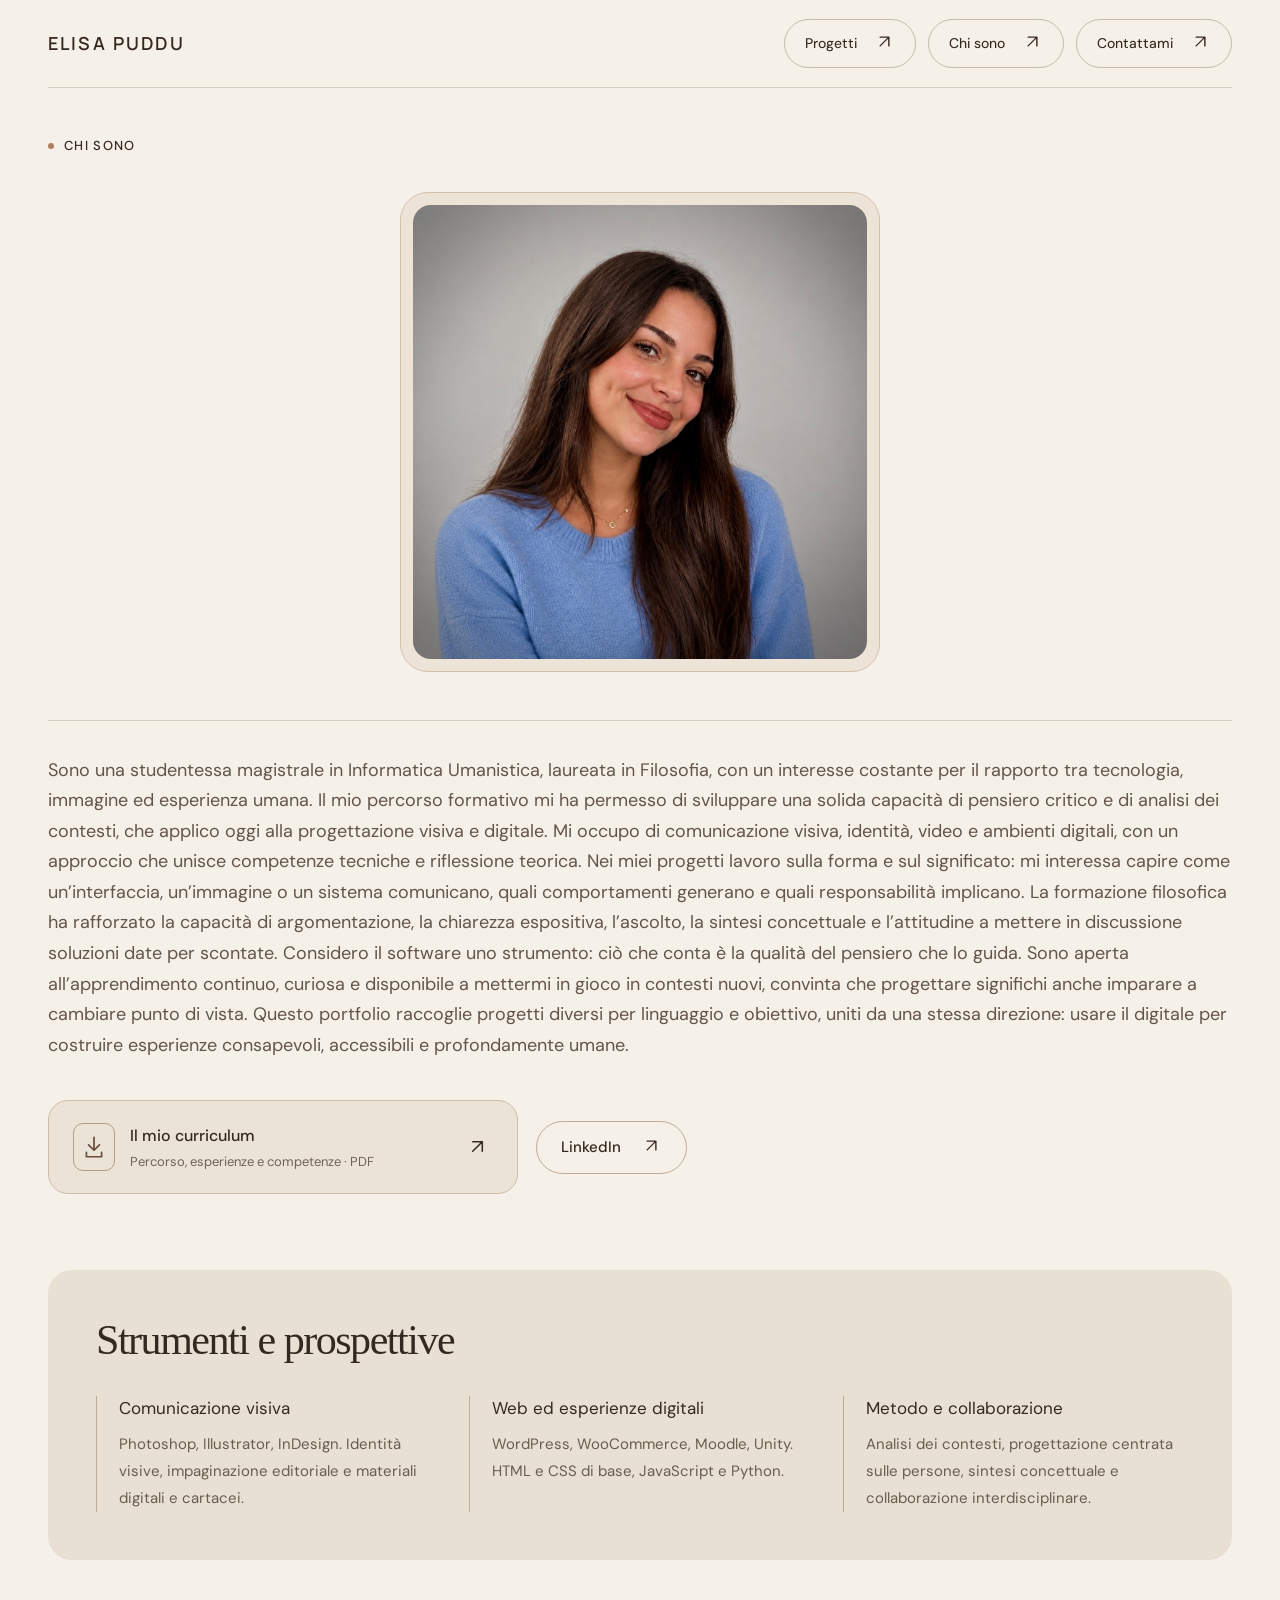
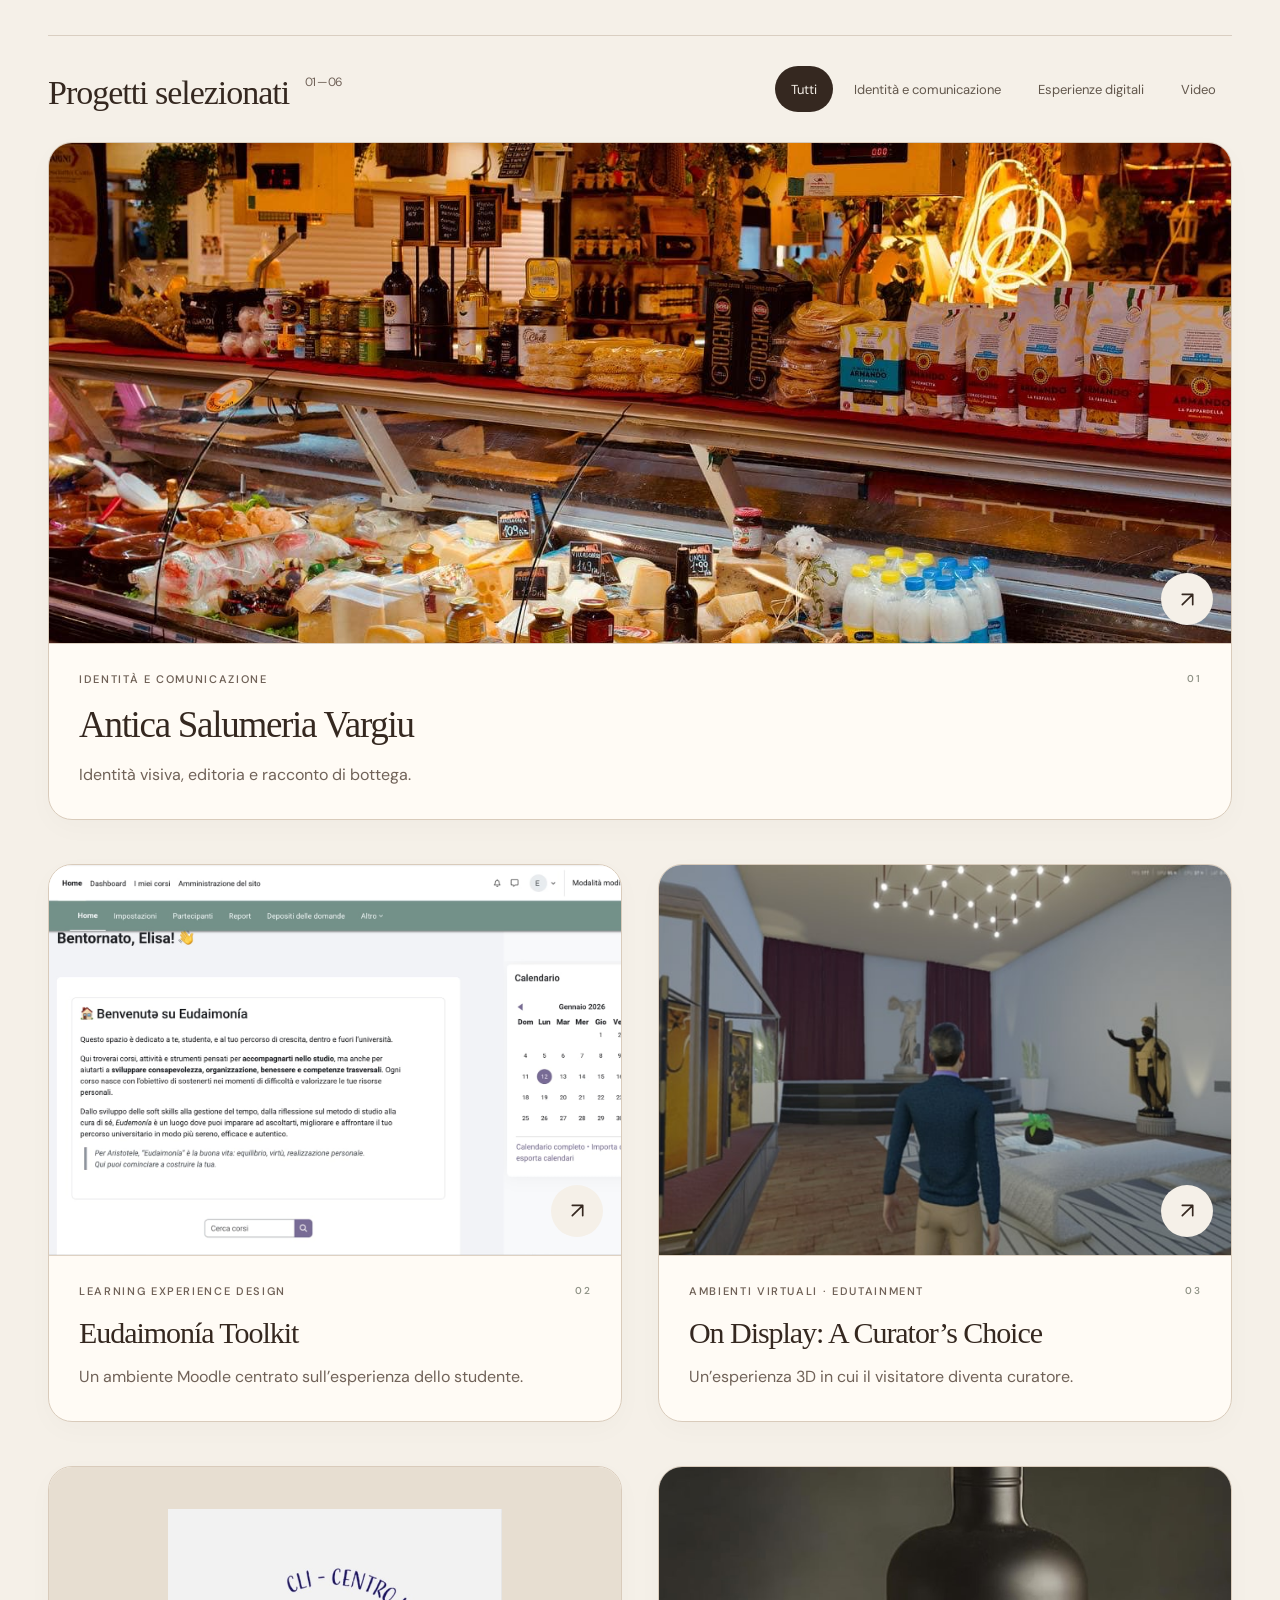
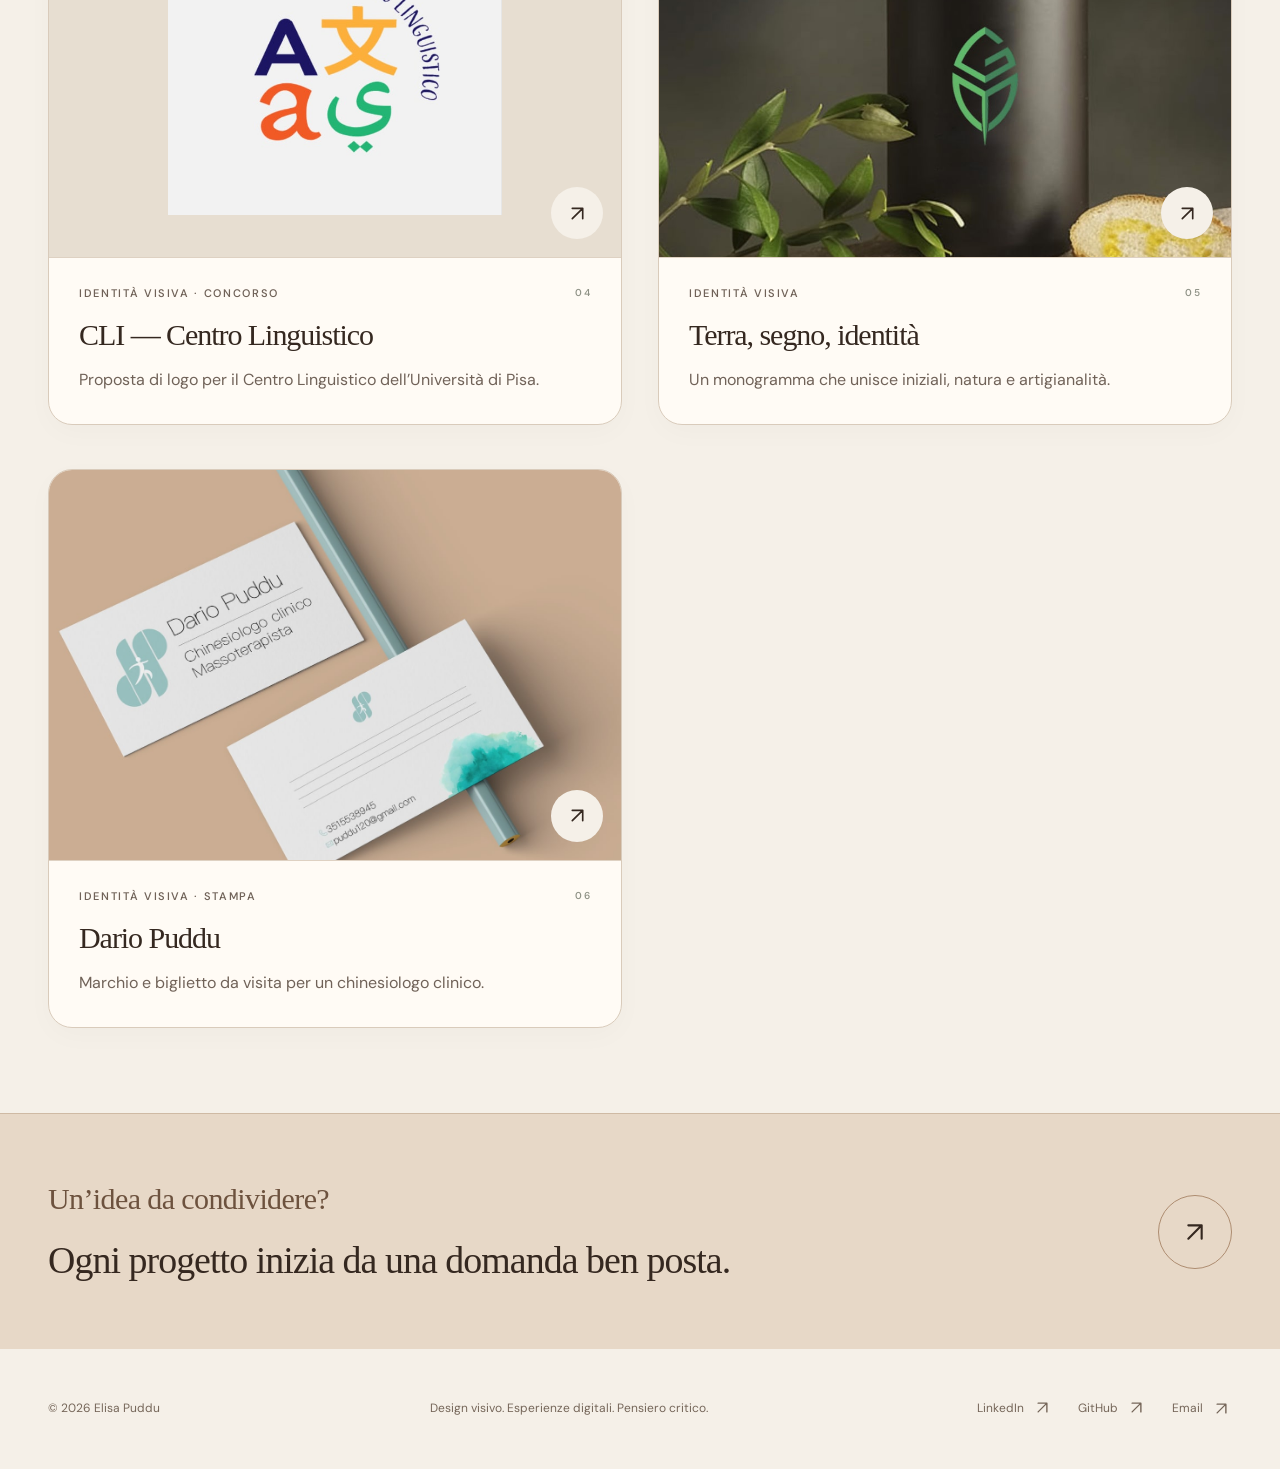
<file: index.html>
<!doctype html>
<html lang="it"><head><meta charset="utf-8"><meta name="viewport" content="width=device-width, initial-scale=1"><title>Elisa Puddu — Design visivo ed esperienze digitali</title><meta name="description" content="Portfolio di Elisa Puddu: identità visive, comunicazione, video e ambienti digitali. Un percorso tra Filosofia e Informatica Umanistica."><meta name="theme-color" content="#f7f5ef"><meta property="og:title" content="Elisa Puddu — Design visivo ed esperienze digitali"><meta property="og:description" content="Portfolio di Elisa Puddu: identità visive, comunicazione, video e ambienti digitali. Un percorso tra Filosofia e Informatica Umanistica."><meta property="og:type" content="website"><link rel="icon" href="assets/favicon.svg" type="image/svg+xml"><link rel="stylesheet" href="styles.css"><link rel="stylesheet" href="warm.css?v=8"><link rel="stylesheet" href="cacao.css?v=7"><script defer src="data.js?v=13"></script><script defer src="app.js?v=13"></script><script defer src="letter.js?v=9"></script></head><body data-page="home"><a class="skip-link" href="#app" style="position:absolute;left:-10000px" onfocus="this.style.left='20px'" onblur="this.style.left='-10000px'">Vai al contenuto</a><div id="app"></div><noscript><main style="padding:40px;font-family:Arial"><h1>Elisa Puddu — Portfolio</h1><p>Identità visive, comunicazione ed esperienze digitali. Per esplorare le gallerie, attiva JavaScript.</p><p><a href="mailto:elisapuddu01@gmail.com">elisapuddu01@gmail.com</a></p></main></noscript></body></html>
</file>
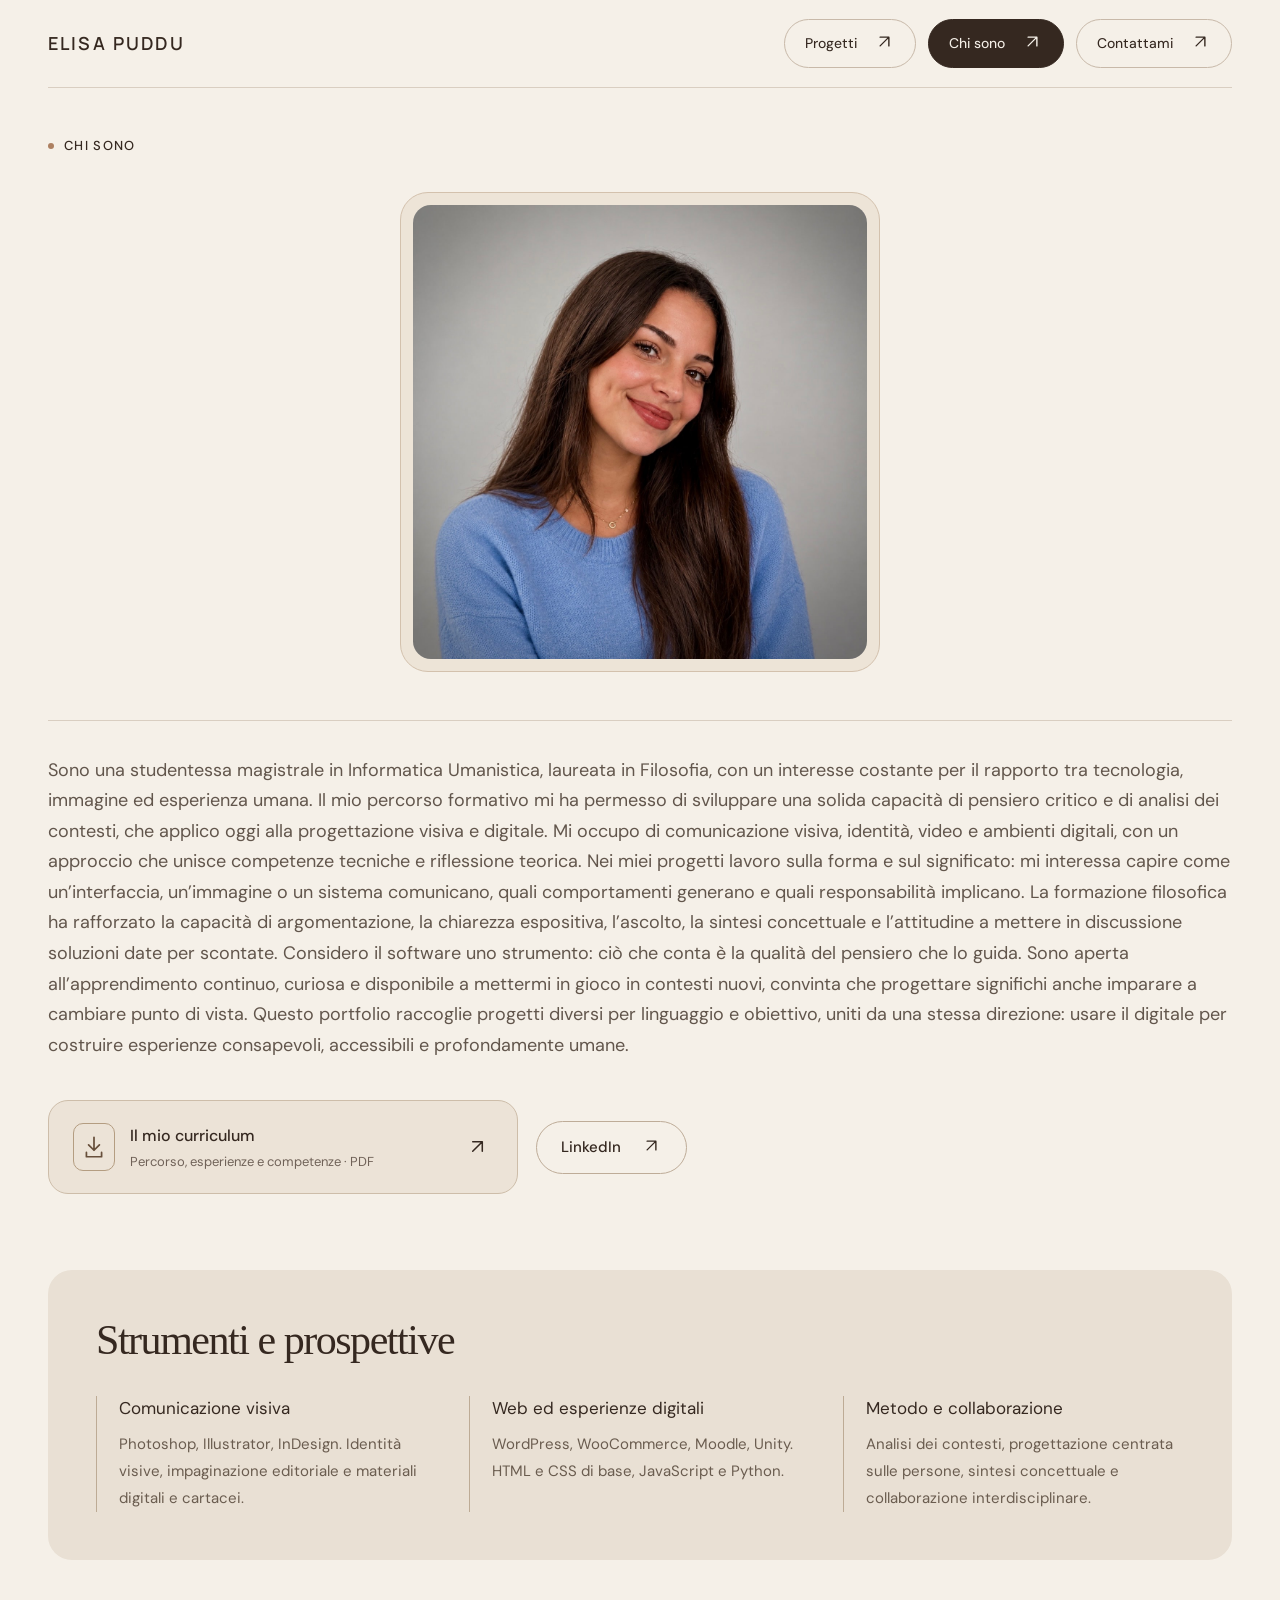
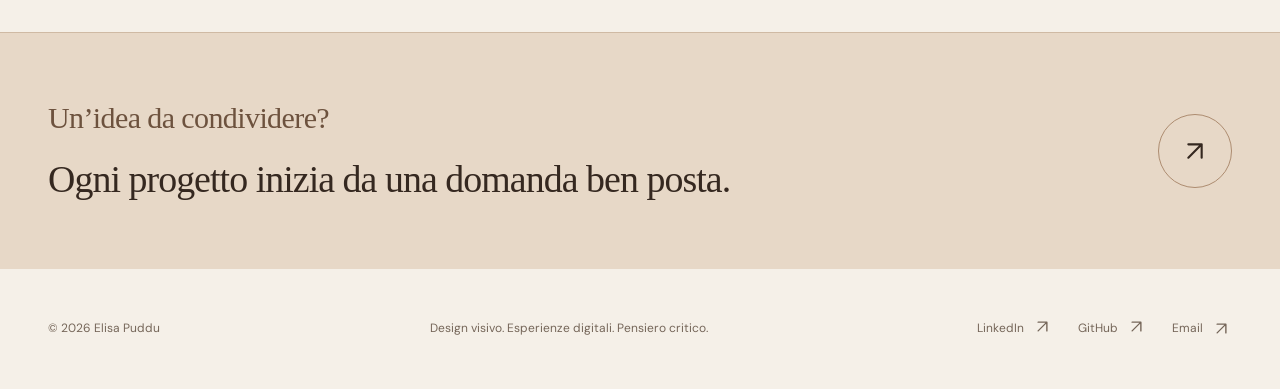
<file: chi-sono.html>
<!doctype html>
<html lang="it"><head><meta charset="utf-8"><meta name="viewport" content="width=device-width, initial-scale=1"><title>Chi sono — Elisa Puddu</title><meta name="description" content="Il percorso di Elisa Puddu, dalla Filosofia all’Informatica Umanistica e alla progettazione visiva e digitale."><meta name="theme-color" content="#f7f5ef"><meta property="og:title" content="Chi sono — Elisa Puddu"><meta property="og:description" content="Il percorso di Elisa Puddu, dalla Filosofia all’Informatica Umanistica e alla progettazione visiva e digitale."><meta property="og:type" content="website"><link rel="icon" href="assets/favicon.svg" type="image/svg+xml"><link rel="stylesheet" href="styles.css"><link rel="stylesheet" href="warm.css?v=8"><link rel="stylesheet" href="cacao.css?v=7"><script defer src="data.js?v=13"></script><script defer src="app.js?v=13"></script><script defer src="letter.js?v=9"></script></head><body data-page="about"><a class="skip-link" href="#app" style="position:absolute;left:-10000px" onfocus="this.style.left='20px'" onblur="this.style.left='-10000px'">Vai al contenuto</a><div id="app"></div><noscript><main style="padding:40px;font-family:Arial"><h1>Elisa Puddu — Portfolio</h1><p>Identità visive, comunicazione ed esperienze digitali. Per esplorare le gallerie, attiva JavaScript.</p><p><a href="mailto:elisapuddu01@gmail.com">elisapuddu01@gmail.com</a></p></main></noscript></body></html>
</file>
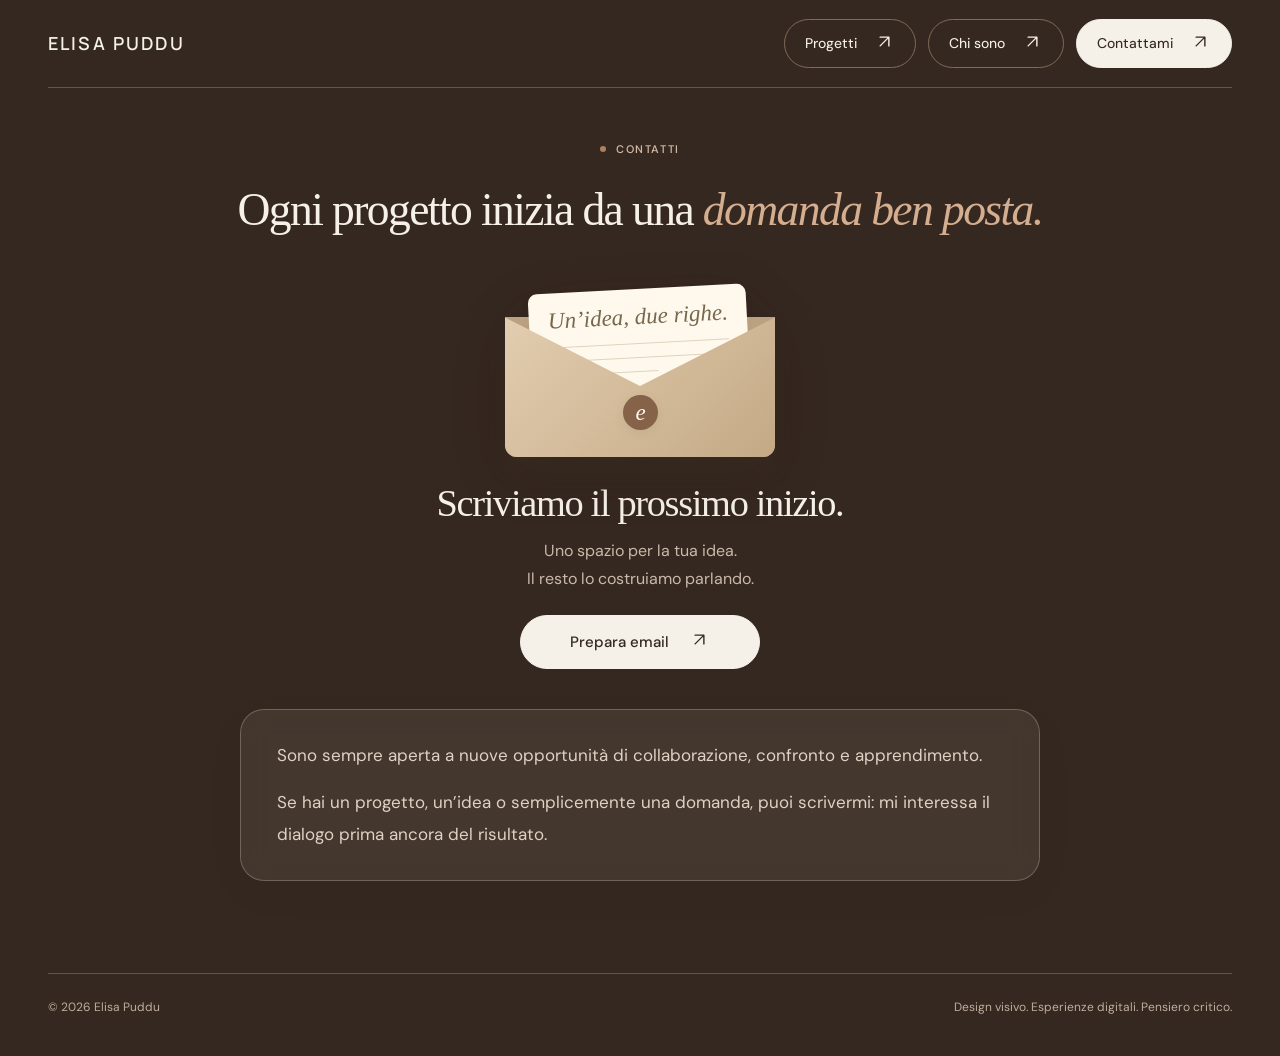
<file: contatti.html>
<!doctype html>
<html lang="it"><head><meta charset="utf-8"><meta name="viewport" content="width=device-width, initial-scale=1"><title>Contatti — Elisa Puddu</title><meta name="description" content="Ogni progetto inizia da una domanda ben posta. Scrivi a Elisa Puddu per collaborazioni, idee e opportunità."><meta name="theme-color" content="#f7f5ef"><meta property="og:title" content="Contatti — Elisa Puddu"><meta property="og:description" content="Ogni progetto inizia da una domanda ben posta. Scrivi a Elisa Puddu per collaborazioni, idee e opportunità."><meta property="og:type" content="website"><link rel="icon" href="assets/favicon.svg" type="image/svg+xml"><link rel="stylesheet" href="styles.css"><link rel="stylesheet" href="warm.css?v=8"><link rel="stylesheet" href="cacao.css?v=7"><script defer src="data.js?v=13"></script><script defer src="app.js?v=13"></script><script defer src="letter.js?v=9"></script></head><body data-page="contact"><a class="skip-link" href="#app" style="position:absolute;left:-10000px" onfocus="this.style.left='20px'" onblur="this.style.left='-10000px'">Vai al contenuto</a><div id="app"></div><noscript><main style="padding:40px;font-family:Arial"><h1>Elisa Puddu — Portfolio</h1><p>Identità visive, comunicazione ed esperienze digitali. Per esplorare le gallerie, attiva JavaScript.</p><p><a href="mailto:elisapuddu01@gmail.com">elisapuddu01@gmail.com</a></p></main></noscript></body></html>
</file>
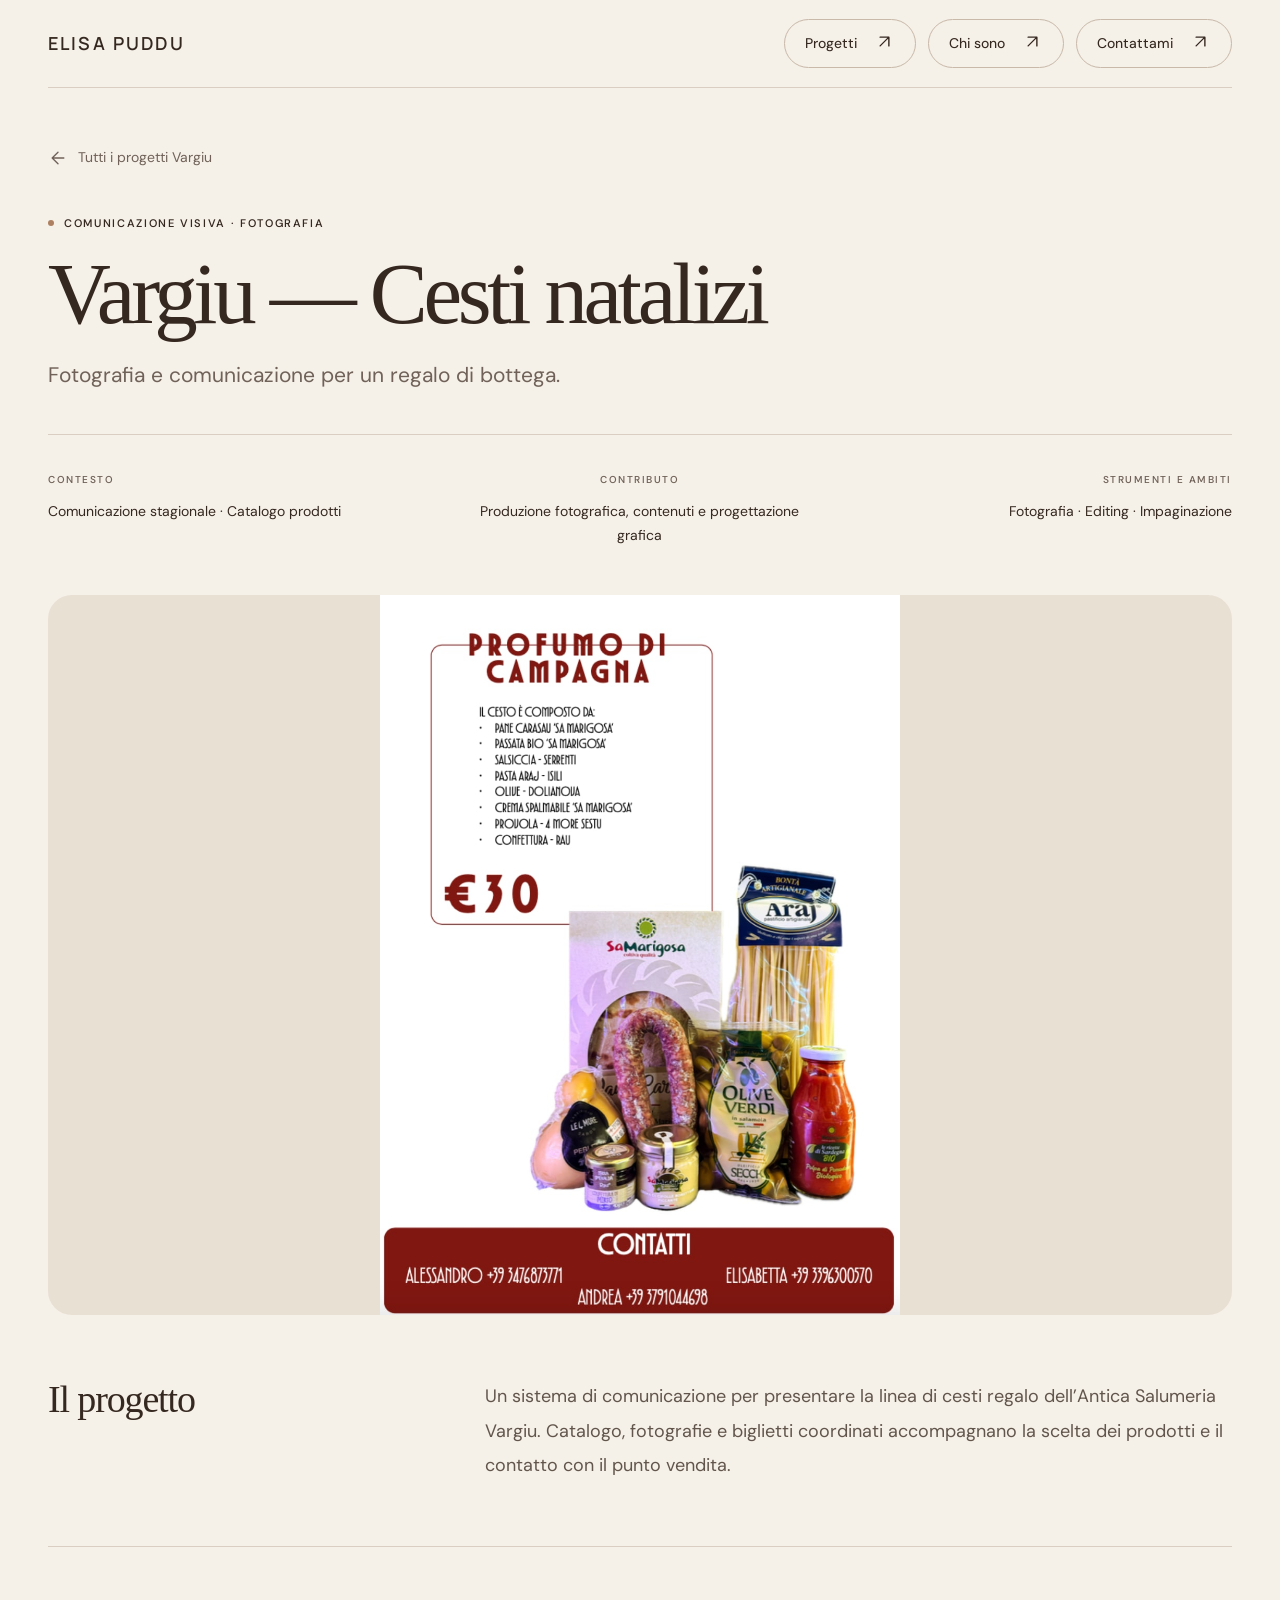
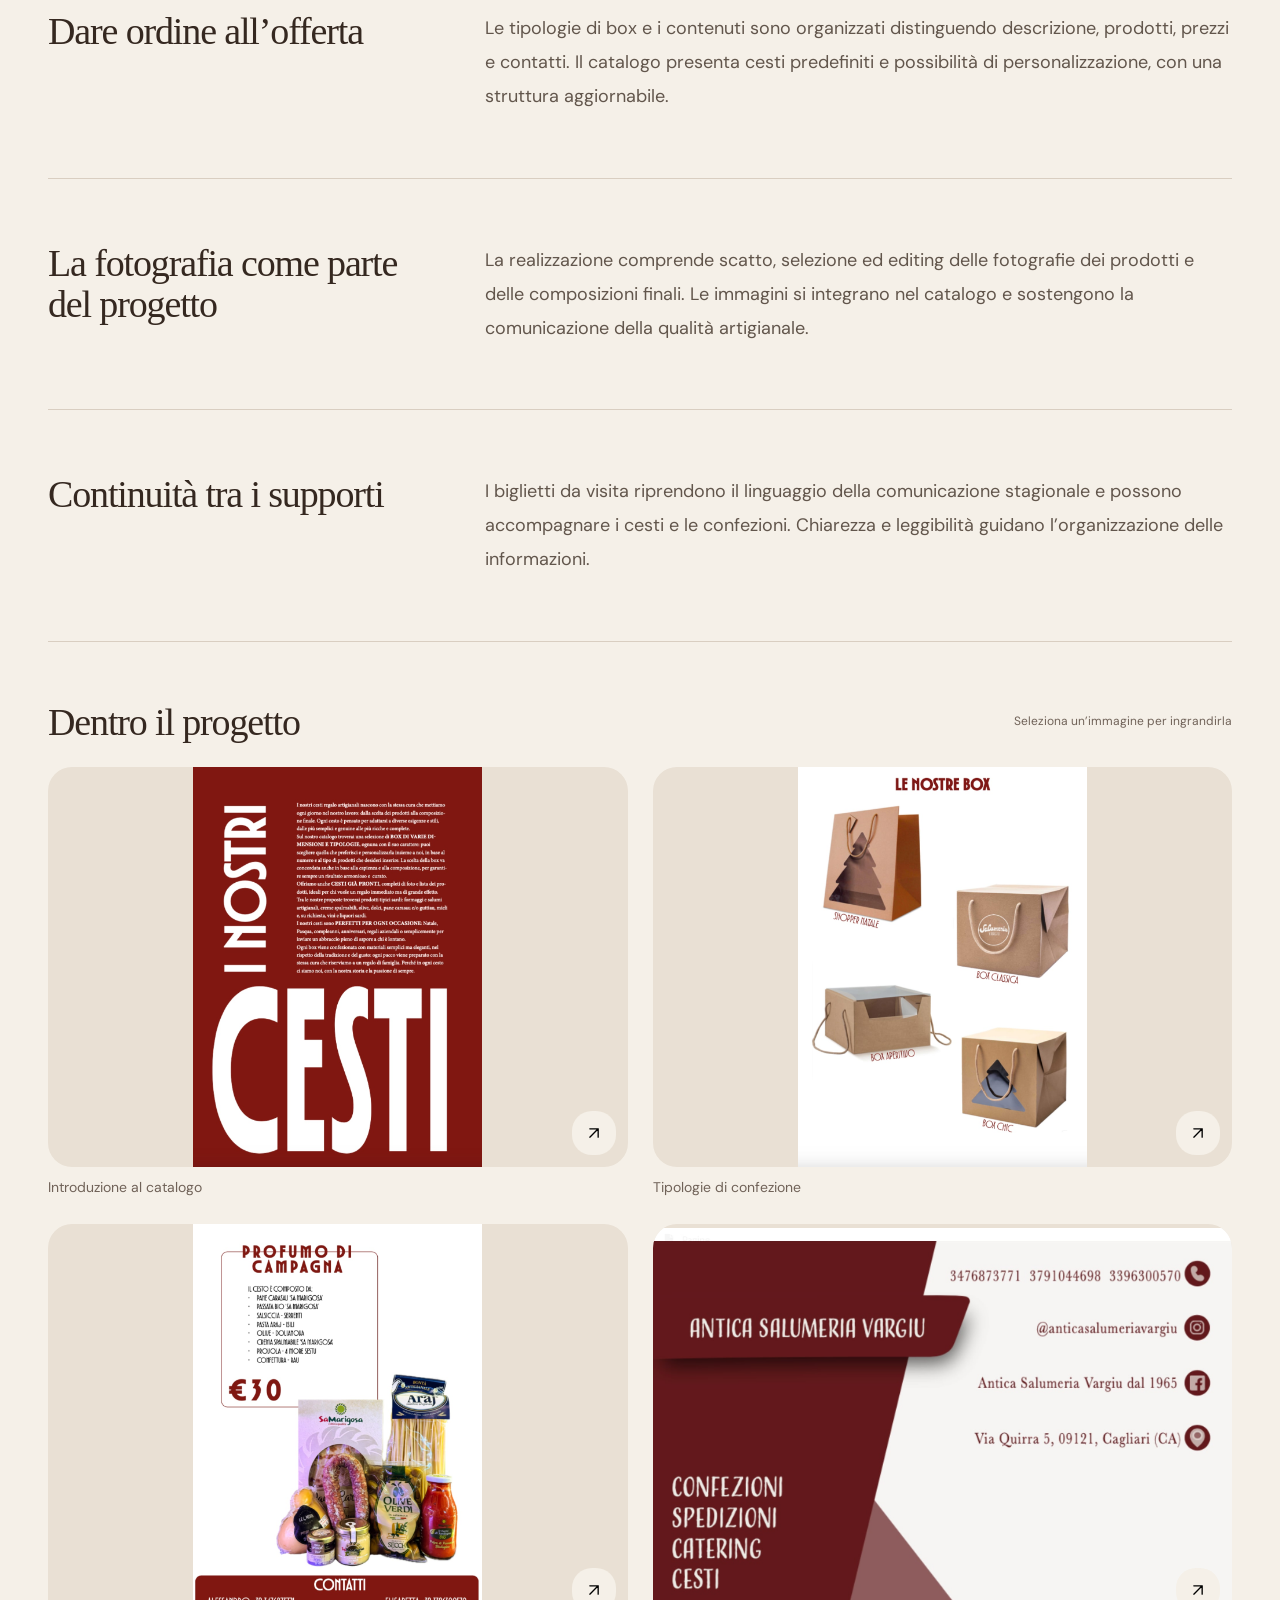
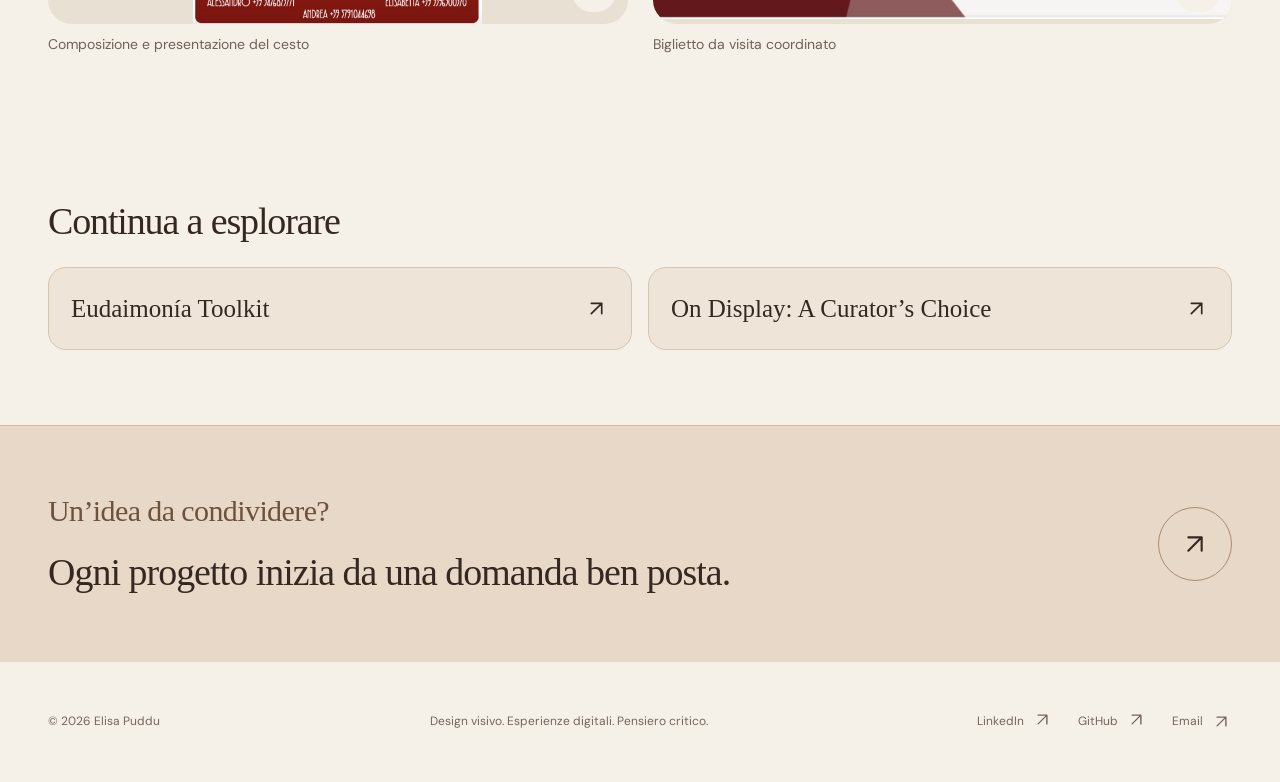
<file: progetto-cesti-natalizi.html>
<!doctype html>
<html lang="it"><head><meta charset="utf-8"><meta name="viewport" content="width=device-width, initial-scale=1"><title>Vargiu — Cesti natalizi — Elisa Puddu</title><meta name="description" content="Catalogo, fotografie e materiali coordinati."><meta name="theme-color" content="#f7f5ef"><meta property="og:title" content="Vargiu — Cesti natalizi — Elisa Puddu"><meta property="og:description" content="Catalogo, fotografie e materiali coordinati."><meta property="og:type" content="website"><link rel="icon" href="assets/favicon.svg" type="image/svg+xml"><link rel="stylesheet" href="styles.css"><link rel="stylesheet" href="warm.css?v=8"><link rel="stylesheet" href="cacao.css?v=7"><script defer src="data.js?v=13"></script><script defer src="app.js?v=13"></script><script defer src="letter.js?v=9"></script></head><body data-page="cesti-natalizi"><a class="skip-link" href="#app" style="position:absolute;left:-10000px" onfocus="this.style.left='20px'" onblur="this.style.left='-10000px'">Vai al contenuto</a><div id="app"></div><noscript><main style="padding:40px;font-family:Arial"><h1>Elisa Puddu — Portfolio</h1><p>Identità visive, comunicazione ed esperienze digitali. Per esplorare le gallerie, attiva JavaScript.</p><p><a href="mailto:elisapuddu01@gmail.com">elisapuddu01@gmail.com</a></p></main></noscript></body></html>
</file>
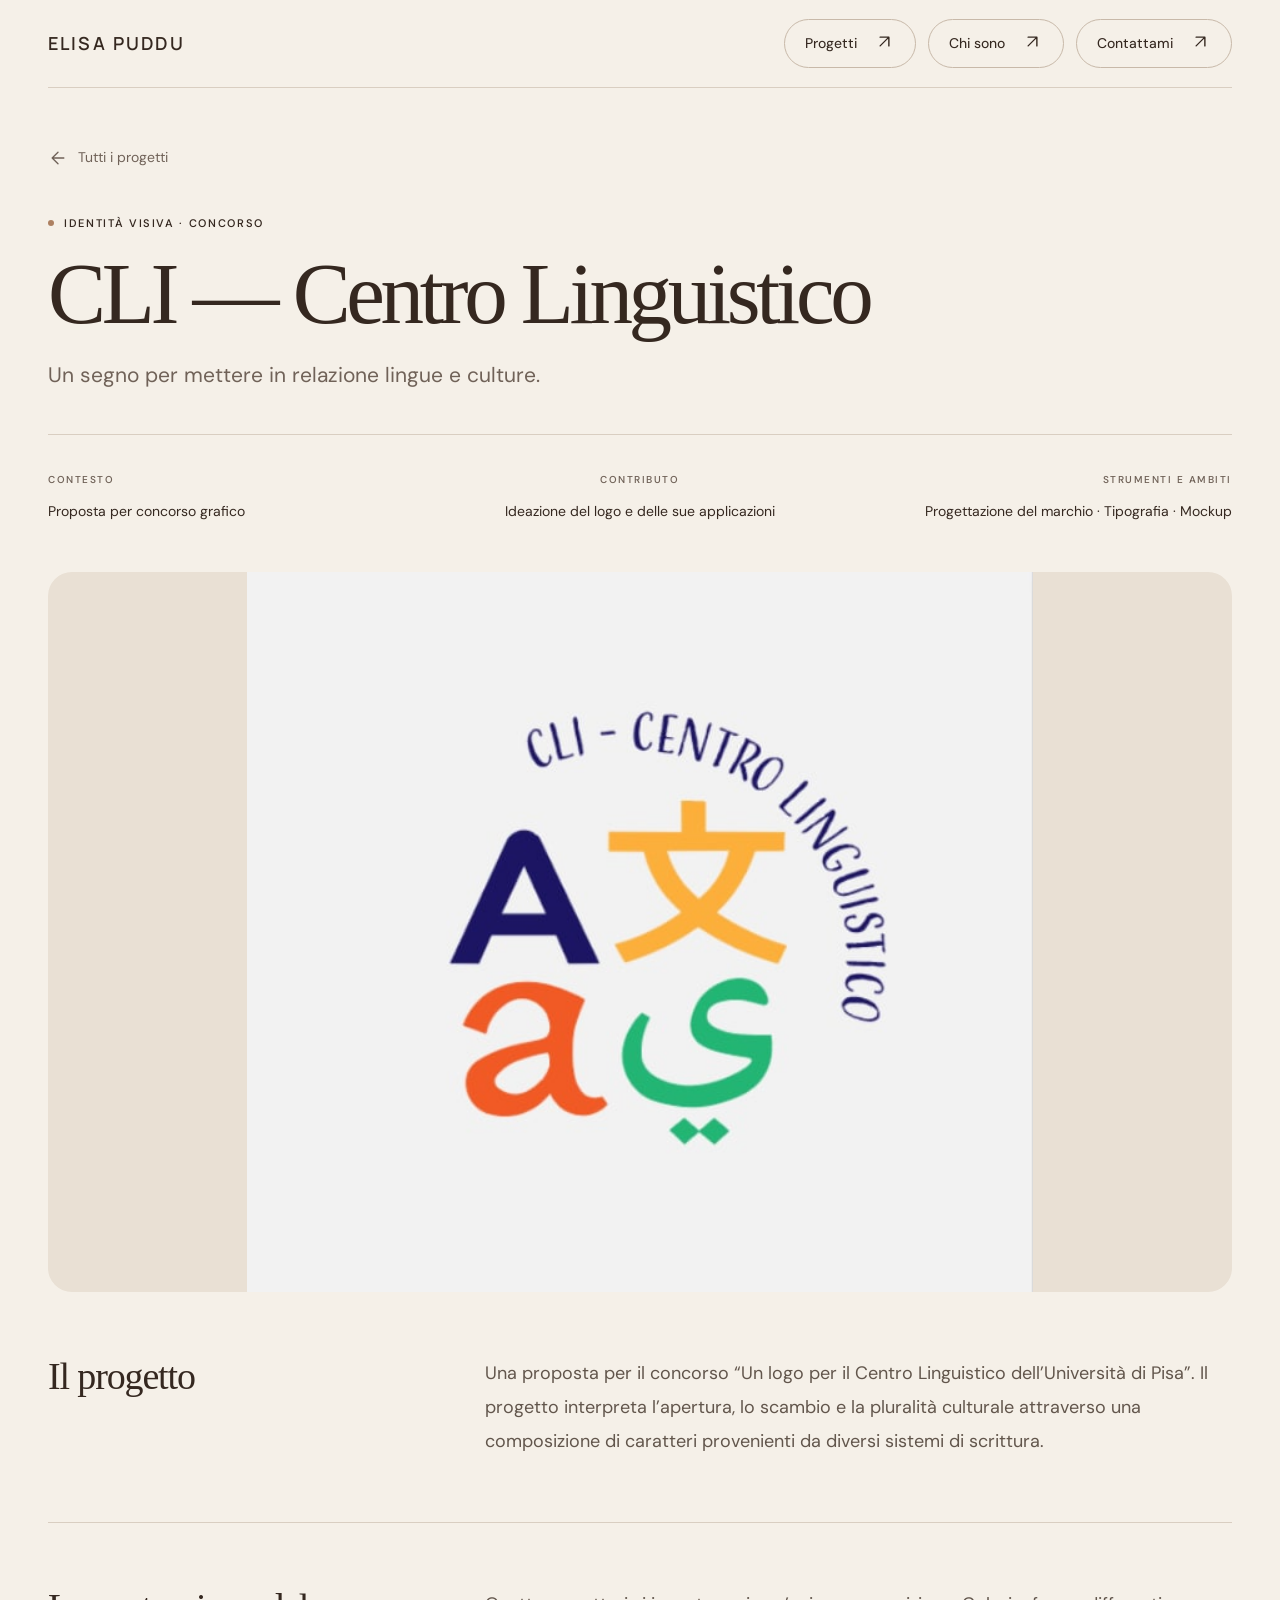
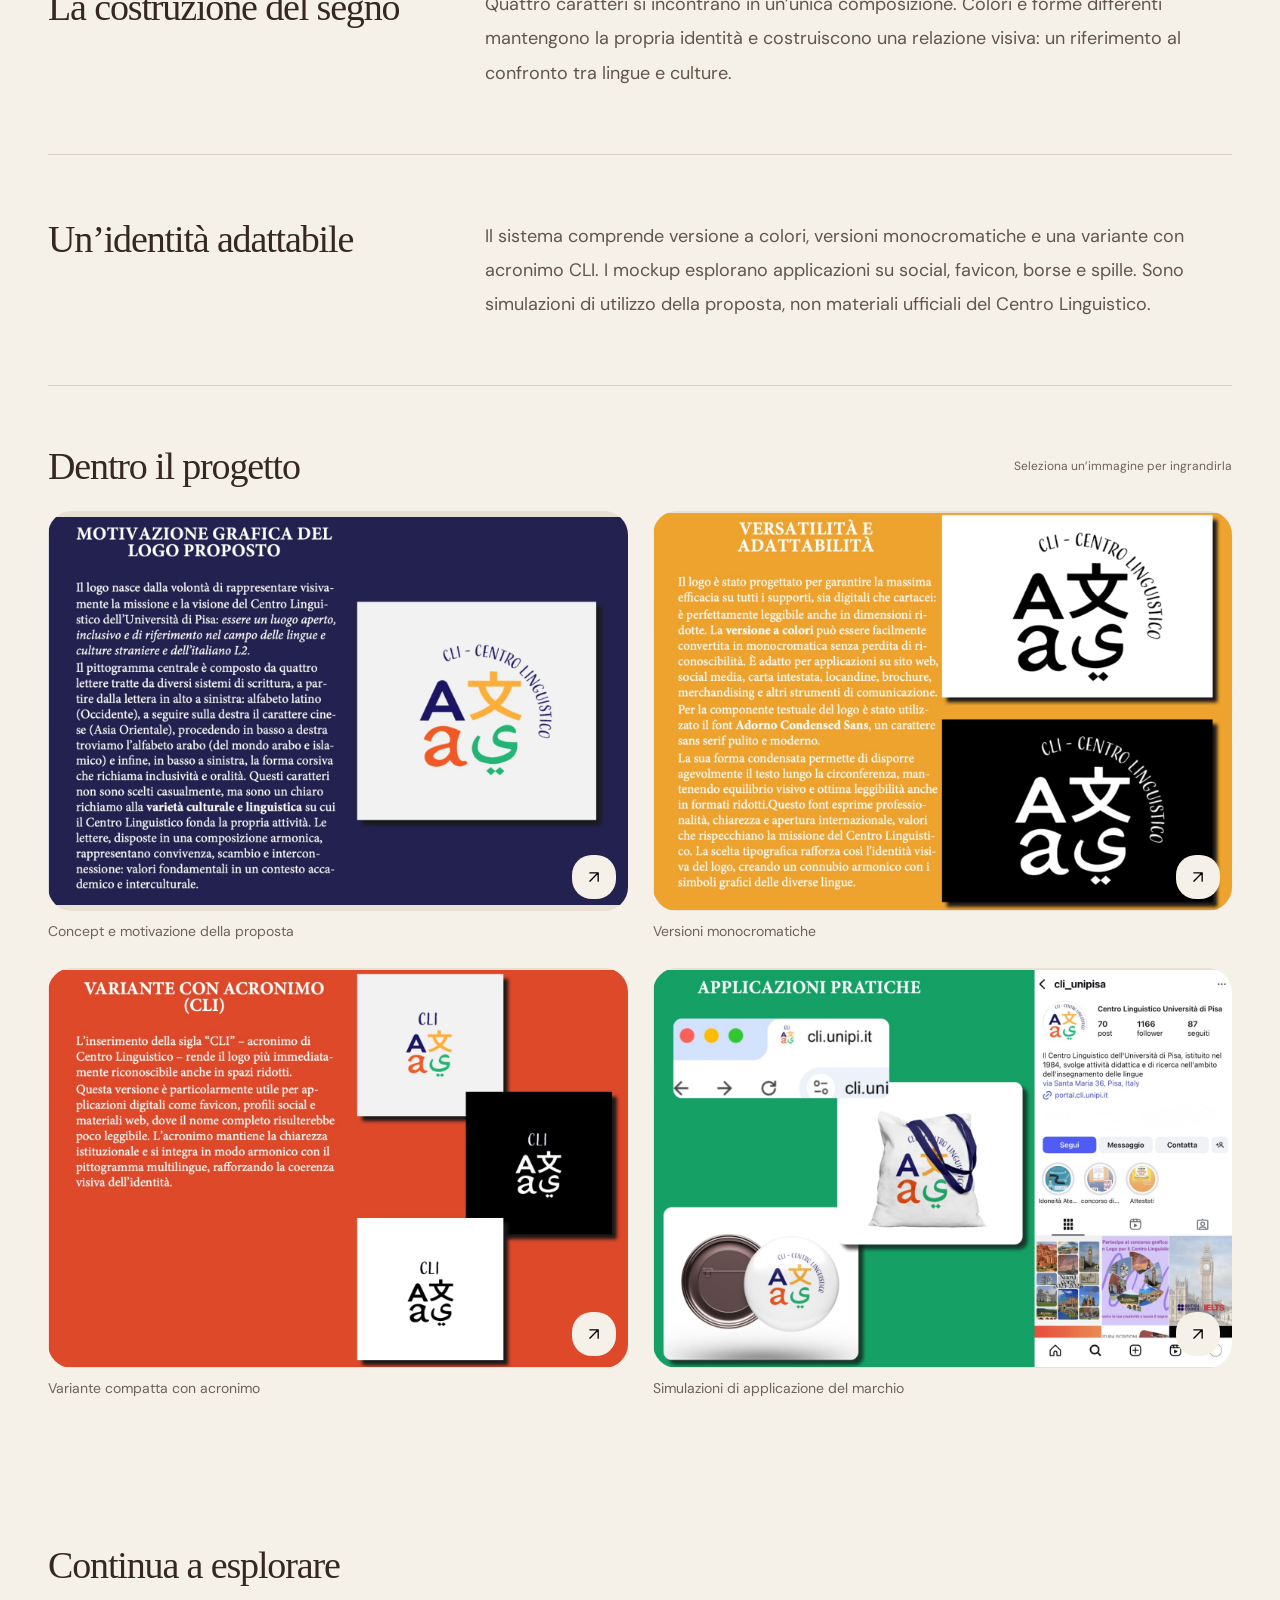
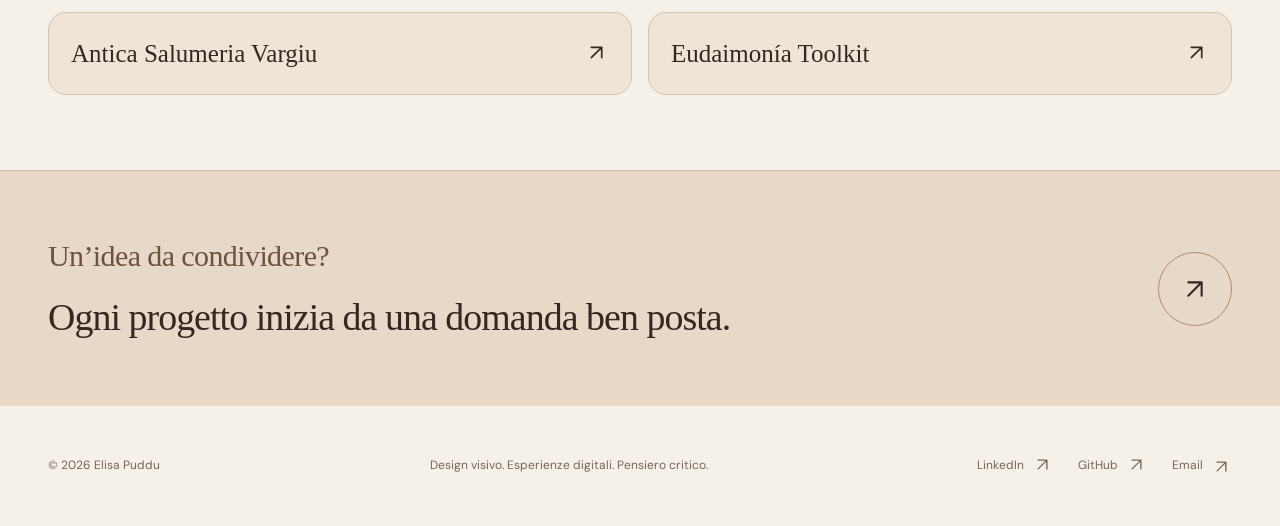
<file: progetto-cli.html>
<!doctype html>
<html lang="it"><head><meta charset="utf-8"><meta name="viewport" content="width=device-width, initial-scale=1"><title>CLI — Centro Linguistico — Elisa Puddu</title><meta name="description" content="Proposta di logo per il Centro Linguistico dell’Università di Pisa."><meta name="theme-color" content="#f7f5ef"><meta property="og:title" content="CLI — Centro Linguistico — Elisa Puddu"><meta property="og:description" content="Proposta di logo per il Centro Linguistico dell’Università di Pisa."><meta property="og:type" content="website"><link rel="icon" href="assets/favicon.svg" type="image/svg+xml"><link rel="stylesheet" href="styles.css"><link rel="stylesheet" href="warm.css?v=8"><link rel="stylesheet" href="cacao.css?v=7"><script defer src="data.js?v=13"></script><script defer src="app.js?v=13"></script><script defer src="letter.js?v=9"></script></head><body data-page="cli"><a class="skip-link" href="#app" style="position:absolute;left:-10000px" onfocus="this.style.left='20px'" onblur="this.style.left='-10000px'">Vai al contenuto</a><div id="app"></div><noscript><main style="padding:40px;font-family:Arial"><h1>Elisa Puddu — Portfolio</h1><p>Identità visive, comunicazione ed esperienze digitali. Per esplorare le gallerie, attiva JavaScript.</p><p><a href="mailto:elisapuddu01@gmail.com">elisapuddu01@gmail.com</a></p></main></noscript></body></html>
</file>
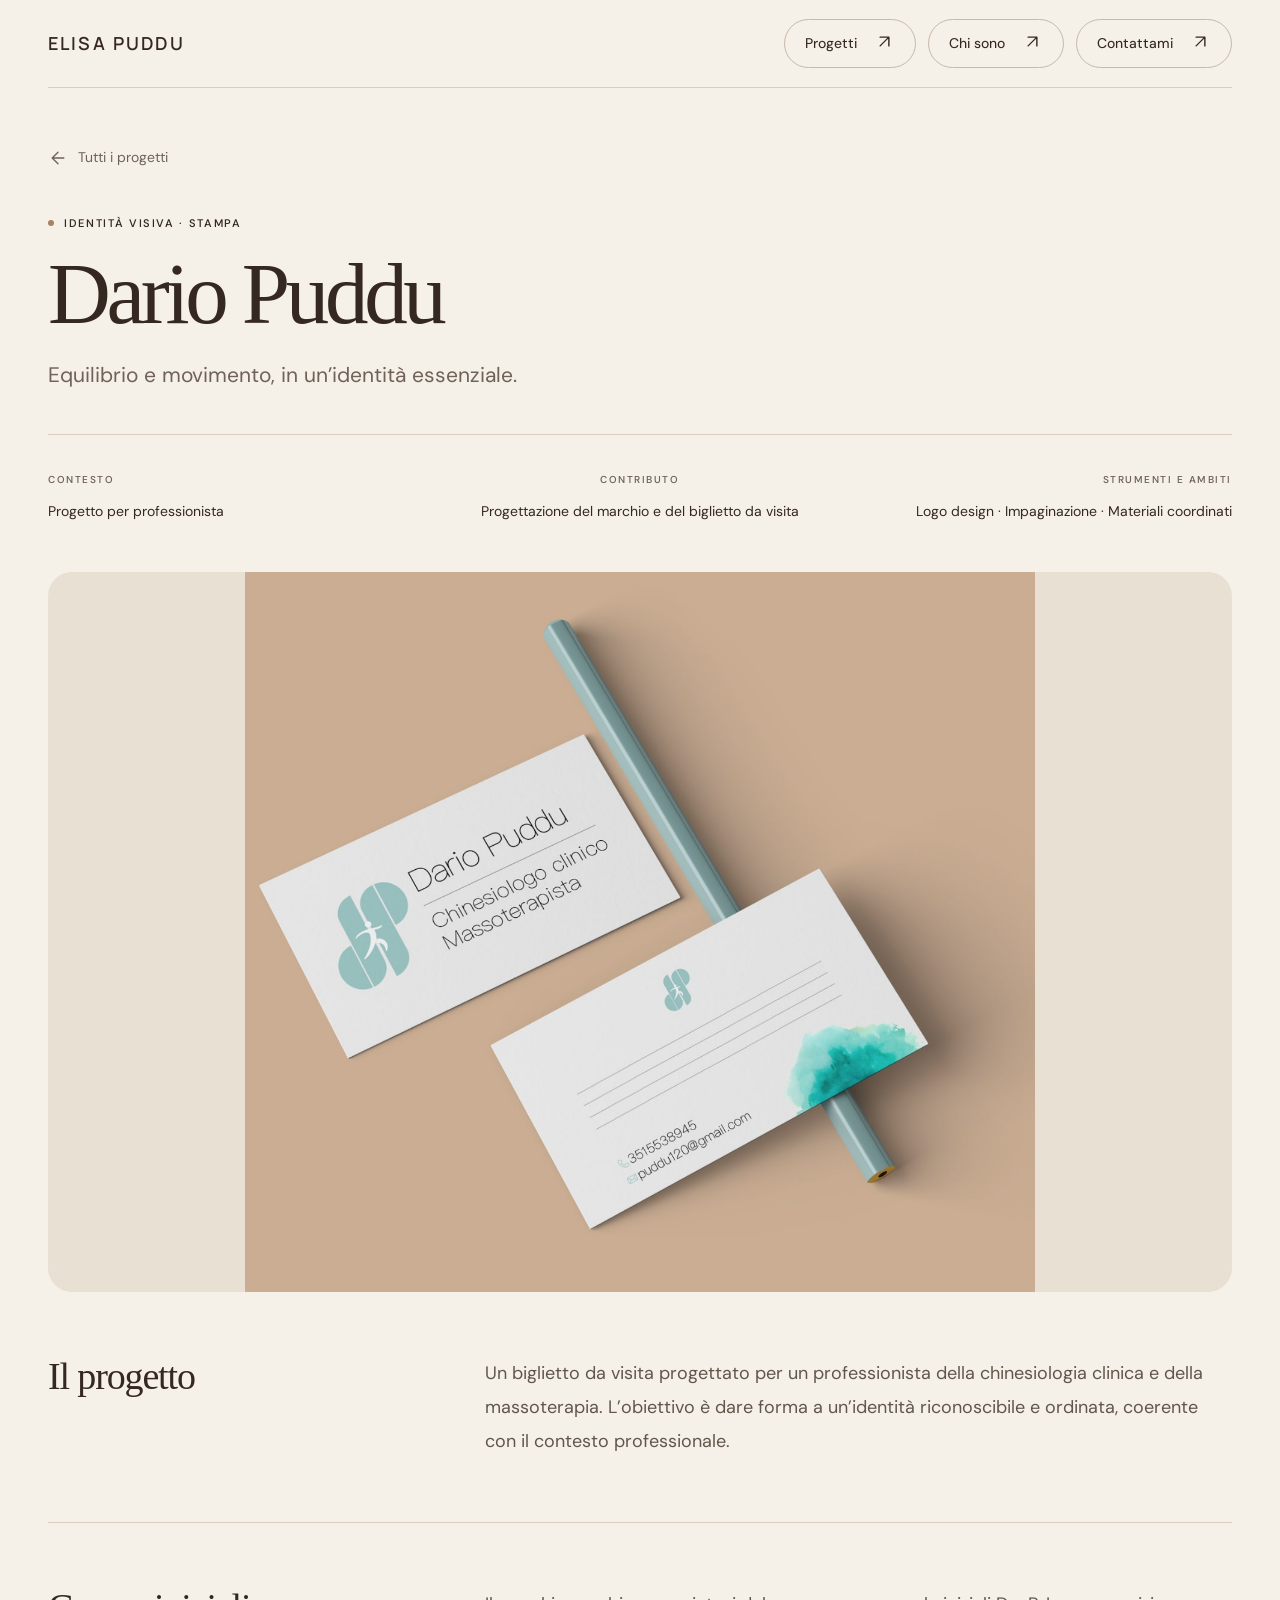
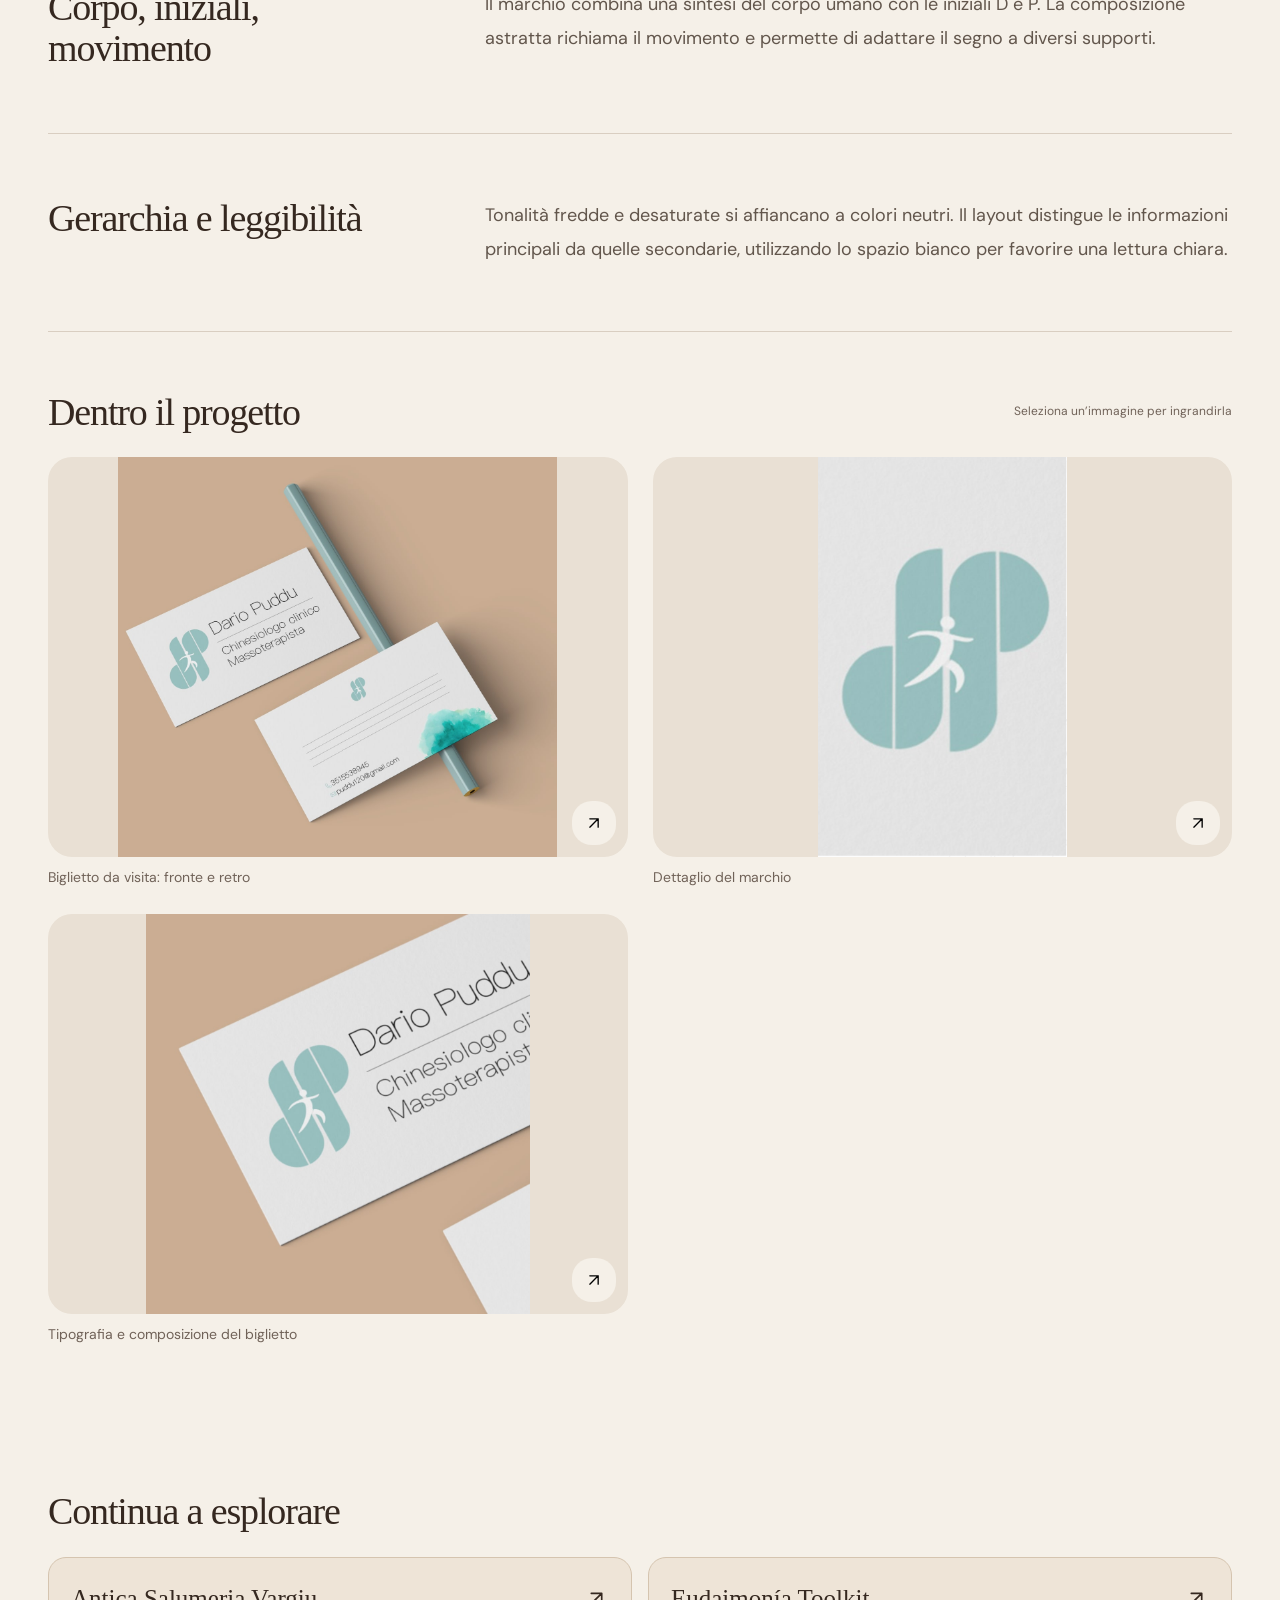
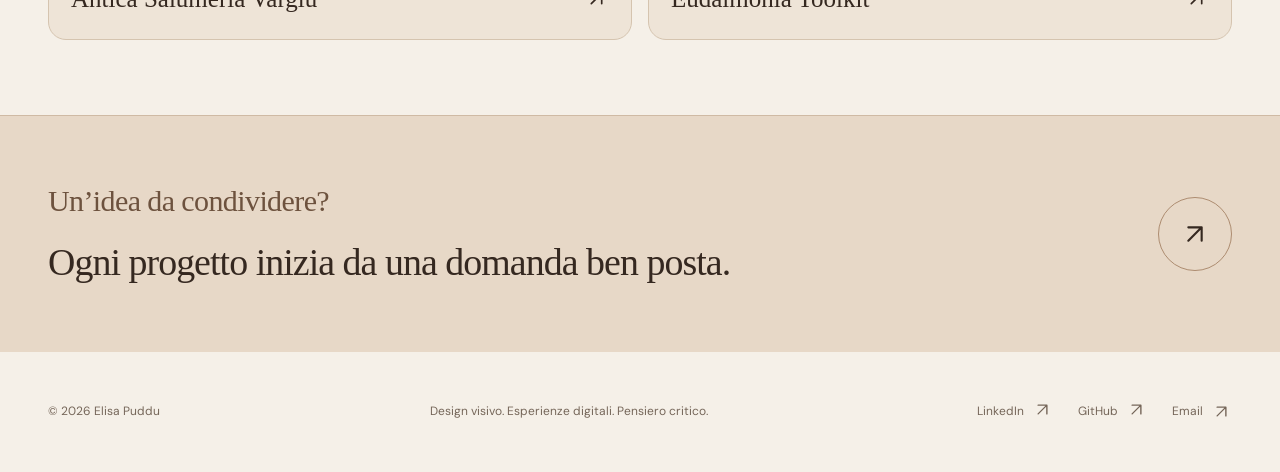
<file: progetto-dario-puddu.html>
<!doctype html>
<html lang="it"><head><meta charset="utf-8"><meta name="viewport" content="width=device-width, initial-scale=1"><title>Dario Puddu — Elisa Puddu</title><meta name="description" content="Marchio e biglietto da visita per un chinesiologo clinico."><meta name="theme-color" content="#f7f5ef"><meta property="og:title" content="Dario Puddu — Elisa Puddu"><meta property="og:description" content="Marchio e biglietto da visita per un chinesiologo clinico."><meta property="og:type" content="website"><link rel="icon" href="assets/favicon.svg" type="image/svg+xml"><link rel="stylesheet" href="styles.css"><link rel="stylesheet" href="warm.css?v=8"><link rel="stylesheet" href="cacao.css?v=7"><script defer src="data.js?v=13"></script><script defer src="app.js?v=13"></script><script defer src="letter.js?v=9"></script></head><body data-page="dario-puddu"><a class="skip-link" href="#app" style="position:absolute;left:-10000px" onfocus="this.style.left='20px'" onblur="this.style.left='-10000px'">Vai al contenuto</a><div id="app"></div><noscript><main style="padding:40px;font-family:Arial"><h1>Elisa Puddu — Portfolio</h1><p>Identità visive, comunicazione ed esperienze digitali. Per esplorare le gallerie, attiva JavaScript.</p><p><a href="mailto:elisapuddu01@gmail.com">elisapuddu01@gmail.com</a></p></main></noscript></body></html>
</file>
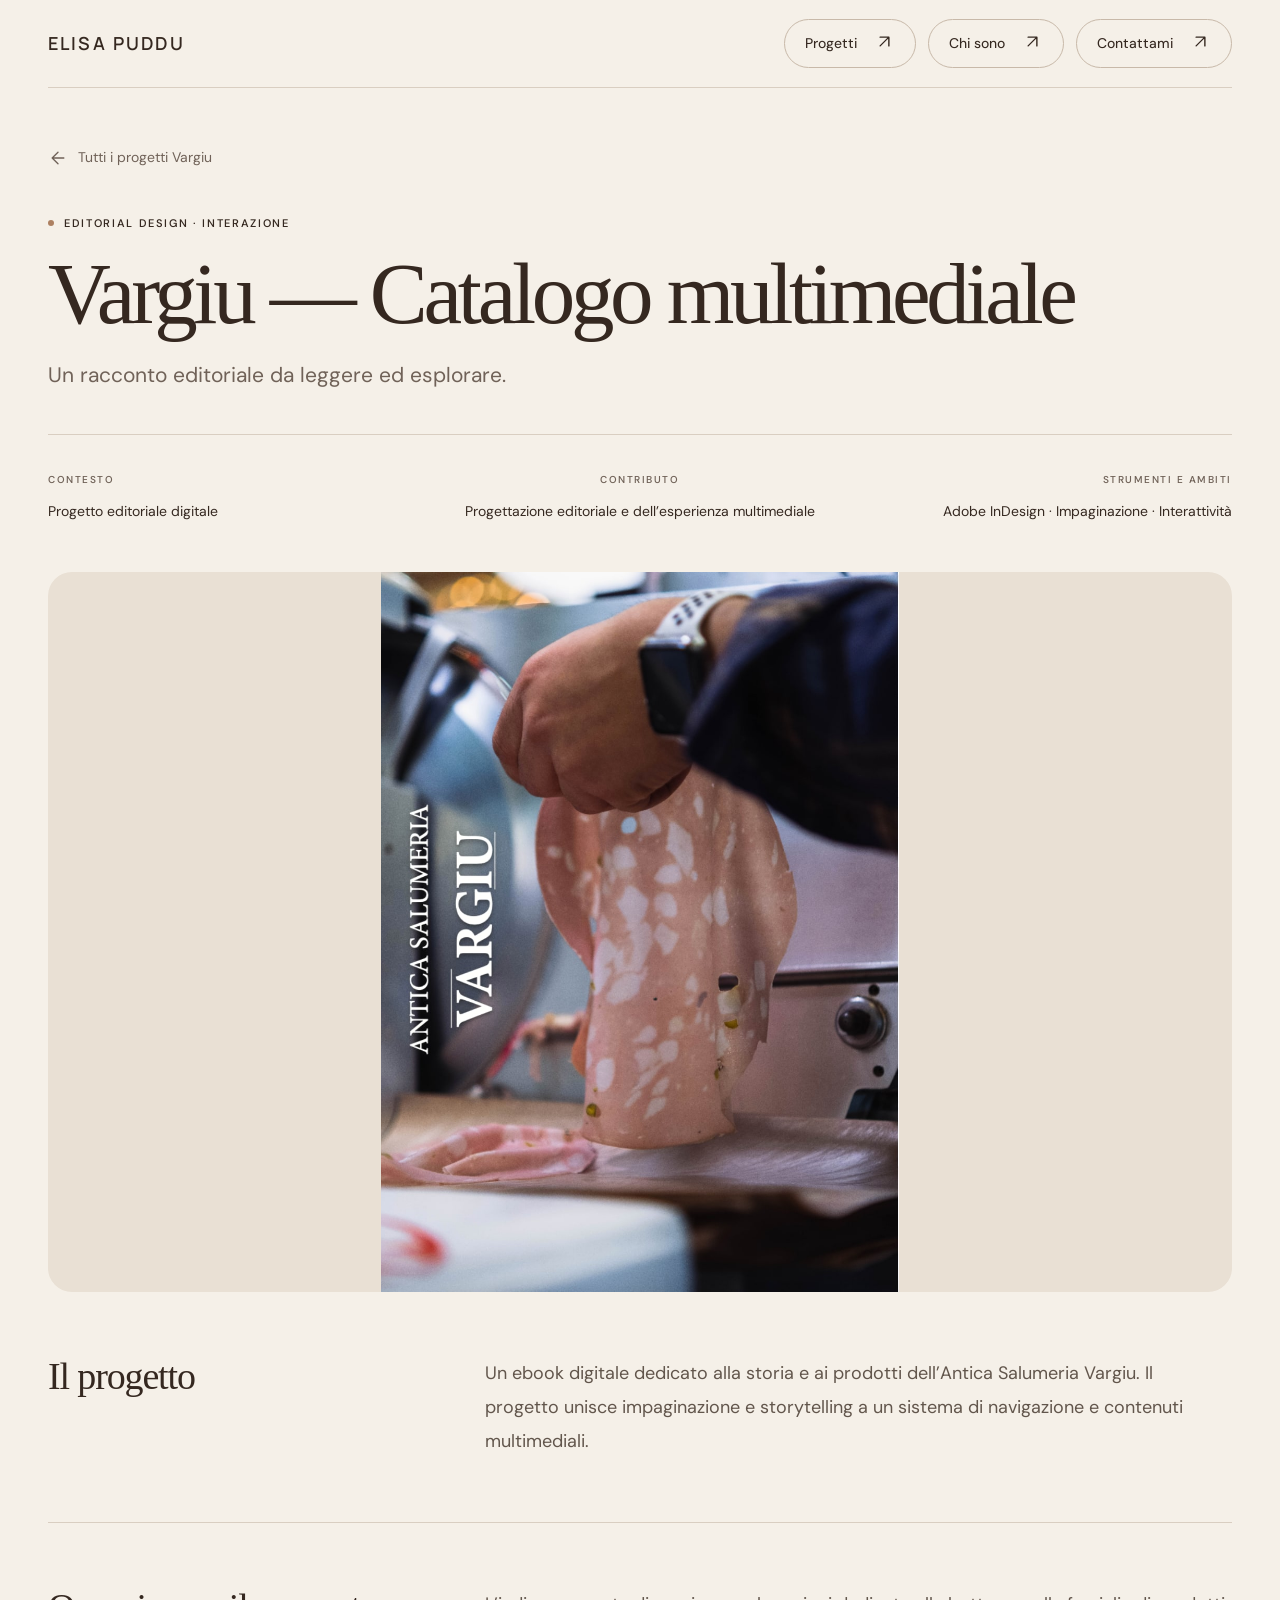
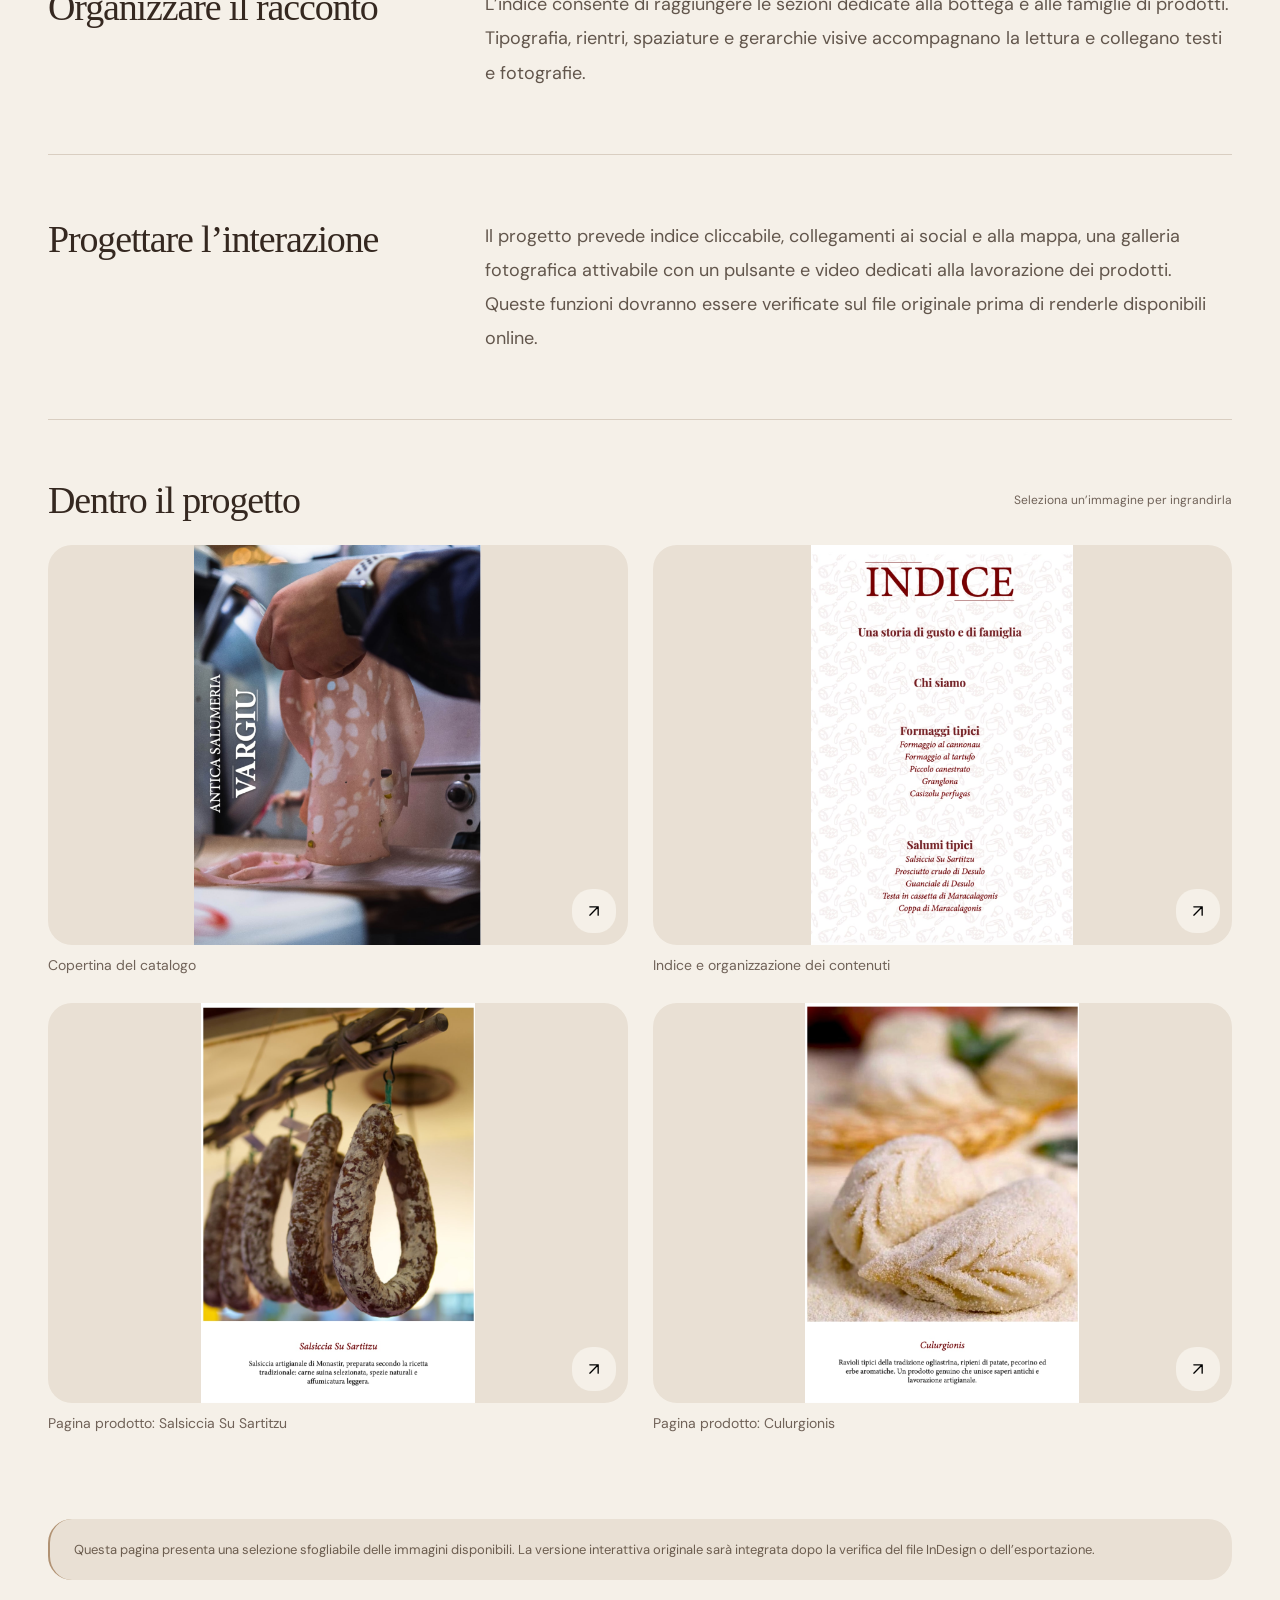
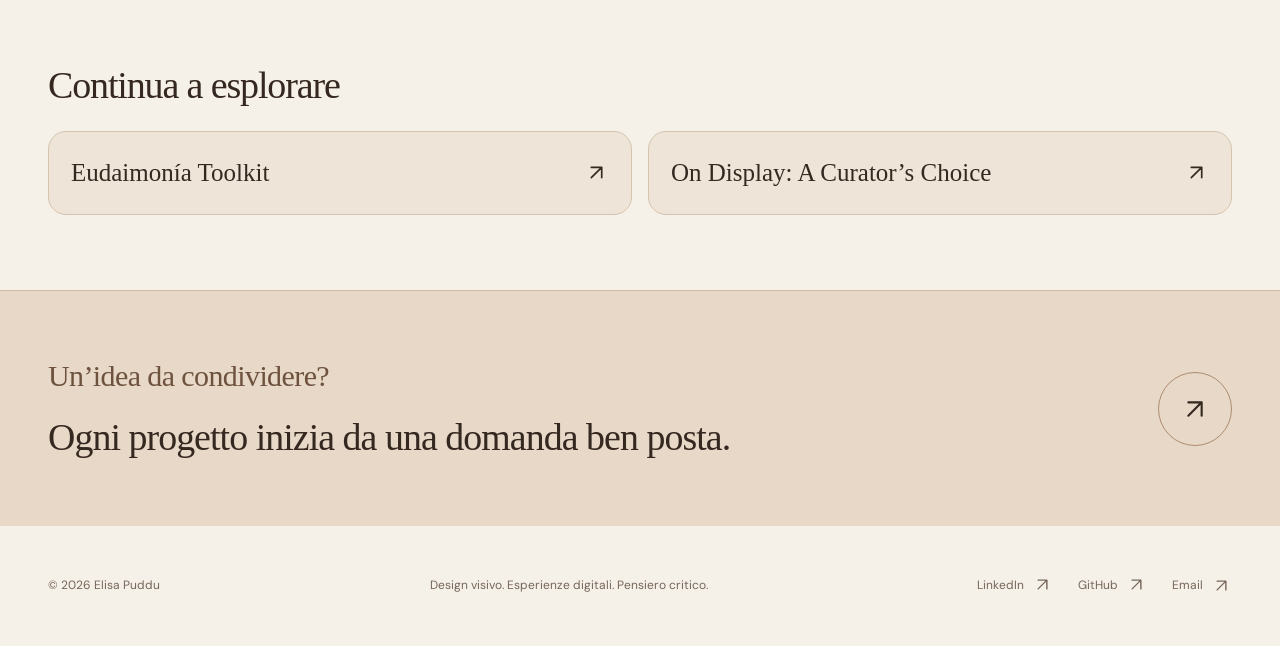
<file: progetto-ebook-vargiu.html>
<!doctype html>
<html lang="it"><head><meta charset="utf-8"><meta name="viewport" content="width=device-width, initial-scale=1"><title>Vargiu — Catalogo multimediale — Elisa Puddu</title><meta name="description" content="Un ebook progettato in InDesign."><meta name="theme-color" content="#f7f5ef"><meta property="og:title" content="Vargiu — Catalogo multimediale — Elisa Puddu"><meta property="og:description" content="Un ebook progettato in InDesign."><meta property="og:type" content="website"><link rel="icon" href="assets/favicon.svg" type="image/svg+xml"><link rel="stylesheet" href="styles.css"><link rel="stylesheet" href="warm.css?v=8"><link rel="stylesheet" href="cacao.css?v=7"><script defer src="data.js?v=13"></script><script defer src="app.js?v=13"></script><script defer src="letter.js?v=9"></script></head><body data-page="ebook-vargiu"><a class="skip-link" href="#app" style="position:absolute;left:-10000px" onfocus="this.style.left='20px'" onblur="this.style.left='-10000px'">Vai al contenuto</a><div id="app"></div><noscript><main style="padding:40px;font-family:Arial"><h1>Elisa Puddu — Portfolio</h1><p>Identità visive, comunicazione ed esperienze digitali. Per esplorare le gallerie, attiva JavaScript.</p><p><a href="mailto:elisapuddu01@gmail.com">elisapuddu01@gmail.com</a></p></main></noscript></body></html>
</file>
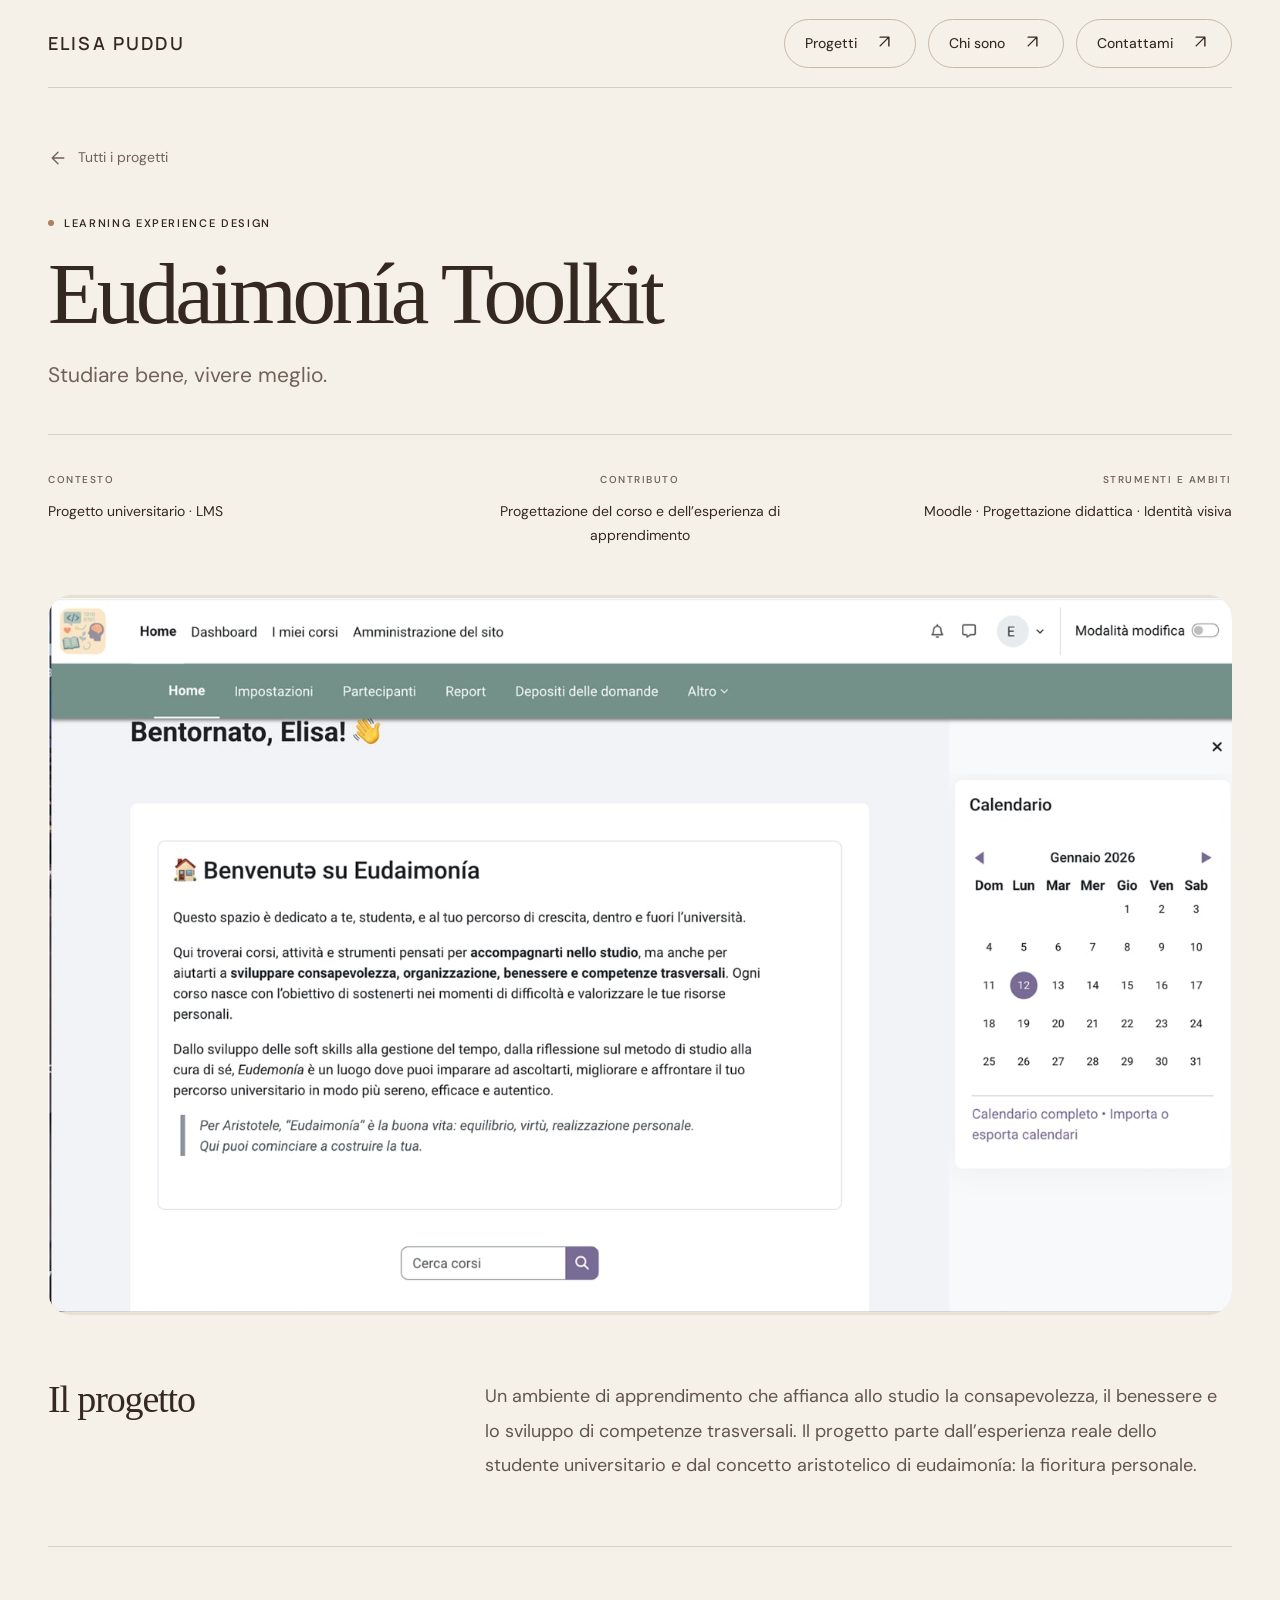
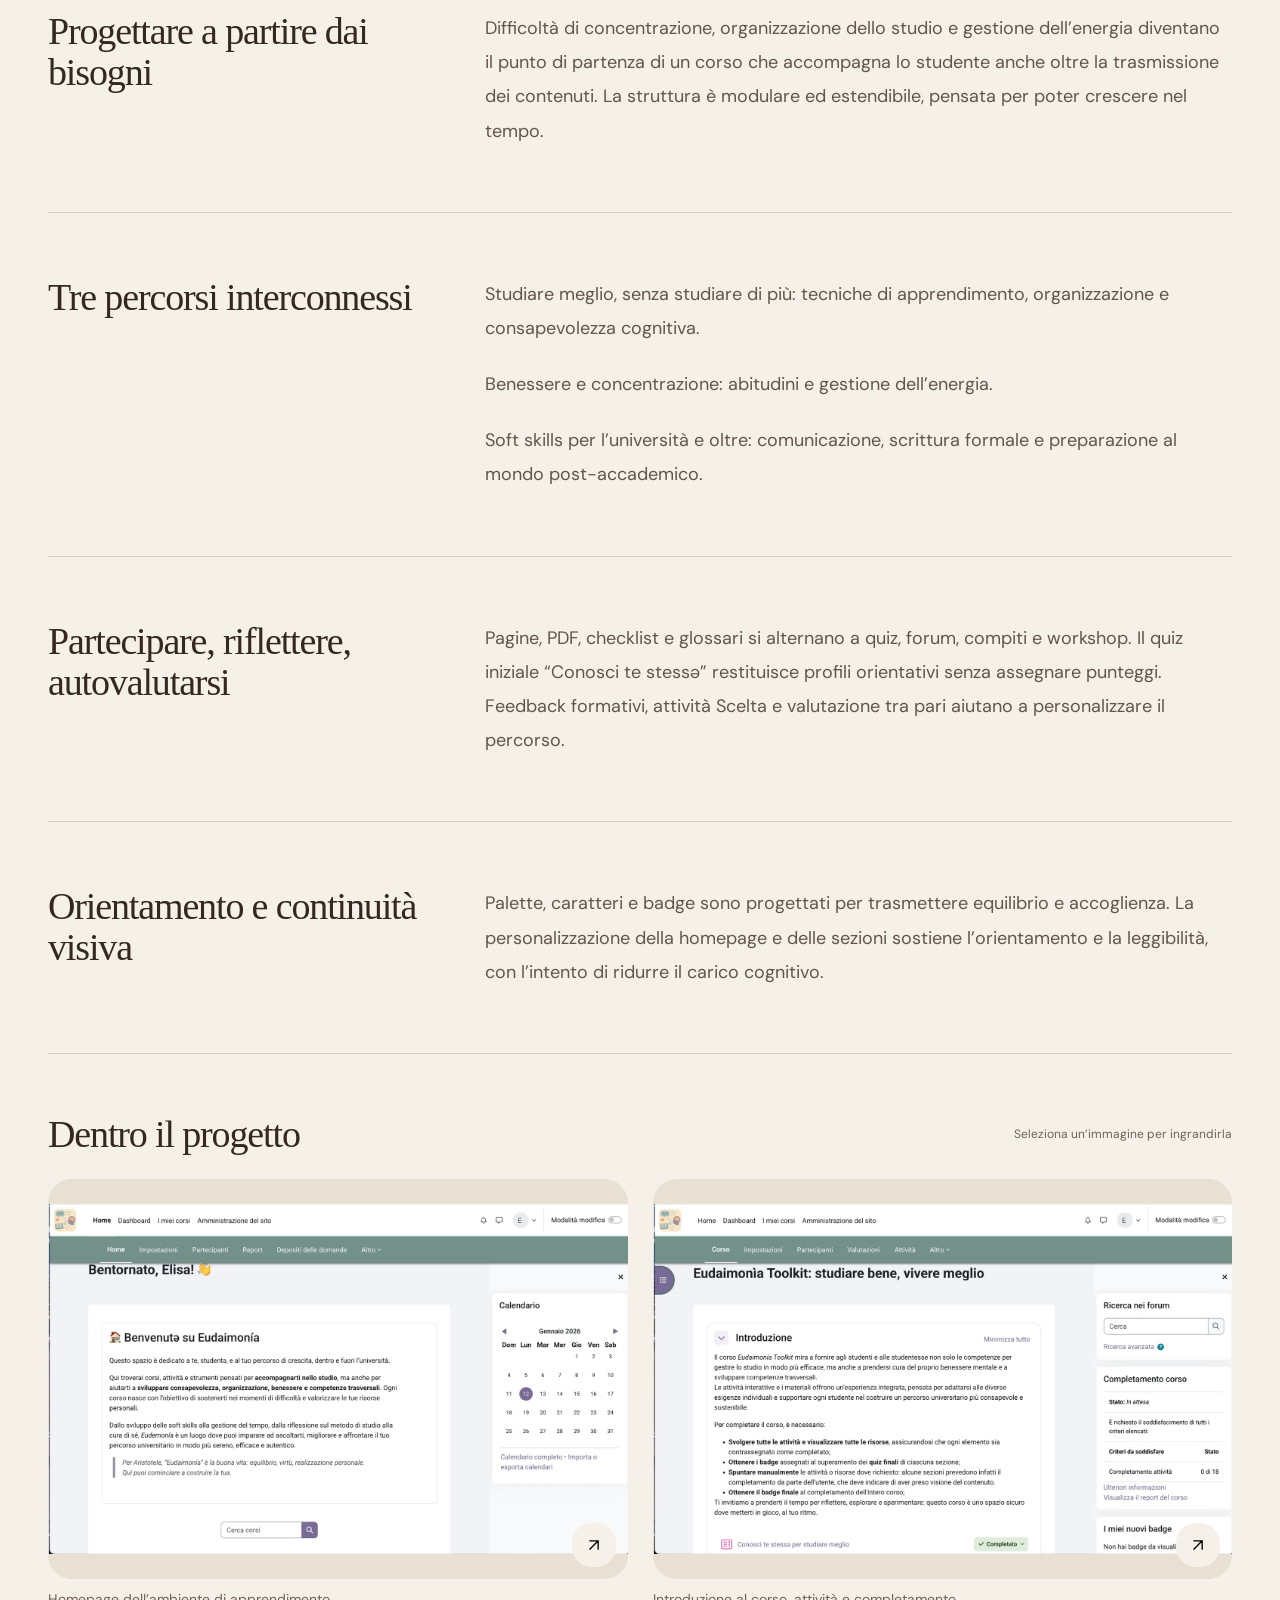
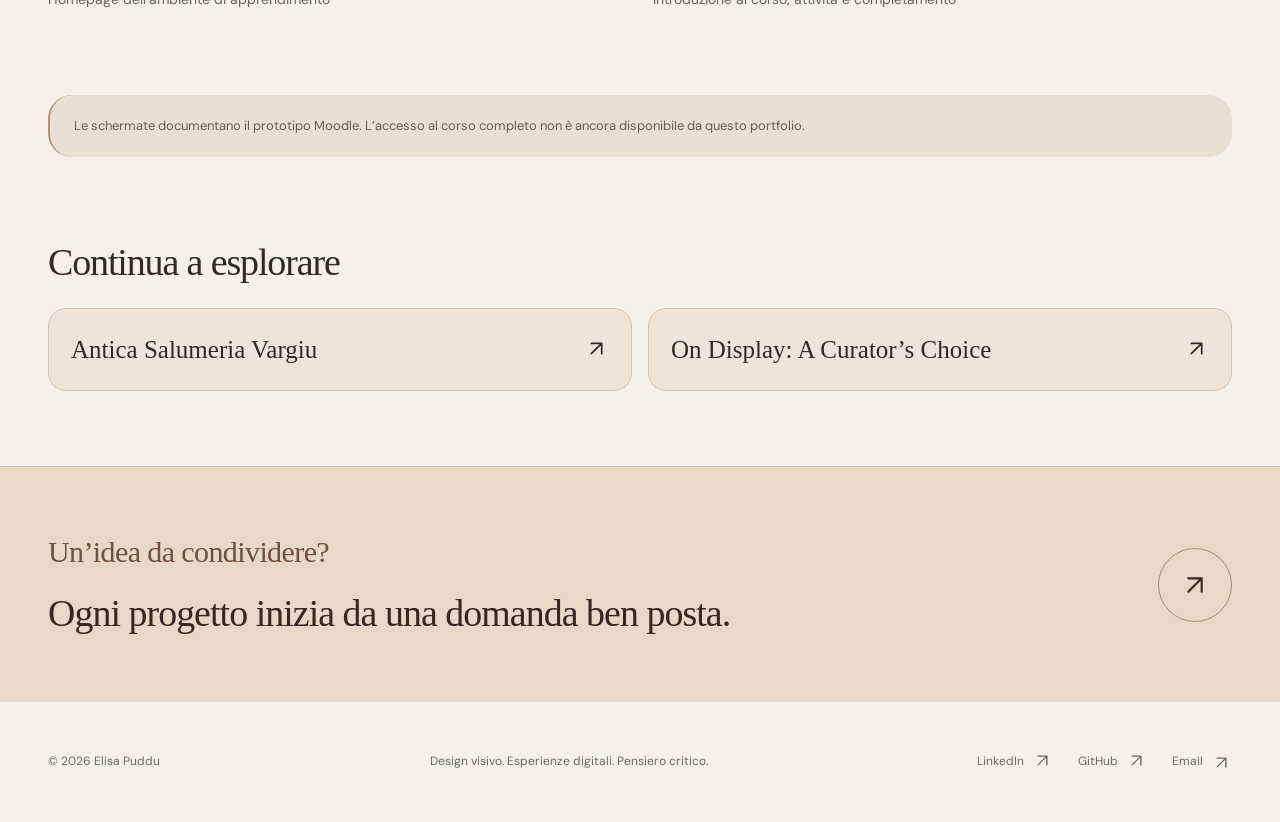
<file: progetto-eudaimonia.html>
<!doctype html>
<html lang="it"><head><meta charset="utf-8"><meta name="viewport" content="width=device-width, initial-scale=1"><title>Eudaimonía Toolkit — Elisa Puddu</title><meta name="description" content="Un ambiente Moodle centrato sull’esperienza dello studente."><meta name="theme-color" content="#f7f5ef"><meta property="og:title" content="Eudaimonía Toolkit — Elisa Puddu"><meta property="og:description" content="Un ambiente Moodle centrato sull’esperienza dello studente."><meta property="og:type" content="website"><link rel="icon" href="assets/favicon.svg" type="image/svg+xml"><link rel="stylesheet" href="styles.css"><link rel="stylesheet" href="warm.css?v=8"><link rel="stylesheet" href="cacao.css?v=7"><script defer src="data.js?v=13"></script><script defer src="app.js?v=13"></script><script defer src="letter.js?v=9"></script></head><body data-page="eudaimonia"><a class="skip-link" href="#app" style="position:absolute;left:-10000px" onfocus="this.style.left='20px'" onblur="this.style.left='-10000px'">Vai al contenuto</a><div id="app"></div><noscript><main style="padding:40px;font-family:Arial"><h1>Elisa Puddu — Portfolio</h1><p>Identità visive, comunicazione ed esperienze digitali. Per esplorare le gallerie, attiva JavaScript.</p><p><a href="mailto:elisapuddu01@gmail.com">elisapuddu01@gmail.com</a></p></main></noscript></body></html>
</file>
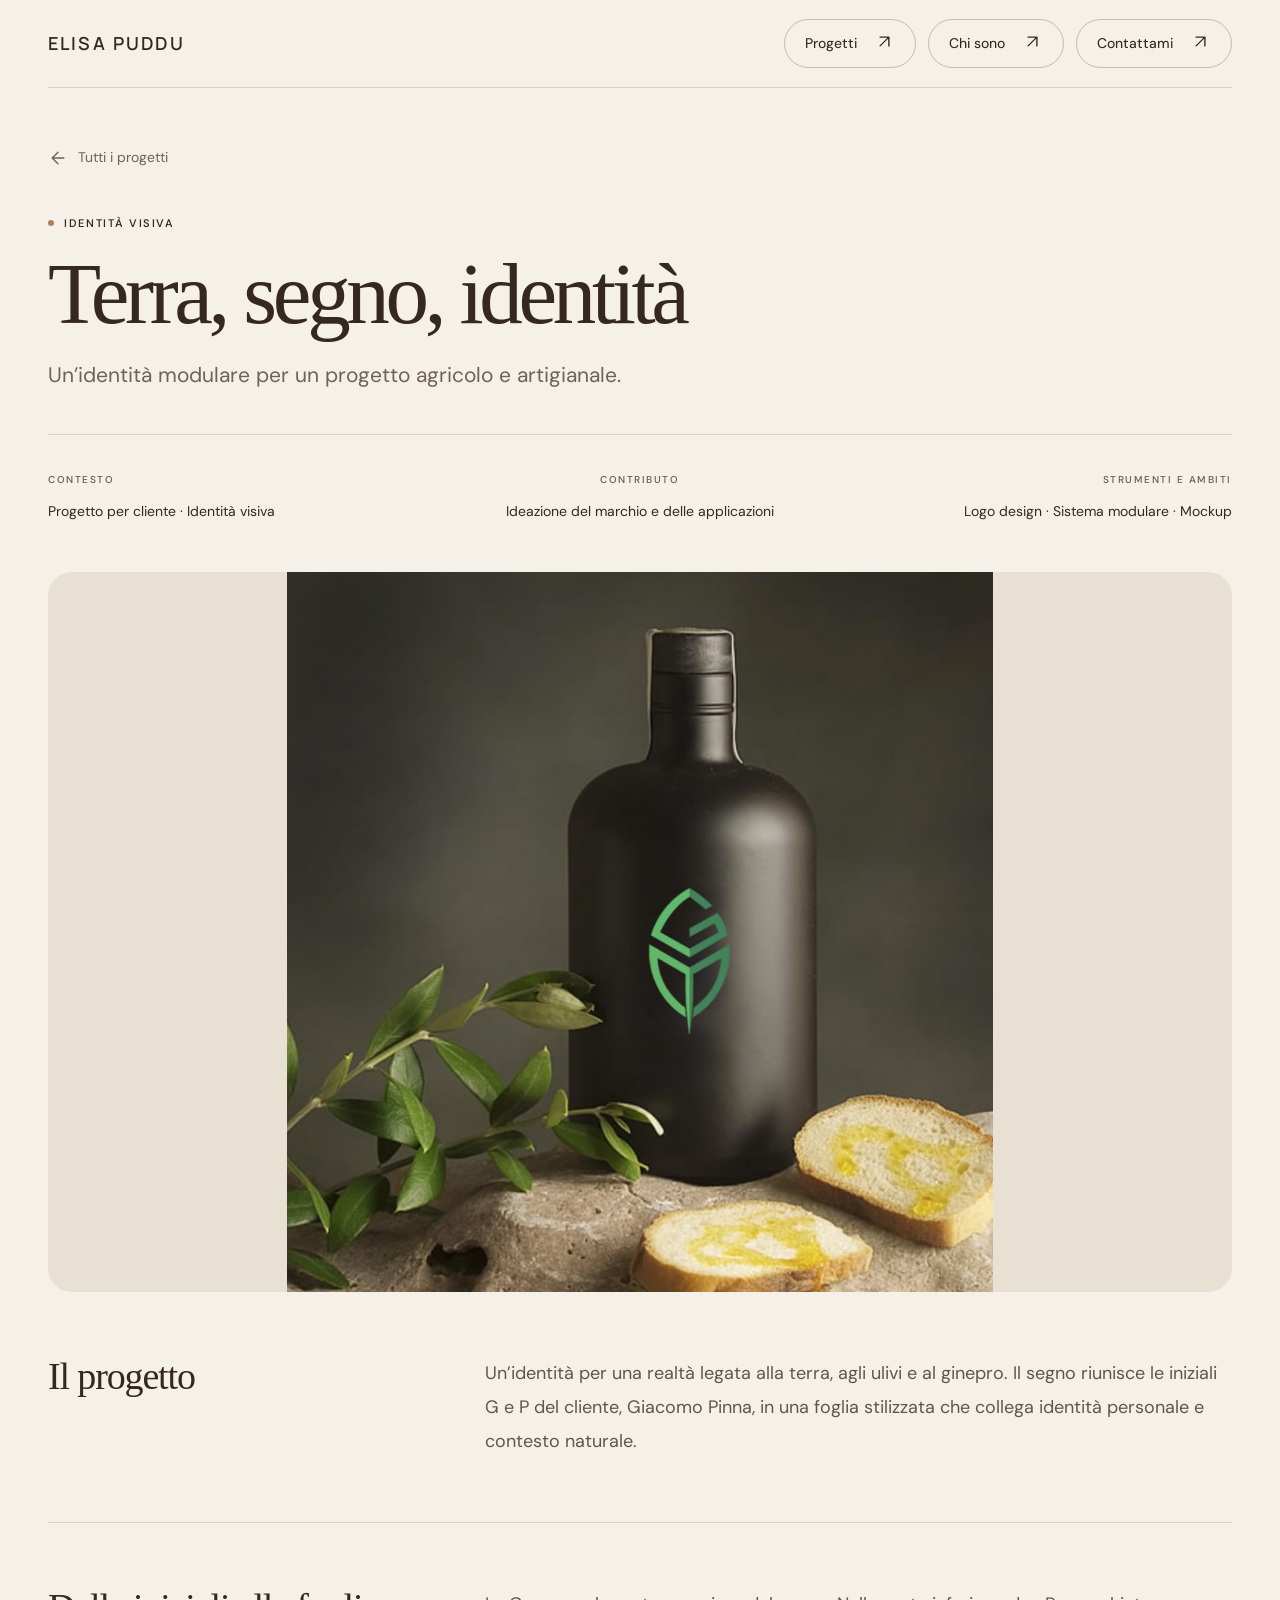
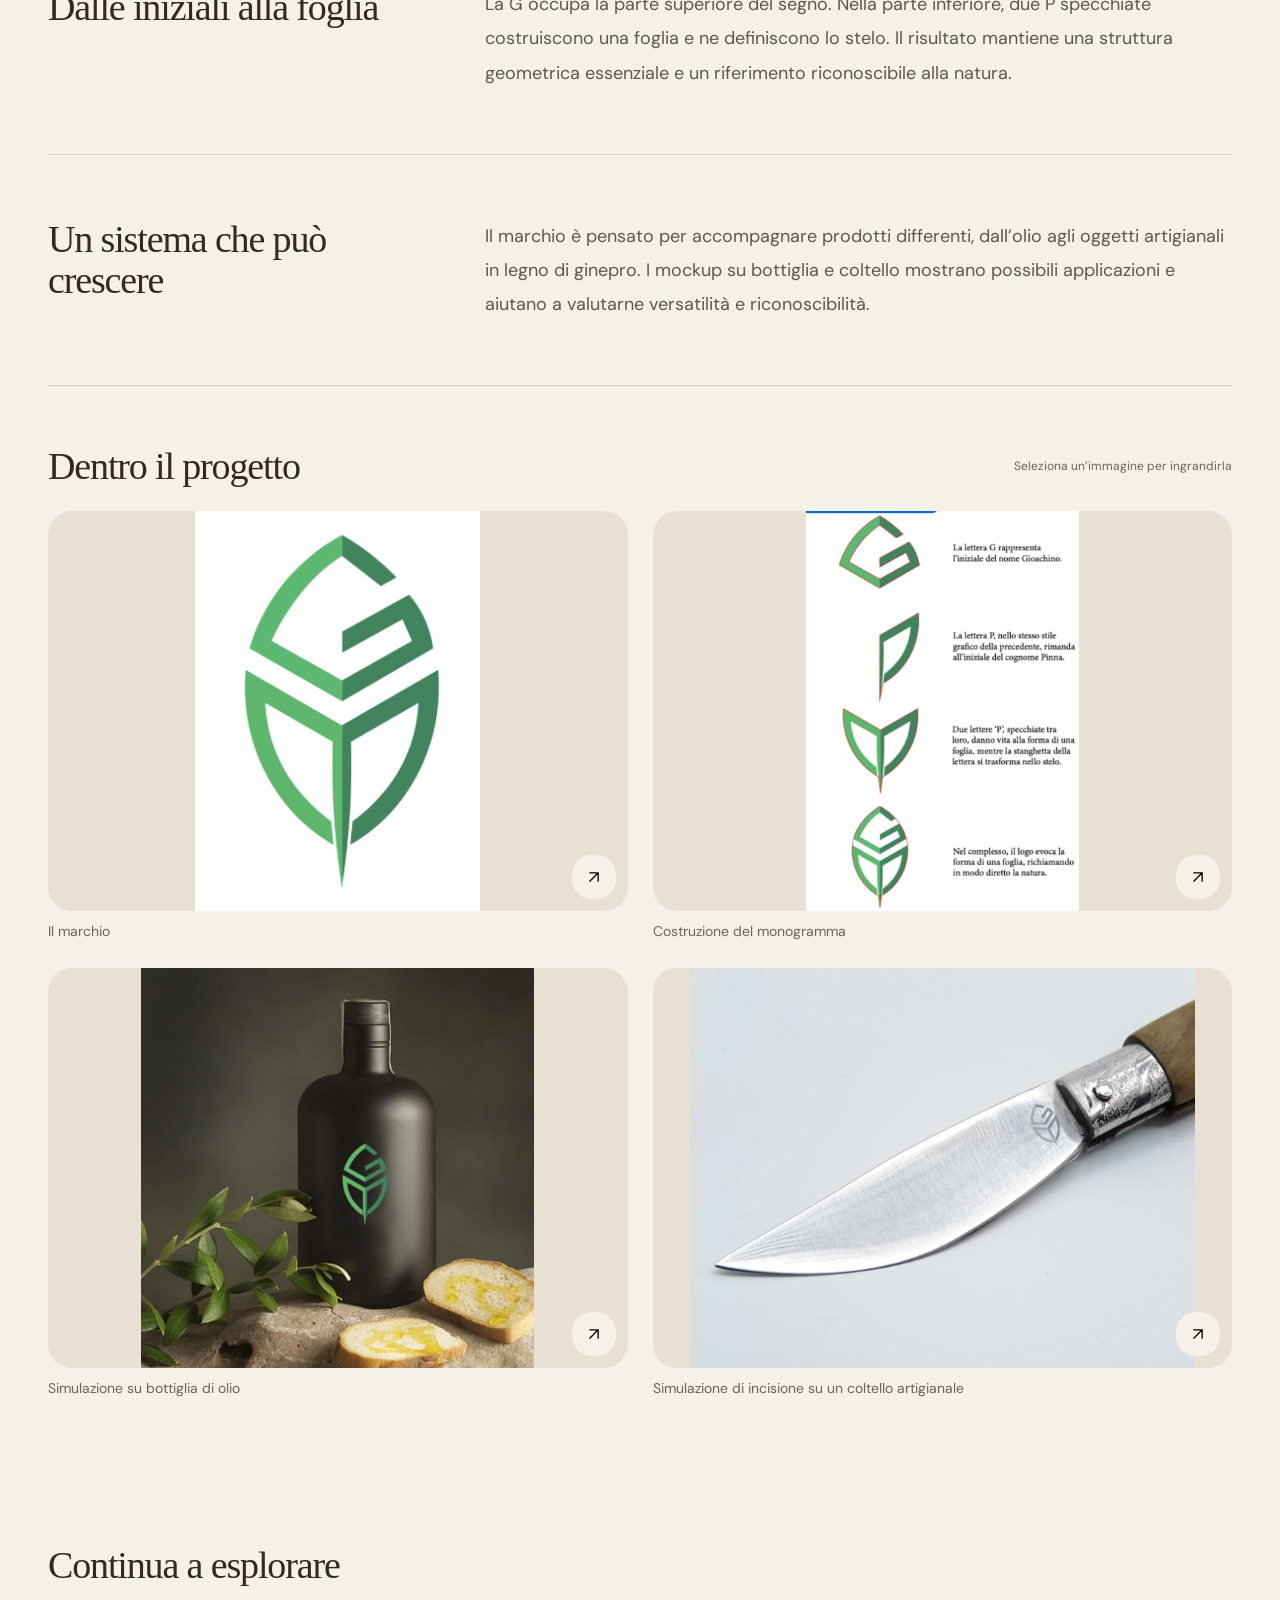
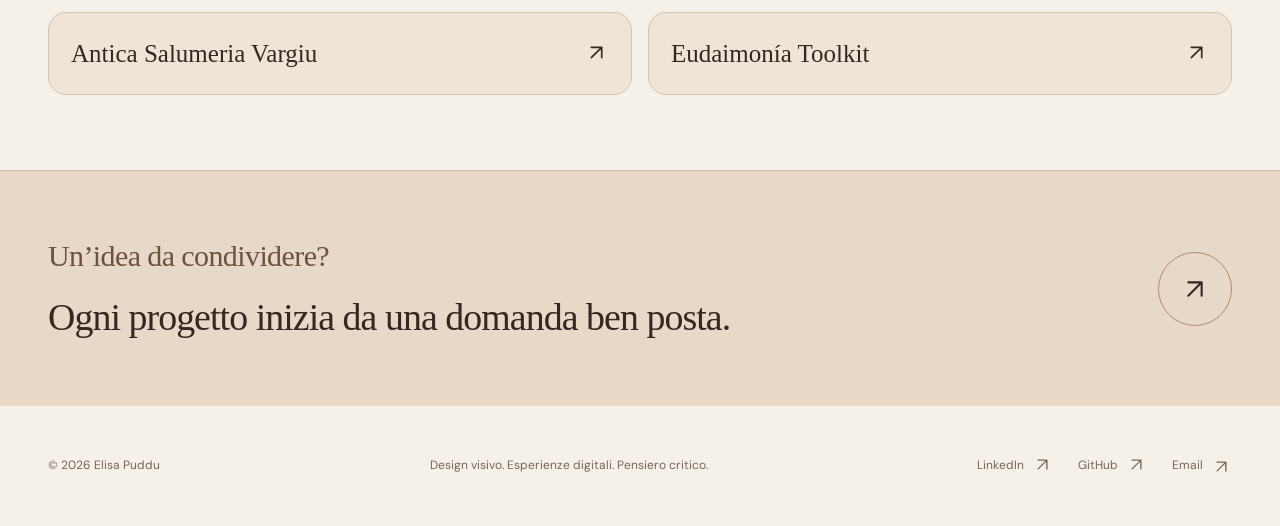
<file: progetto-giacomo-pinna.html>
<!doctype html>
<html lang="it"><head><meta charset="utf-8"><meta name="viewport" content="width=device-width, initial-scale=1"><title>Terra, segno, identità — Elisa Puddu</title><meta name="description" content="Un monogramma che unisce iniziali, natura e artigianalità."><meta name="theme-color" content="#f7f5ef"><meta property="og:title" content="Terra, segno, identità — Elisa Puddu"><meta property="og:description" content="Un monogramma che unisce iniziali, natura e artigianalità."><meta property="og:type" content="website"><link rel="icon" href="assets/favicon.svg" type="image/svg+xml"><link rel="stylesheet" href="styles.css"><link rel="stylesheet" href="warm.css?v=8"><link rel="stylesheet" href="cacao.css?v=7"><script defer src="data.js?v=13"></script><script defer src="app.js?v=13"></script><script defer src="letter.js?v=9"></script></head><body data-page="giacomo-pinna"><a class="skip-link" href="#app" style="position:absolute;left:-10000px" onfocus="this.style.left='20px'" onblur="this.style.left='-10000px'">Vai al contenuto</a><div id="app"></div><noscript><main style="padding:40px;font-family:Arial"><h1>Elisa Puddu — Portfolio</h1><p>Identità visive, comunicazione ed esperienze digitali. Per esplorare le gallerie, attiva JavaScript.</p><p><a href="mailto:elisapuddu01@gmail.com">elisapuddu01@gmail.com</a></p></main></noscript></body></html>
</file>
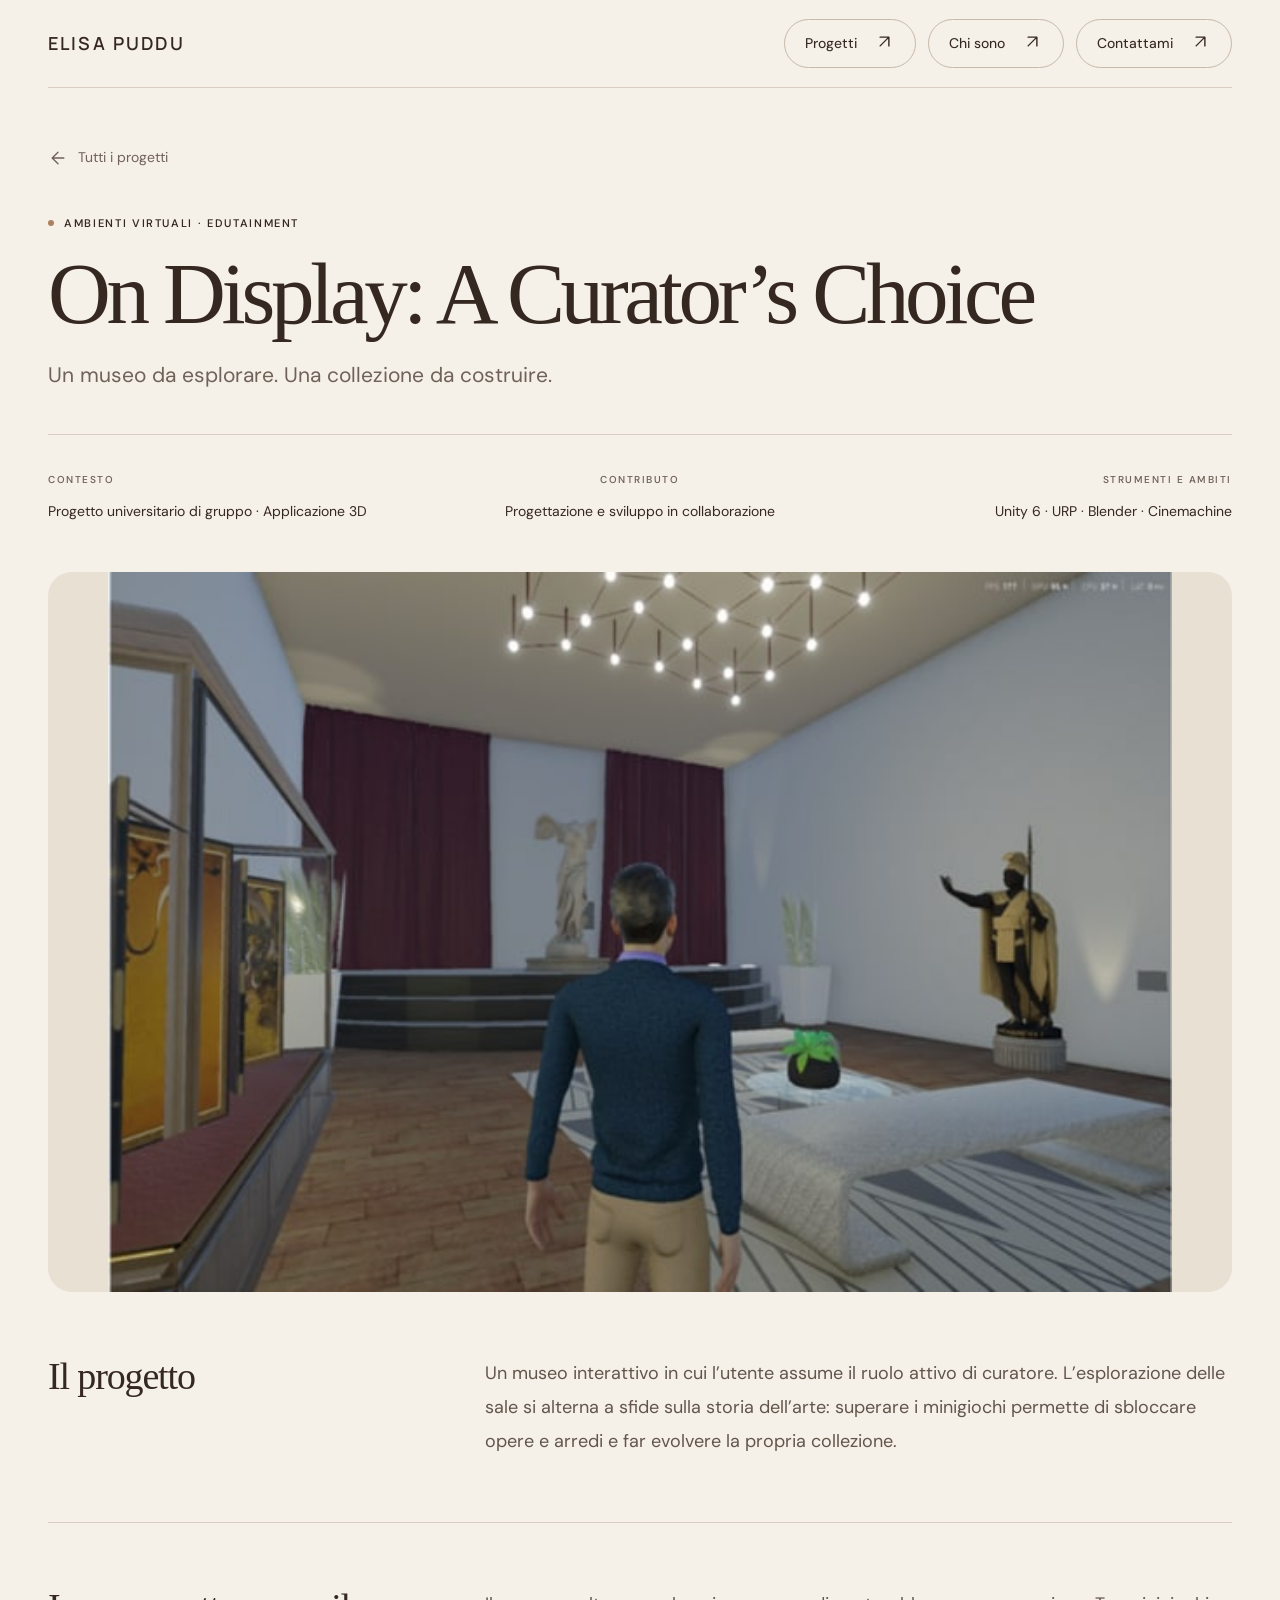
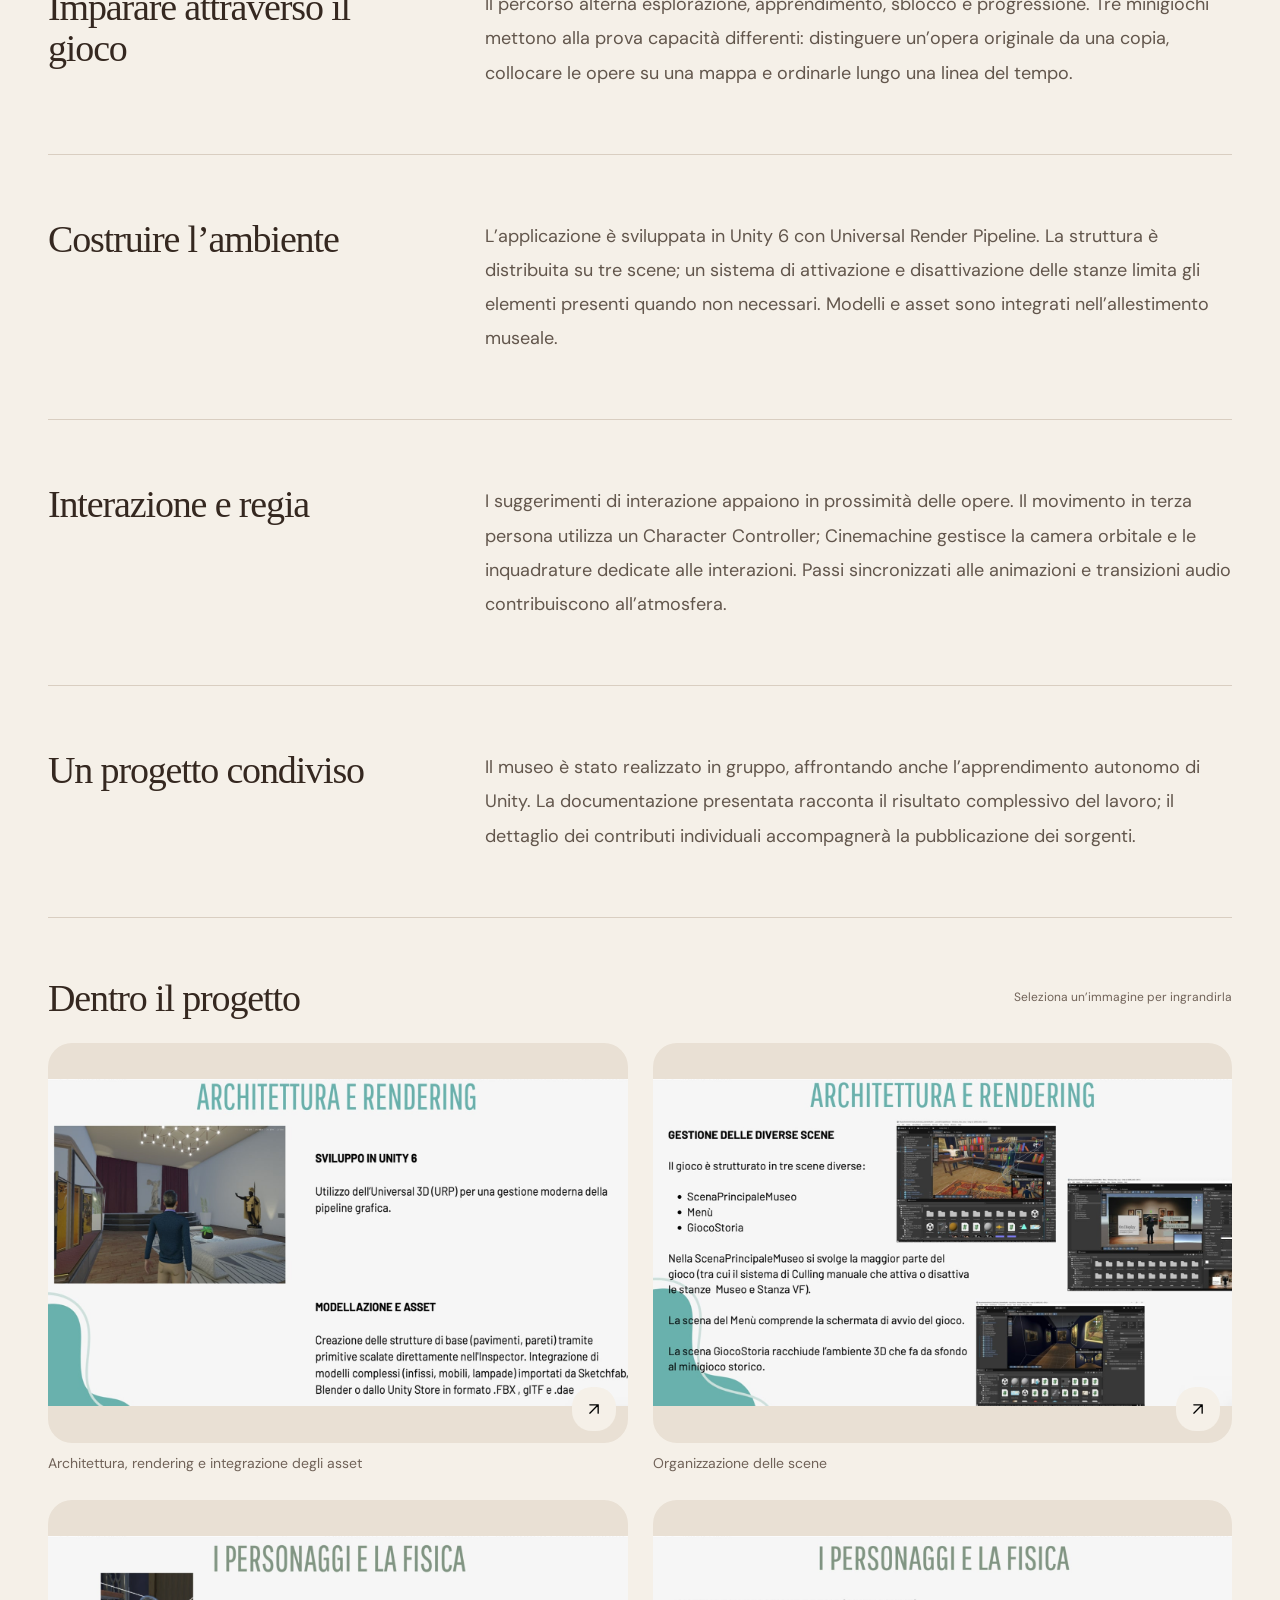
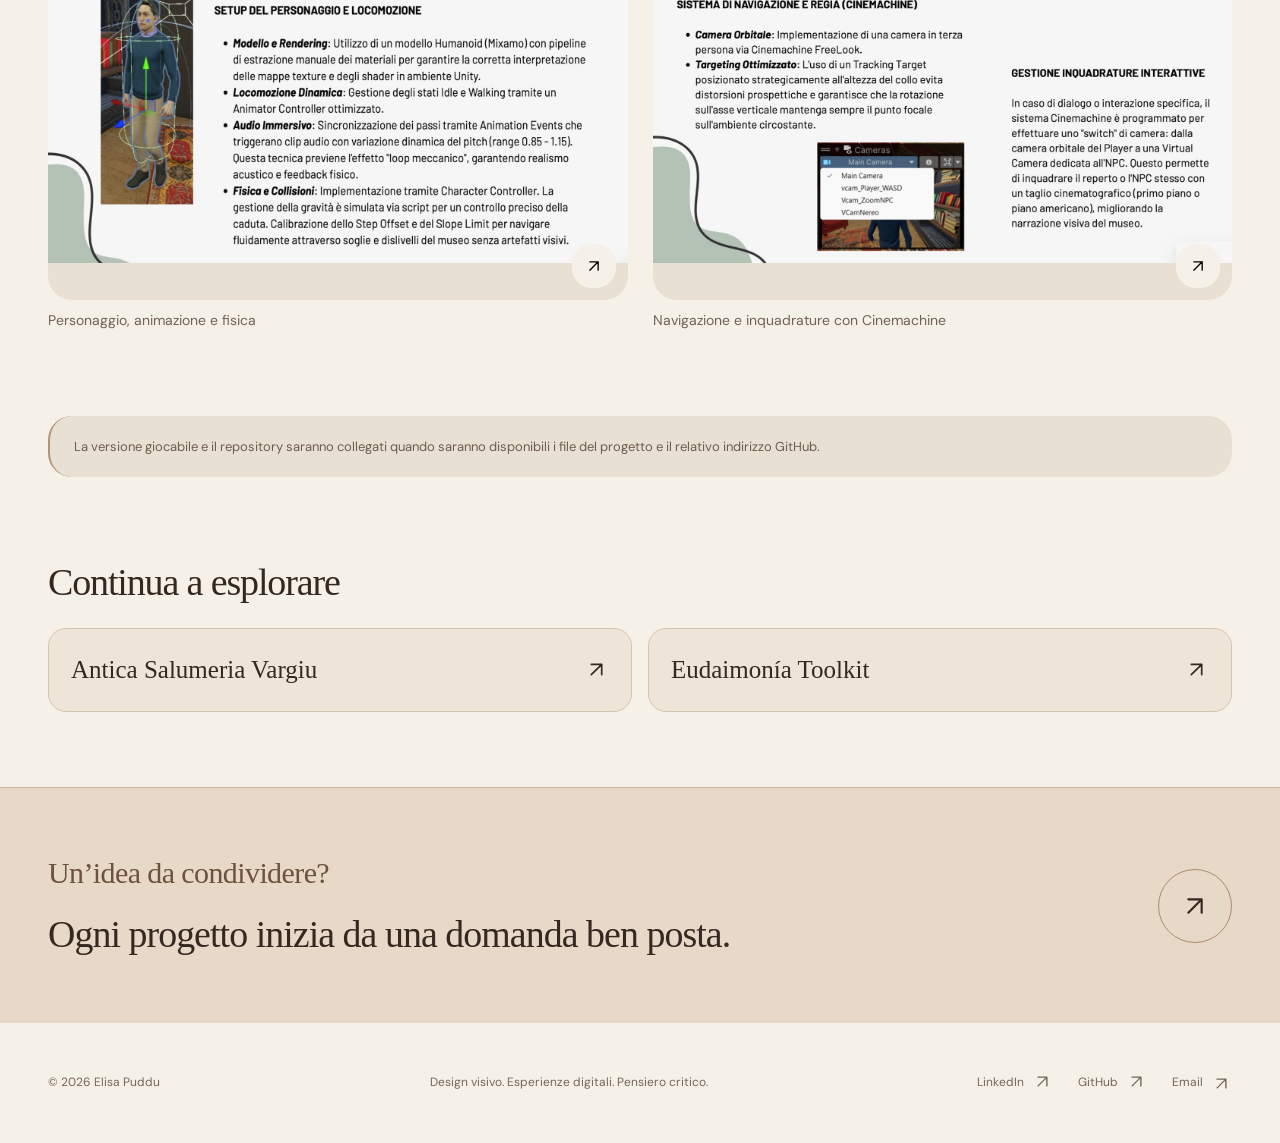
<file: progetto-on-display.html>
<!doctype html>
<html lang="it"><head><meta charset="utf-8"><meta name="viewport" content="width=device-width, initial-scale=1"><title>On Display: A Curator’s Choice — Elisa Puddu</title><meta name="description" content="Un’esperienza 3D in cui il visitatore diventa curatore."><meta name="theme-color" content="#f7f5ef"><meta property="og:title" content="On Display: A Curator’s Choice — Elisa Puddu"><meta property="og:description" content="Un’esperienza 3D in cui il visitatore diventa curatore."><meta property="og:type" content="website"><link rel="icon" href="assets/favicon.svg" type="image/svg+xml"><link rel="stylesheet" href="styles.css"><link rel="stylesheet" href="warm.css?v=8"><link rel="stylesheet" href="cacao.css?v=7"><script defer src="data.js?v=13"></script><script defer src="app.js?v=13"></script><script defer src="letter.js?v=9"></script></head><body data-page="on-display"><a class="skip-link" href="#app" style="position:absolute;left:-10000px" onfocus="this.style.left='20px'" onblur="this.style.left='-10000px'">Vai al contenuto</a><div id="app"></div><noscript><main style="padding:40px;font-family:Arial"><h1>Elisa Puddu — Portfolio</h1><p>Identità visive, comunicazione ed esperienze digitali. Per esplorare le gallerie, attiva JavaScript.</p><p><a href="mailto:elisapuddu01@gmail.com">elisapuddu01@gmail.com</a></p></main></noscript></body></html>
</file>
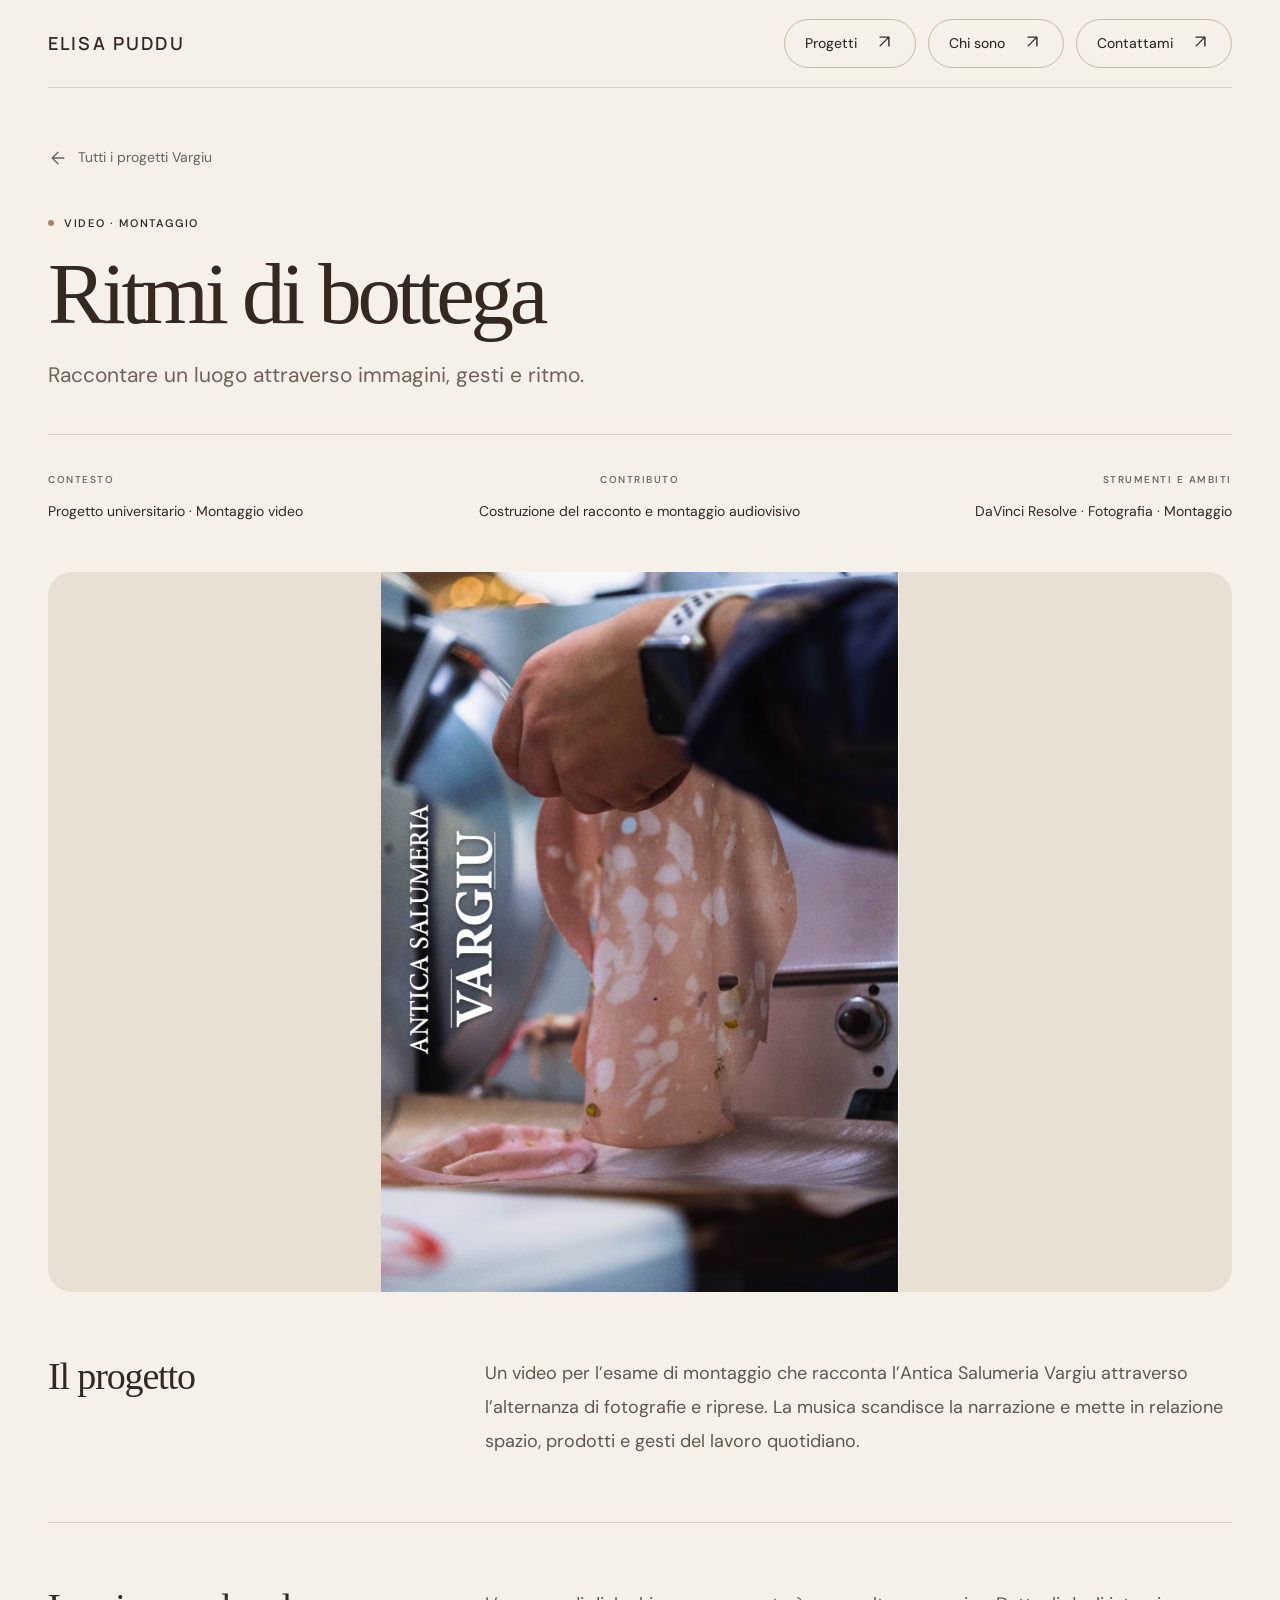
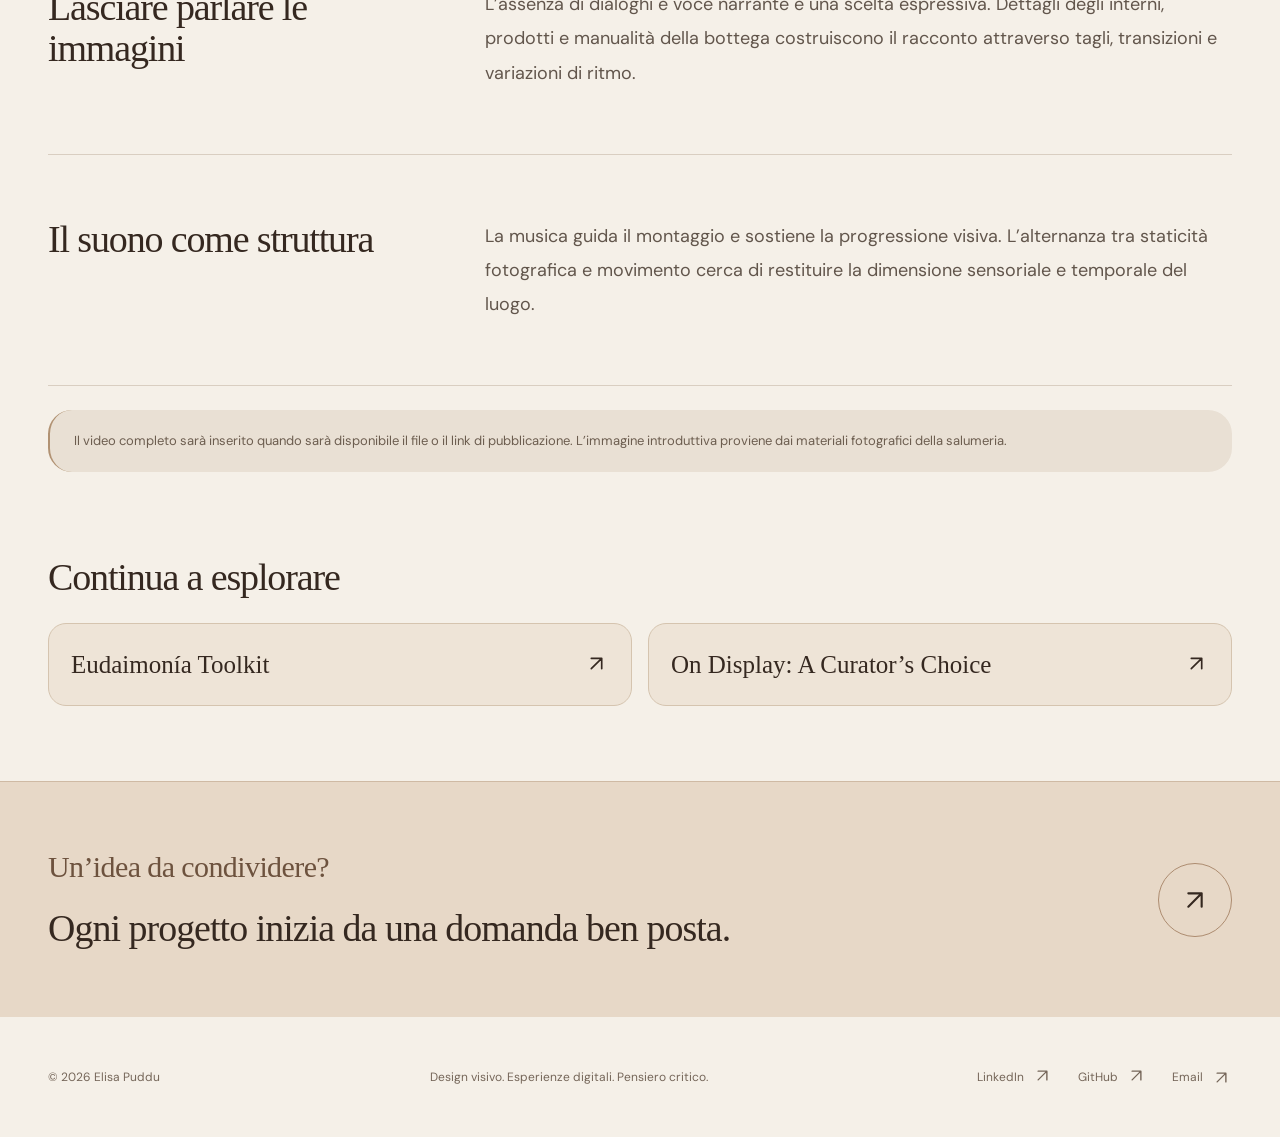
<file: progetto-ritmi-di-bottega.html>
<!doctype html>
<html lang="it"><head><meta charset="utf-8"><meta name="viewport" content="width=device-width, initial-scale=1"><title>Ritmi di bottega — Elisa Puddu</title><meta name="description" content="Un racconto visivo senza dialoghi né voce narrante."><meta name="theme-color" content="#f7f5ef"><meta property="og:title" content="Ritmi di bottega — Elisa Puddu"><meta property="og:description" content="Un racconto visivo senza dialoghi né voce narrante."><meta property="og:type" content="website"><link rel="icon" href="assets/favicon.svg" type="image/svg+xml"><link rel="stylesheet" href="styles.css"><link rel="stylesheet" href="warm.css?v=8"><link rel="stylesheet" href="cacao.css?v=7"><script defer src="data.js?v=13"></script><script defer src="app.js?v=13"></script><script defer src="letter.js?v=9"></script></head><body data-page="ritmi-di-bottega"><a class="skip-link" href="#app" style="position:absolute;left:-10000px" onfocus="this.style.left='20px'" onblur="this.style.left='-10000px'">Vai al contenuto</a><div id="app"></div><noscript><main style="padding:40px;font-family:Arial"><h1>Elisa Puddu — Portfolio</h1><p>Identità visive, comunicazione ed esperienze digitali. Per esplorare le gallerie, attiva JavaScript.</p><p><a href="mailto:elisapuddu01@gmail.com">elisapuddu01@gmail.com</a></p></main></noscript></body></html>
</file>
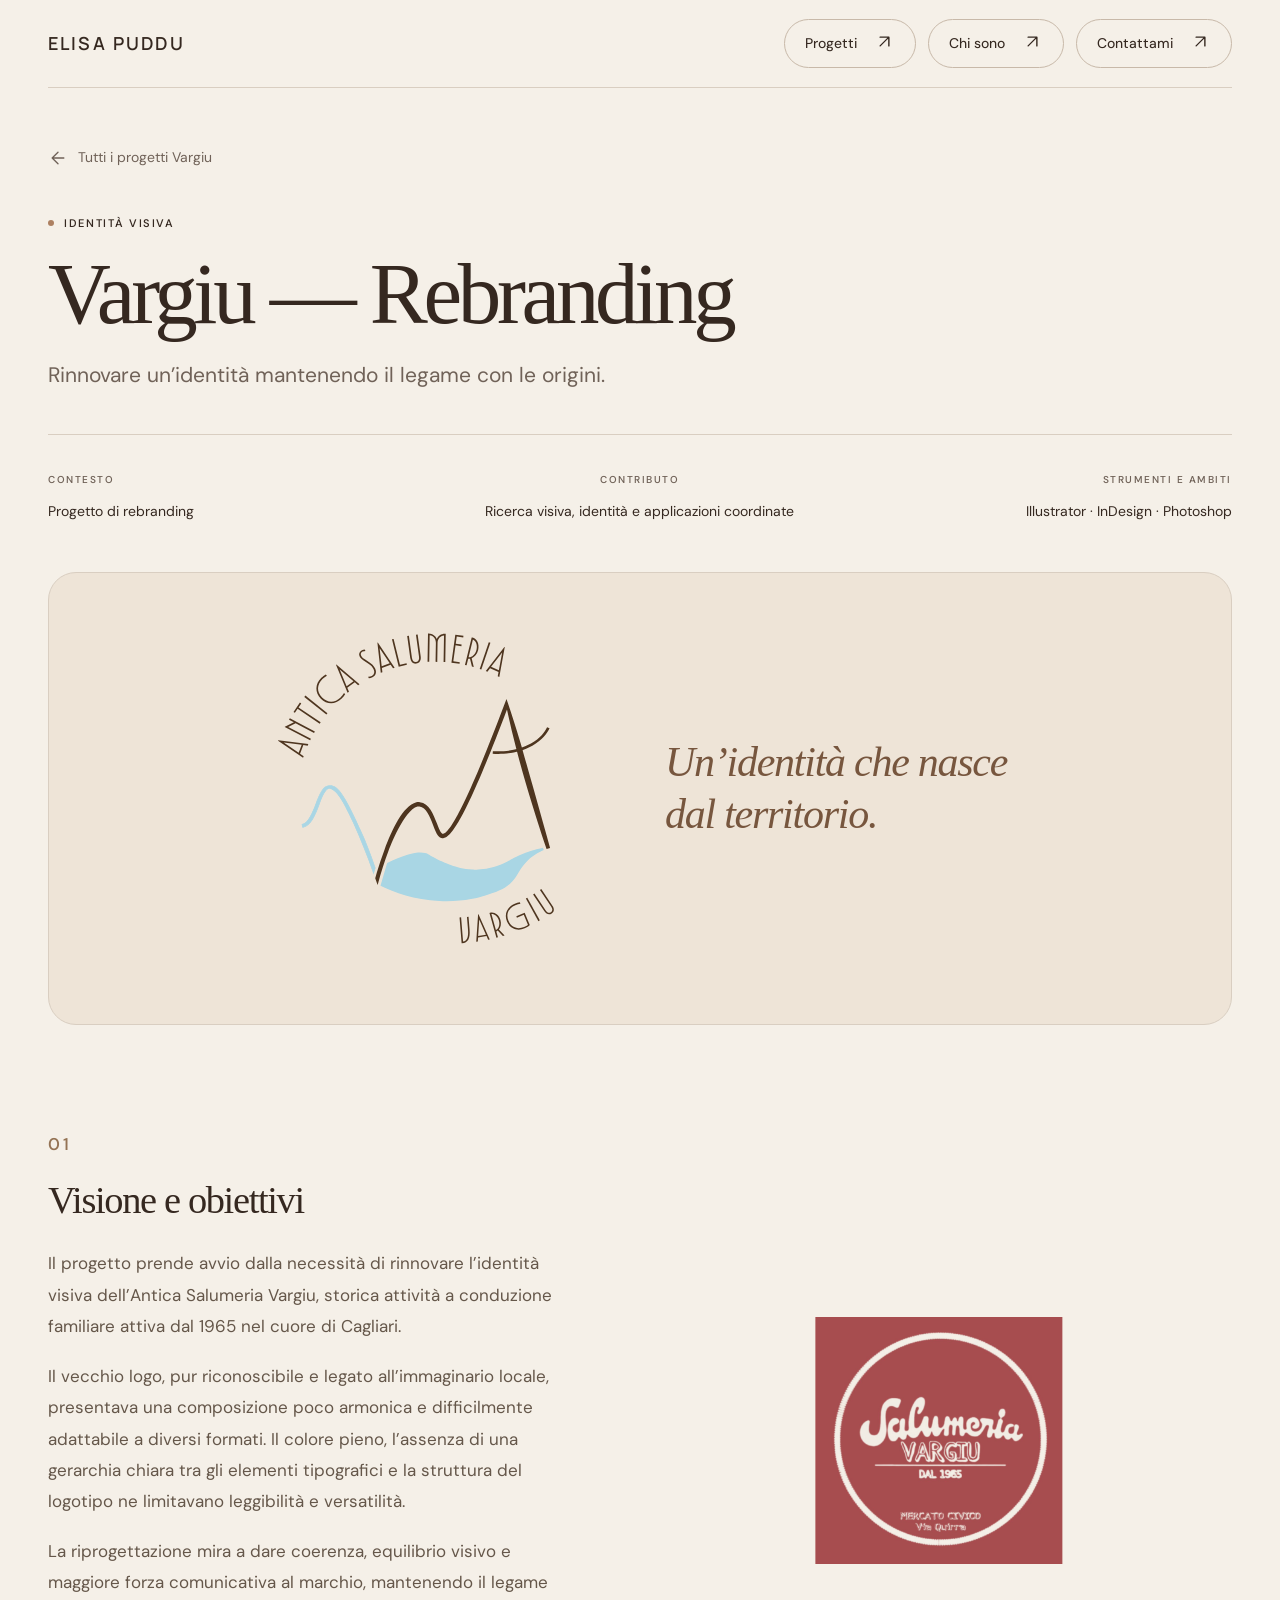
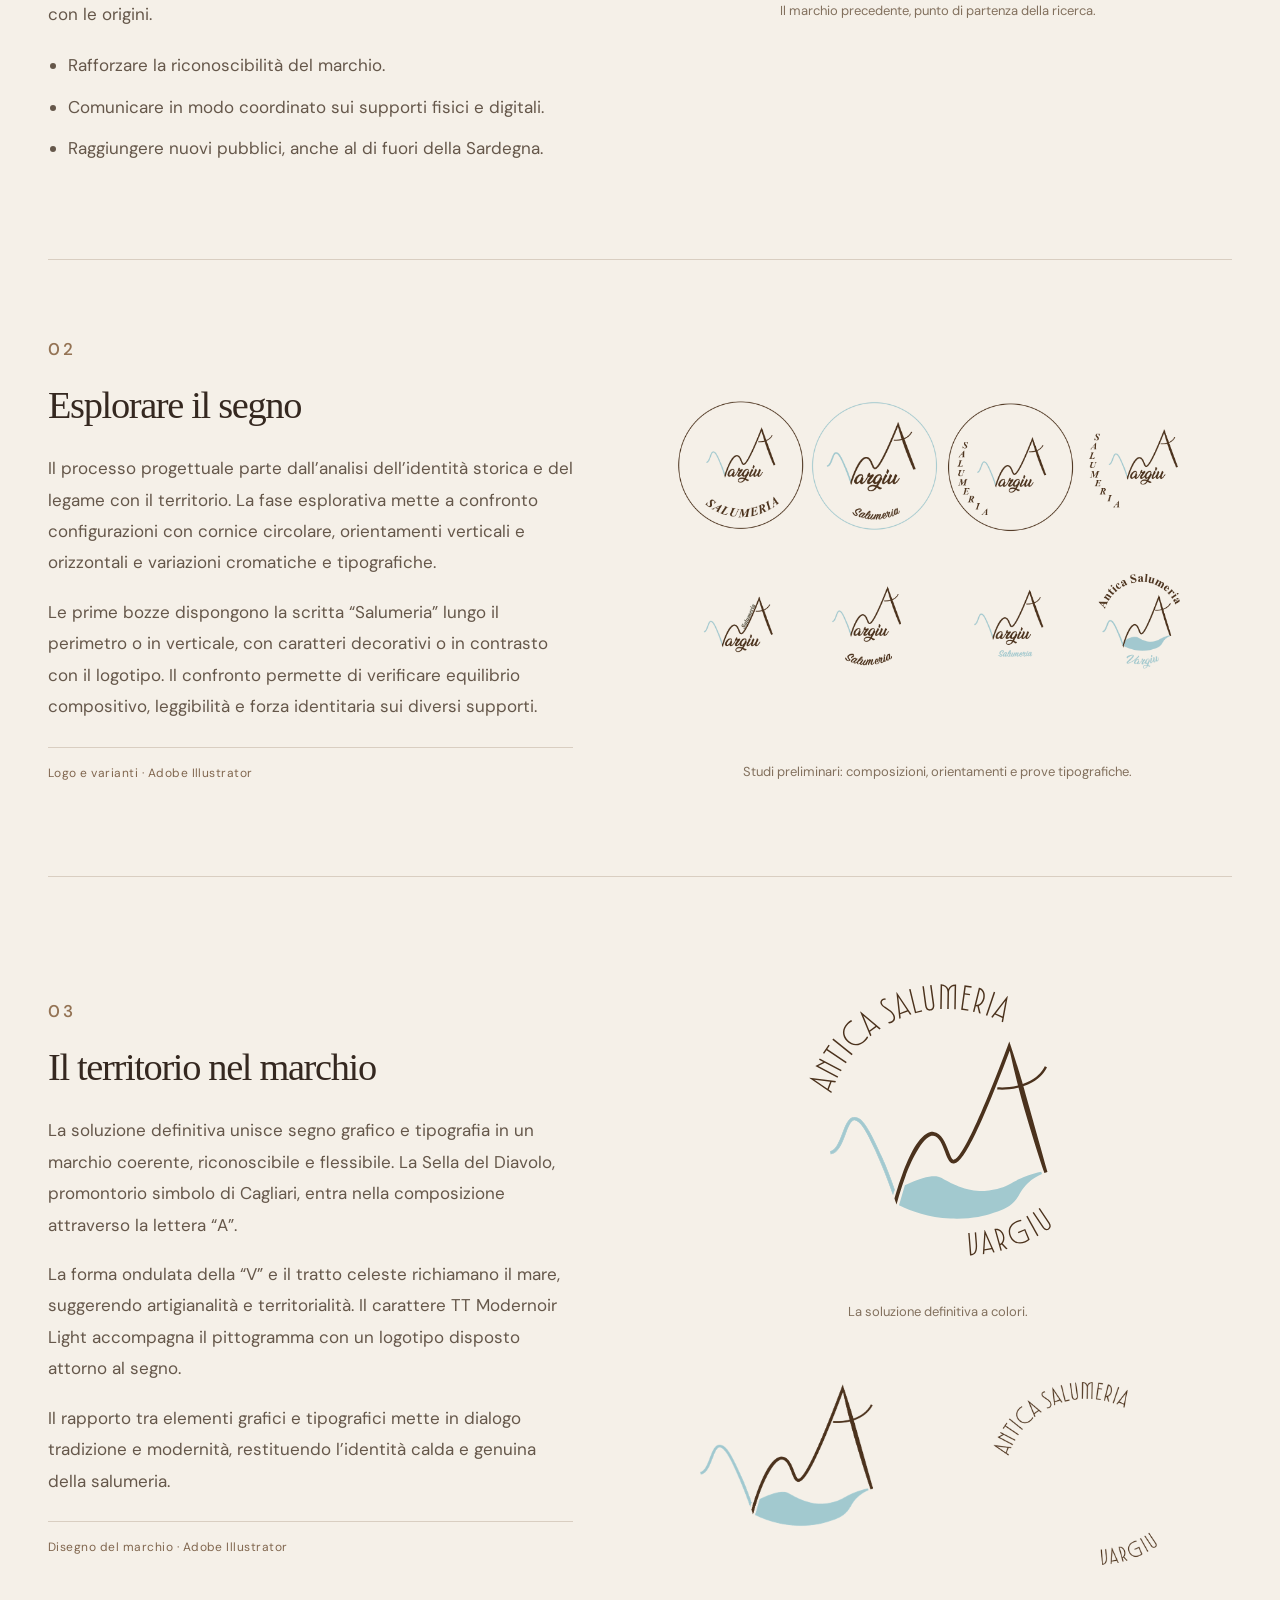
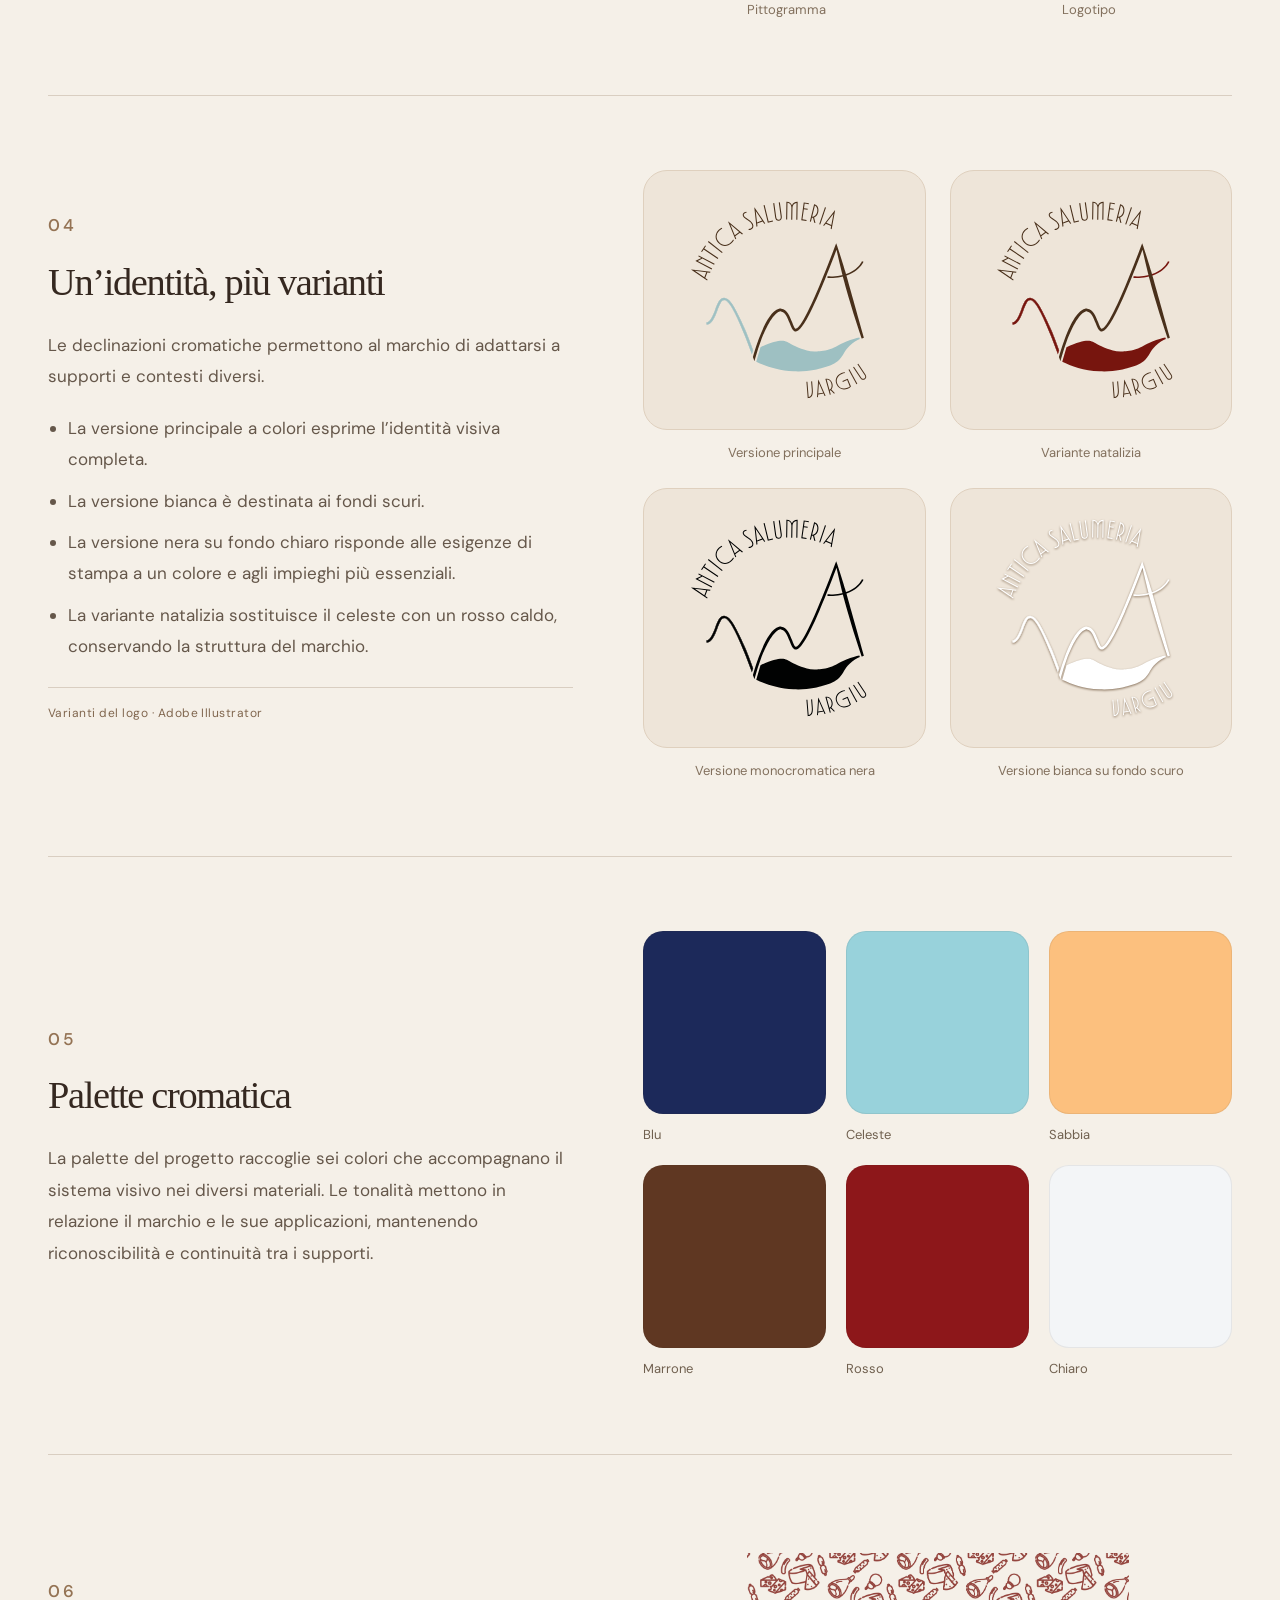
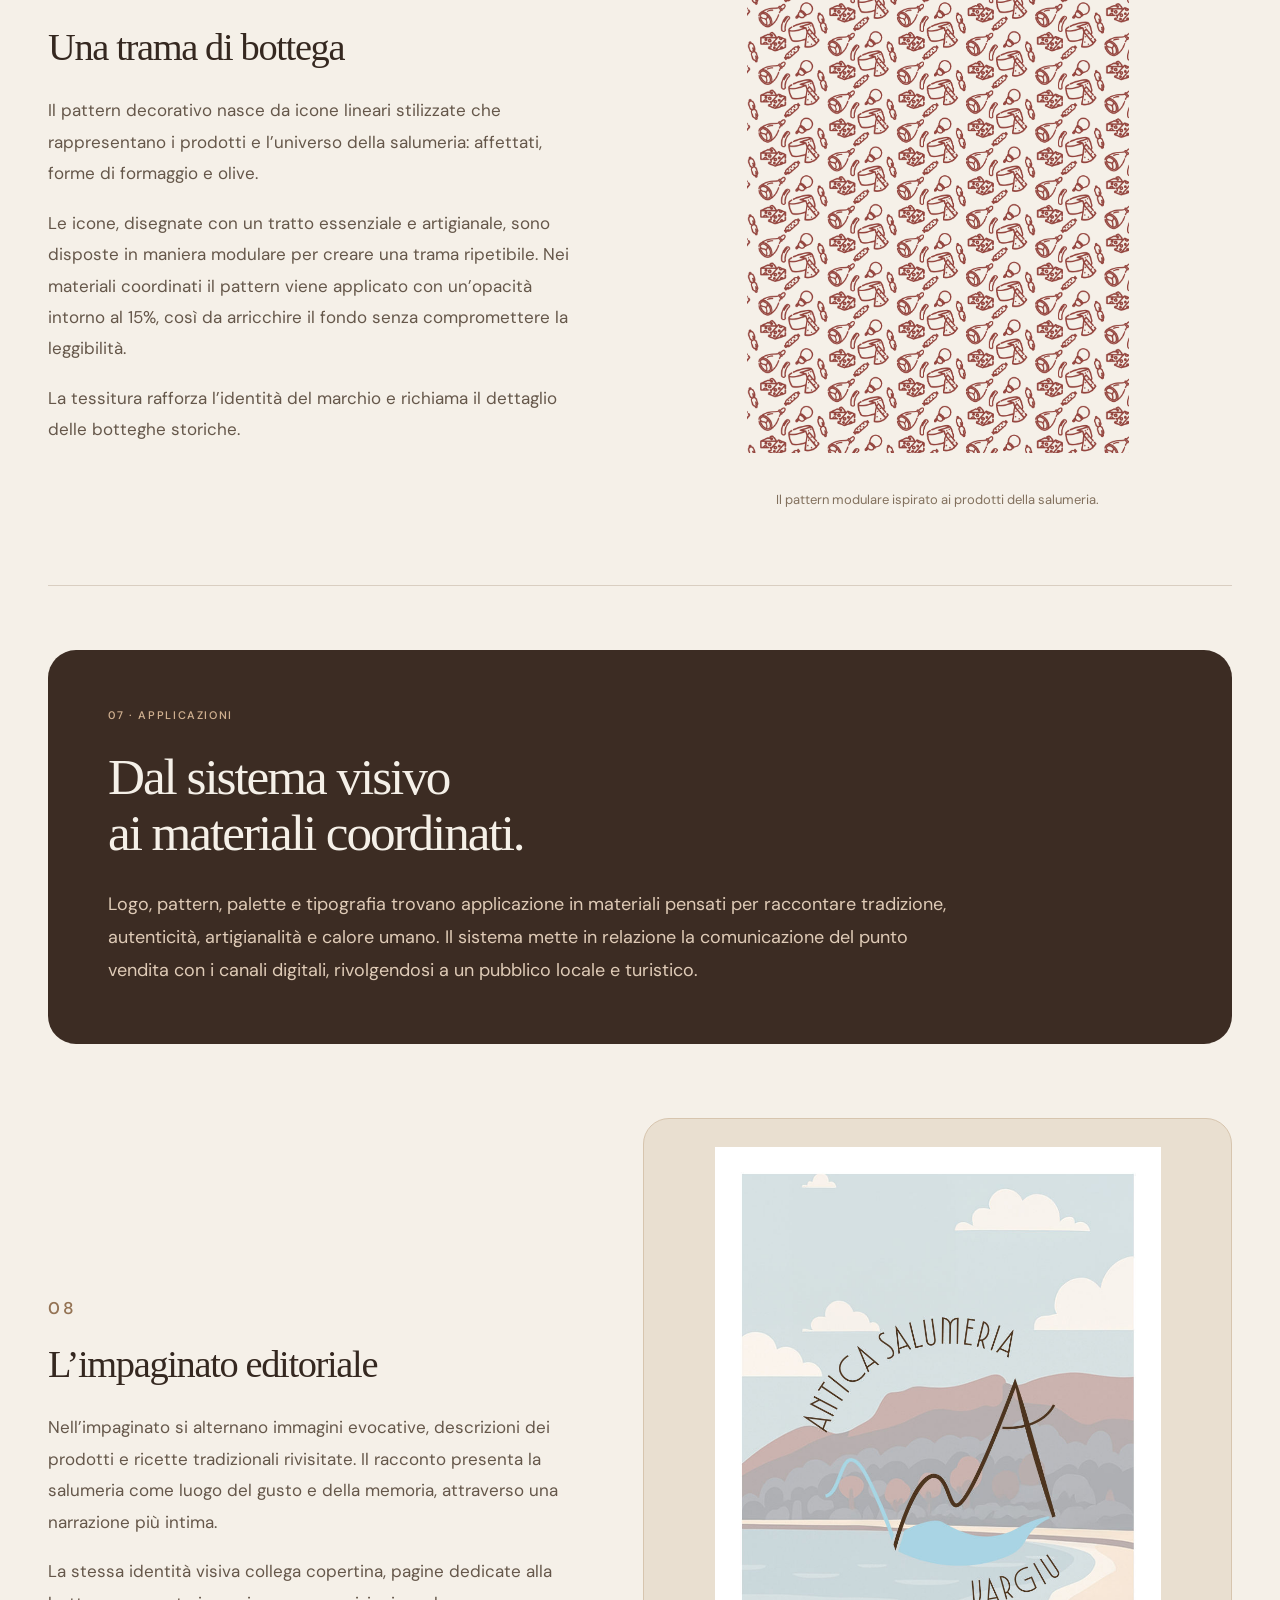
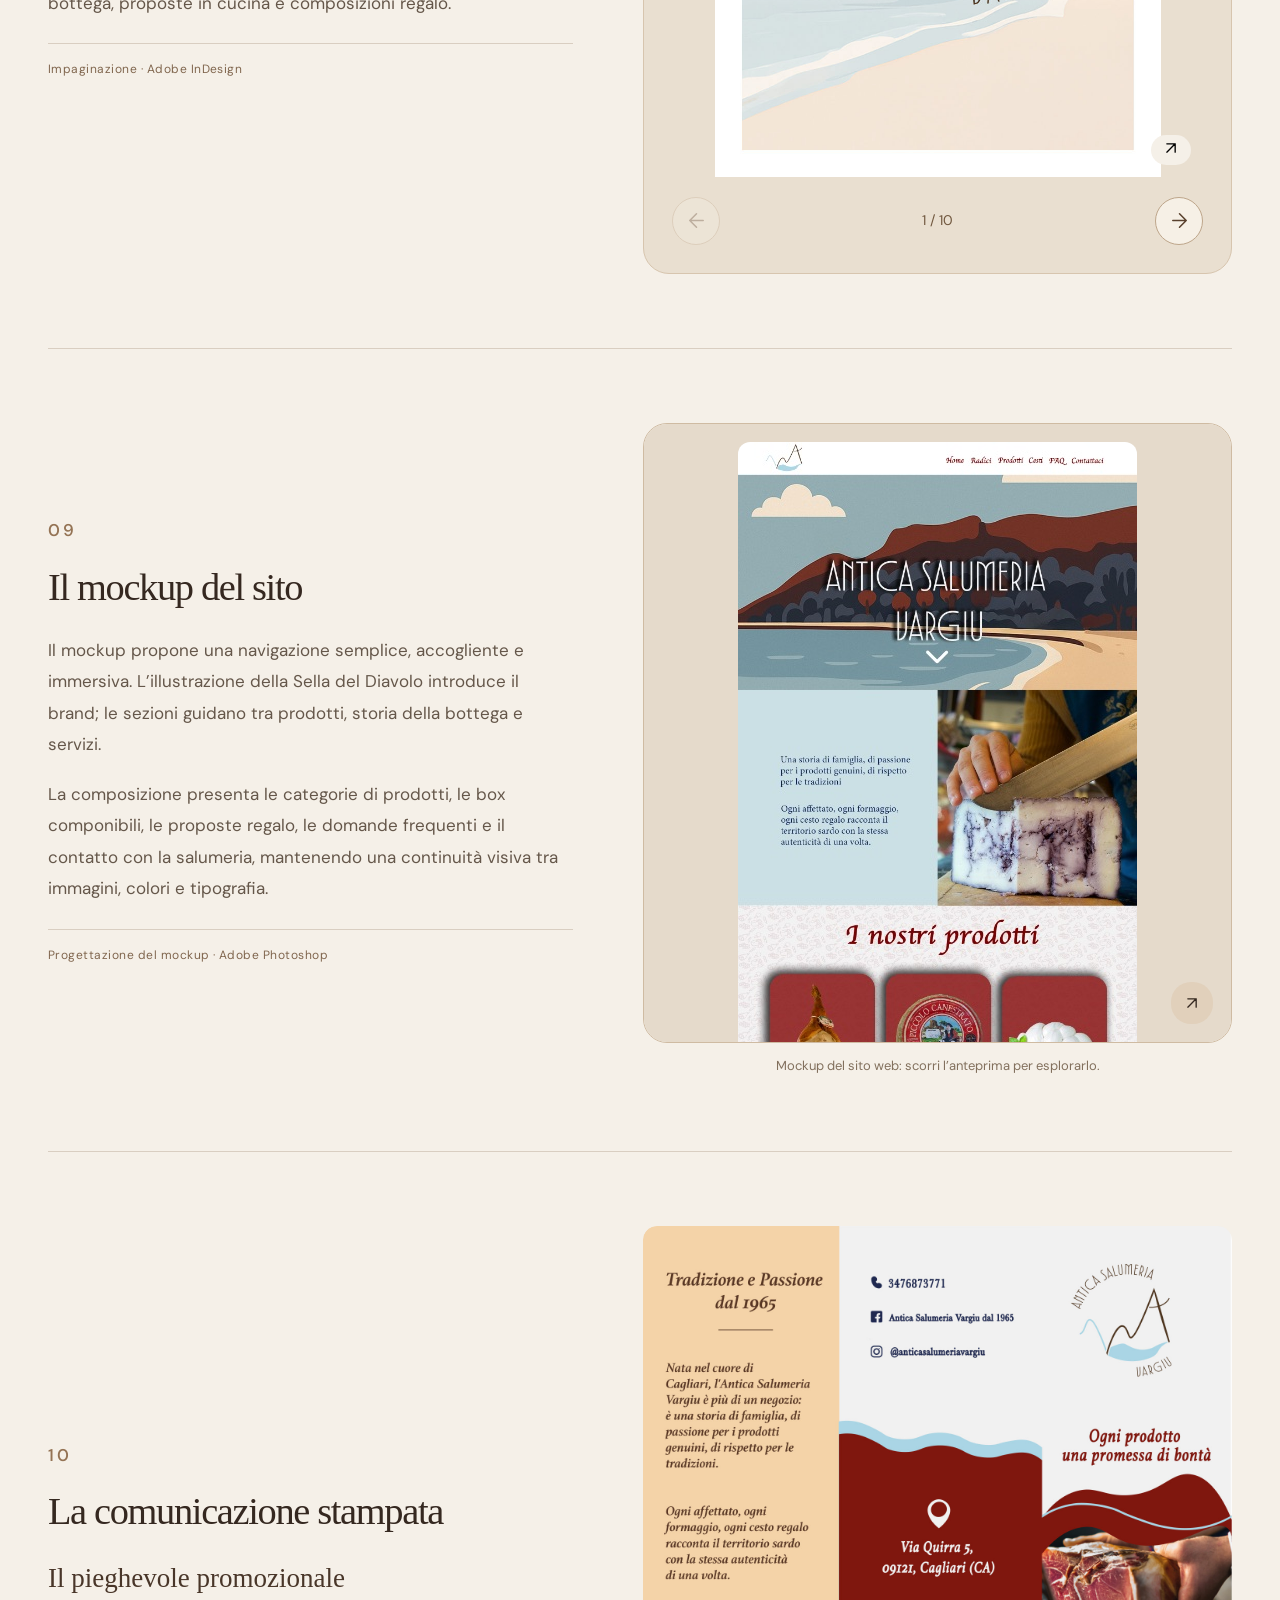
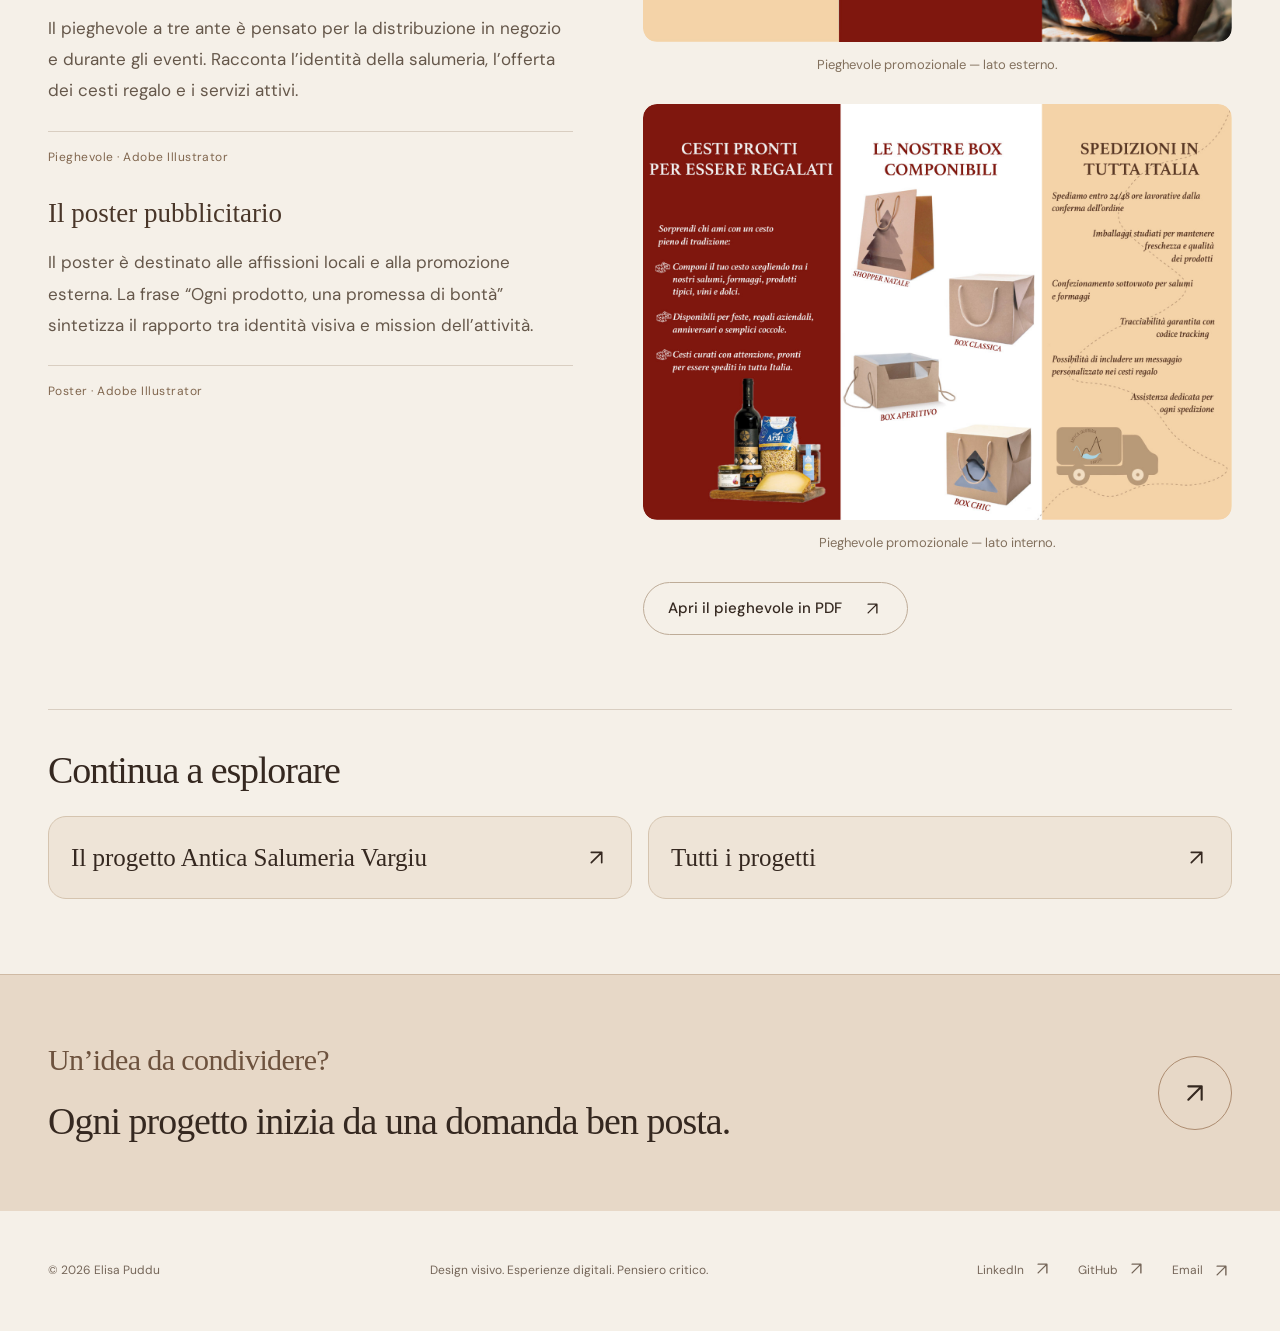
<file: progetto-vargiu-rebranding.html>
<!doctype html>
<html lang="it"><head><meta charset="utf-8"><meta name="viewport" content="width=device-width, initial-scale=1"><title>Vargiu — Rebranding — Elisa Puddu</title><meta name="description" content="Una proposta di identità tra bottega e territorio."><meta name="theme-color" content="#f7f5ef"><meta property="og:title" content="Vargiu — Rebranding — Elisa Puddu"><meta property="og:description" content="Una proposta di identità tra bottega e territorio."><meta property="og:type" content="website"><link rel="icon" href="assets/favicon.svg" type="image/svg+xml"><link rel="stylesheet" href="styles.css"><link rel="stylesheet" href="warm.css?v=8"><link rel="stylesheet" href="cacao.css?v=7"><script defer src="data.js?v=13"></script><script defer src="app.js?v=13"></script><script defer src="letter.js?v=9"></script></head><body data-page="vargiu-rebranding"><a class="skip-link" href="#app" style="position:absolute;left:-10000px" onfocus="this.style.left='20px'" onblur="this.style.left='-10000px'">Vai al contenuto</a><div id="app"></div><noscript><main style="padding:40px;font-family:Arial"><h1>Elisa Puddu — Portfolio</h1><p>Identità visive, comunicazione ed esperienze digitali. Per esplorare le gallerie, attiva JavaScript.</p><p><a href="mailto:elisapuddu01@gmail.com">elisapuddu01@gmail.com</a></p></main></noscript></body></html>
</file>
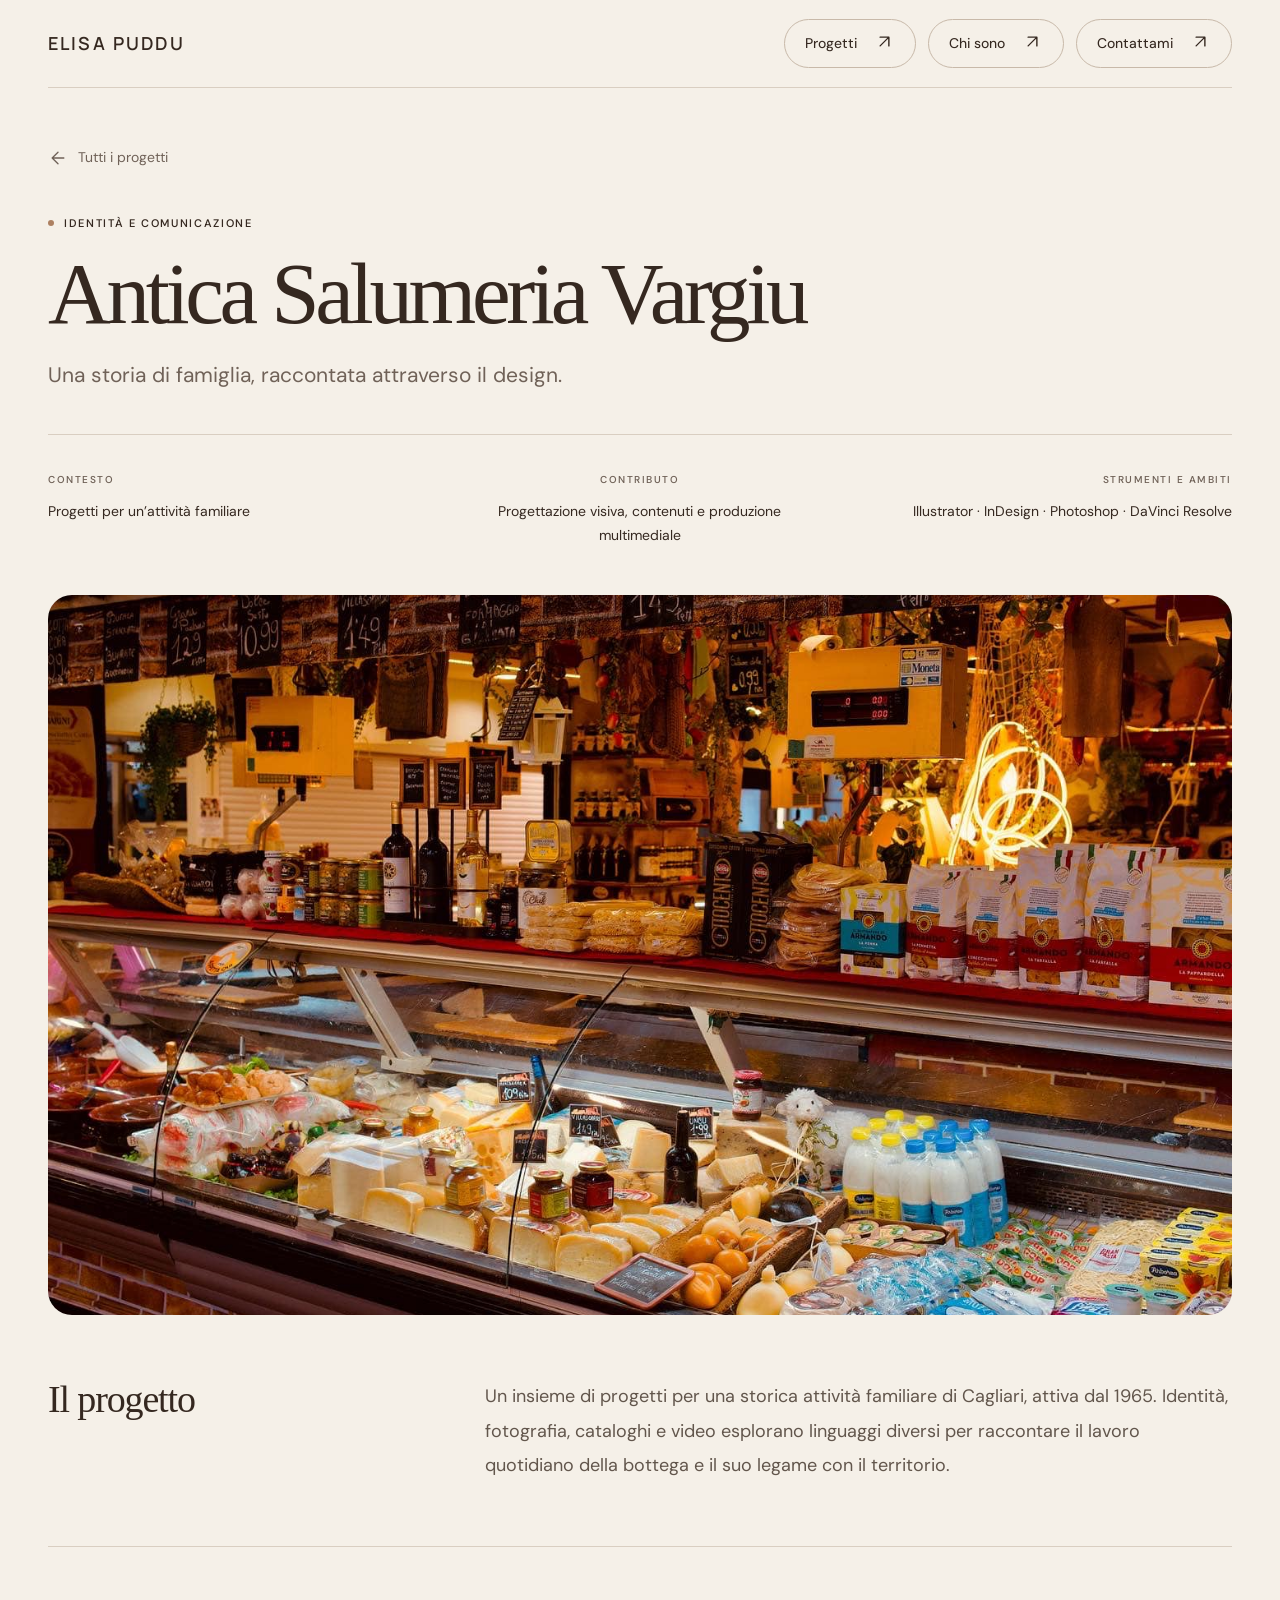
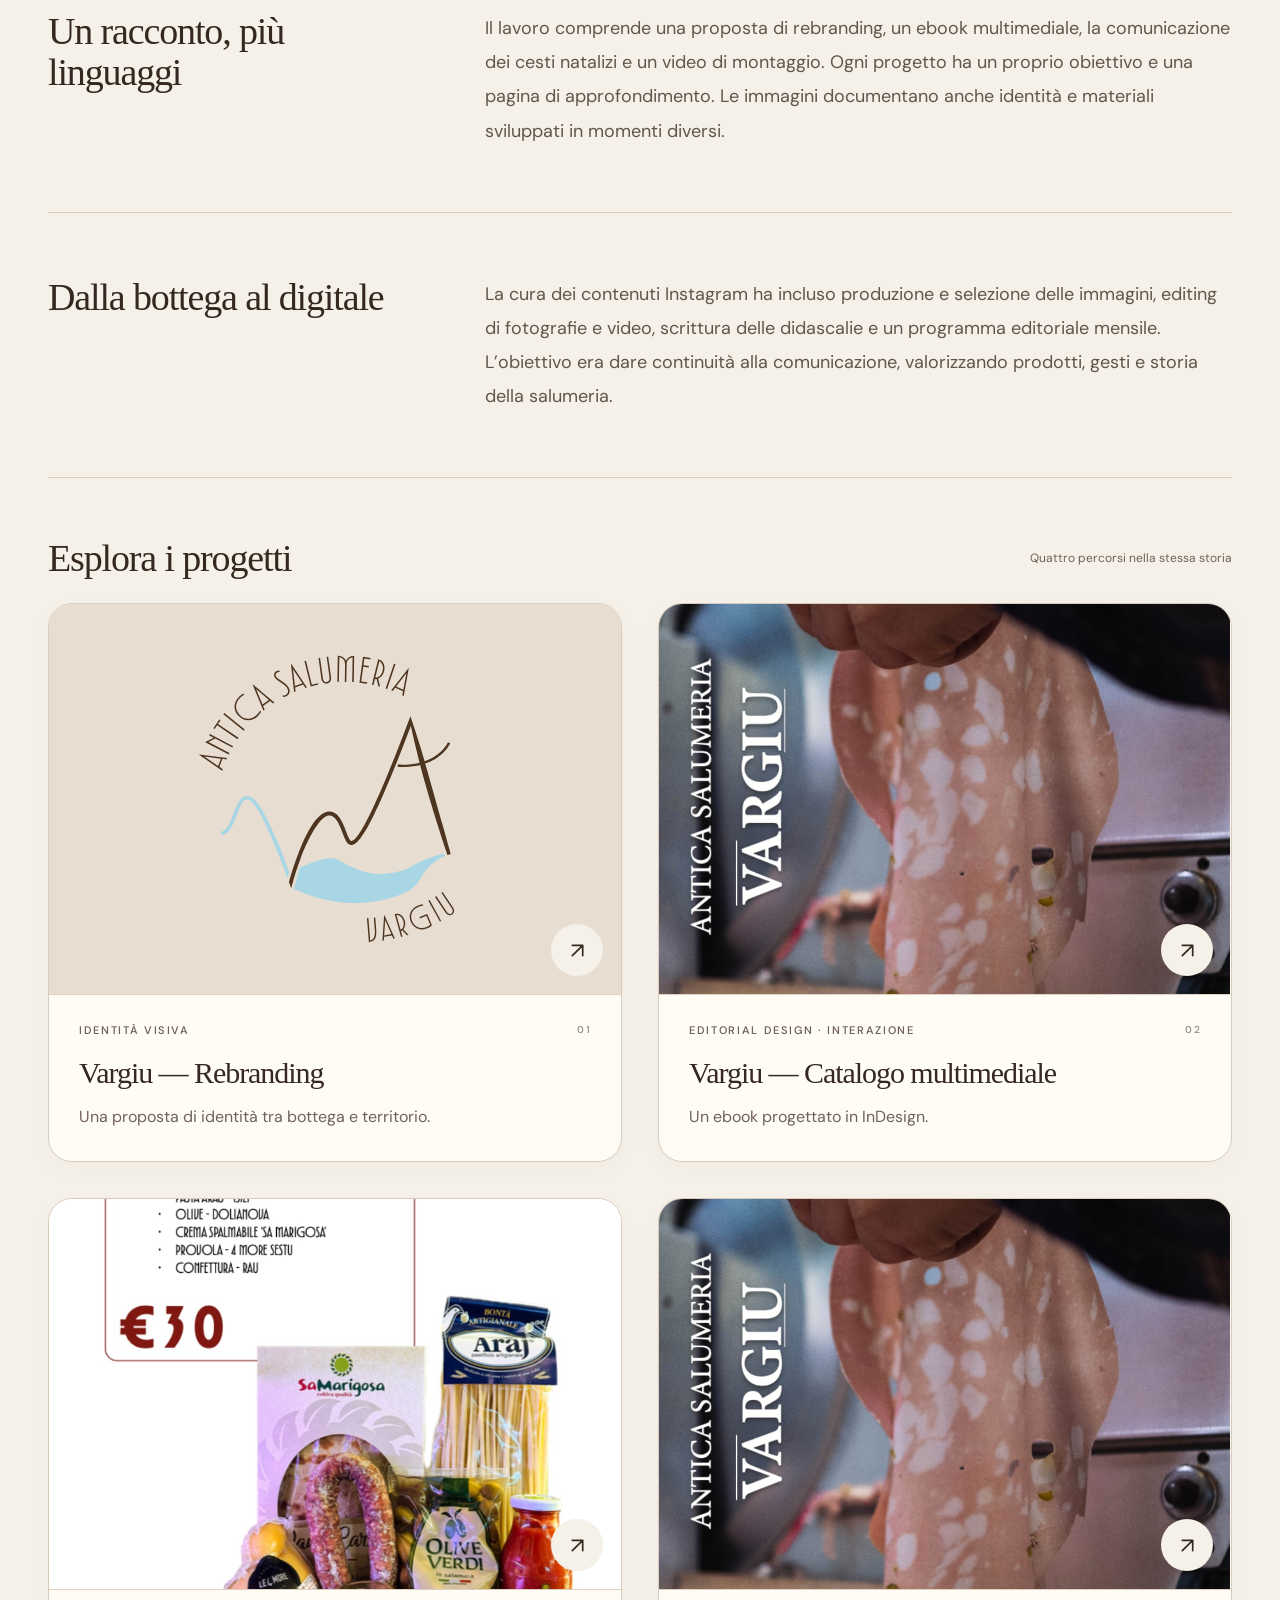
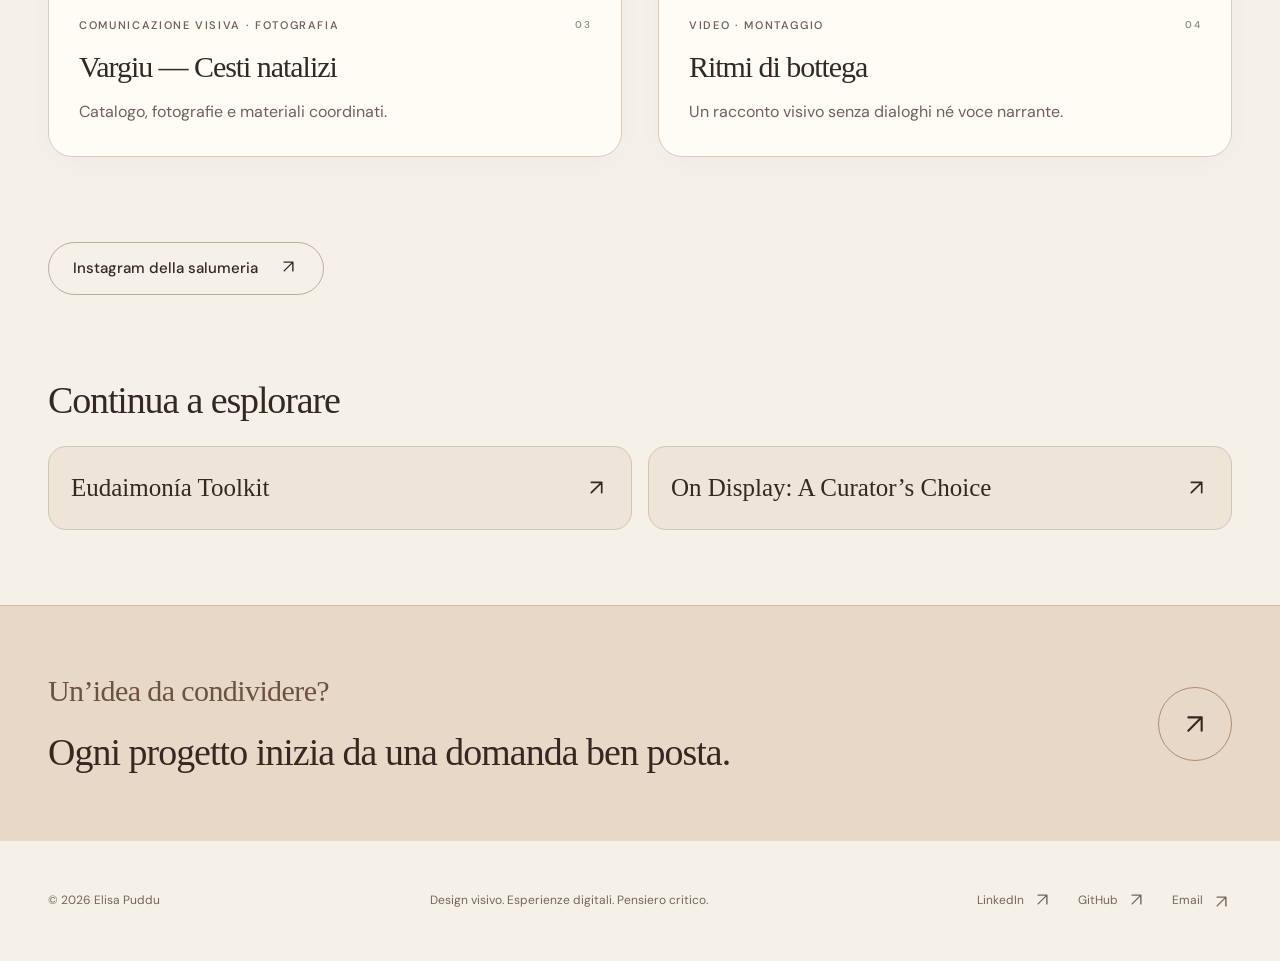
<file: progetto-vargiu.html>
<!doctype html>
<html lang="it"><head><meta charset="utf-8"><meta name="viewport" content="width=device-width, initial-scale=1"><title>Antica Salumeria Vargiu — Elisa Puddu</title><meta name="description" content="Identità visiva, editoria e racconto di bottega."><meta name="theme-color" content="#f7f5ef"><meta property="og:title" content="Antica Salumeria Vargiu — Elisa Puddu"><meta property="og:description" content="Identità visiva, editoria e racconto di bottega."><meta property="og:type" content="website"><link rel="icon" href="assets/favicon.svg" type="image/svg+xml"><link rel="stylesheet" href="styles.css"><link rel="stylesheet" href="warm.css?v=8"><link rel="stylesheet" href="cacao.css?v=7"><script defer src="data.js?v=13"></script><script defer src="app.js?v=13"></script><script defer src="letter.js?v=9"></script></head><body data-page="vargiu"><a class="skip-link" href="#app" style="position:absolute;left:-10000px" onfocus="this.style.left='20px'" onblur="this.style.left='-10000px'">Vai al contenuto</a><div id="app"></div><noscript><main style="padding:40px;font-family:Arial"><h1>Elisa Puddu — Portfolio</h1><p>Identità visive, comunicazione ed esperienze digitali. Per esplorare le gallerie, attiva JavaScript.</p><p><a href="mailto:elisapuddu01@gmail.com">elisapuddu01@gmail.com</a></p></main></noscript></body></html>
</file>
<file: styles.css>
@import url('https://fonts.googleapis.com/css2?family=DM+Sans:wght@400;450;500;550;600;650&family=Manrope:wght@400;500;600;650;700;750&display=swap');
:root{--paper:#f7f5ef;--ink:#252822;--muted:#707168;--line:#d8d9ce;--accent:#853b3a;--soft:#edeee5;--serif:Georgia,'Times New Roman',serif;--sans:'DM Sans',Arial,sans-serif}*{box-sizing:border-box}html{scroll-behavior:smooth;scroll-padding-top:100px}body{margin:0;background:var(--paper);color:var(--ink);font-family:var(--sans);font-size:16px;line-height:1.65}body.lock{overflow:hidden}a{color:inherit;text-decoration:none}button,input,textarea{font:inherit}button,a{-webkit-tap-highlight-color:transparent}button{cursor:pointer}button:focus-visible,a:focus-visible,input:focus-visible,textarea:focus-visible{outline:2px solid var(--accent);outline-offset:5px}img{display:block;max-width:100%}::selection{background:#d8b6aa}h1,h2,h3,p{margin:0}h1,h2,h3{font-weight:400;line-height:1.08}h1,h2{font-family:var(--serif)}.shell{width:min(1392px,calc(100% - 104px));margin:auto}.topbar{height:100px;display:flex;justify-content:space-between;align-items:center;border-bottom:1px solid var(--line);gap:30px}.wordmark{font-family:'Manrope',var(--sans);font-weight:750;font-size:23px;letter-spacing:-1.2px}.wordmark span{color:var(--accent)}.nav{display:flex;align-items:center;gap:34px;font-size:14px}.nav a{position:relative}.nav a:after{content:'';position:absolute;bottom:-7px;left:0;width:0;height:1px;background:var(--ink);transition:width .2s}.nav a:hover:after,.nav a[aria-current=page]:after{width:100%}.nav .nav-contact{border:1px solid #a9ab9d;border-radius:30px;padding:10px 20px}.nav .nav-contact:after{display:none}.menu-toggle{display:none;background:none;border:0}.eyebrow,.tag,.number,.small-label{font-size:11px;letter-spacing:1.5px;text-transform:uppercase;font-weight:550}.eyebrow{display:flex;align-items:center;gap:10px}.dot{width:6px;height:6px;border-radius:50%;background:var(--accent);display:inline-block}.hero{padding:70px 0 60px;position:relative}.hero h1{font-size:clamp(60px,6.9vw,108px);letter-spacing:-5.5px;max-width:1120px;margin:25px 0 32px;line-height:1.04}.hero h1 em{color:var(--accent);font-weight:400}.hero-bottom{display:flex;align-items:flex-end;justify-content:space-between;gap:40px}.hero-desc{max-width:480px;font-size:16px;line-height:1.8;color:#62655a}.text-link{display:inline-flex;align-items:center;gap:22px;padding:8px 0;border-bottom:1px solid #9b9e8e;font-size:14px}.text-link .arrow{font-size:22px;line-height:1}.hero-note{display:flex;gap:16px;align-items:center;font-size:11px;color:var(--muted);letter-spacing:1px;text-transform:uppercase}.hero-note:before{content:'';width:42px;height:1px;background:#a8ab9c}.work-section{padding:25px 0 85px}.section-top{display:flex;justify-content:space-between;align-items:end;padding:26px 0 28px;border-top:1px solid var(--line);gap:24px}.section-top h2{font:400 32px var(--serif);letter-spacing:-1px}.section-top h2 sup{font:12px var(--sans);color:var(--muted);vertical-align:top;margin-left:8px}.filters{display:flex;gap:5px;flex-wrap:wrap}.filter{border:0;border-radius:30px;background:none;padding:8px 14px;font-size:12px;color:#62665a}.filter[aria-pressed=true]{background:var(--ink);color:var(--paper)}.grid{display:grid;grid-template-columns:1fr 1fr;gap:42px 28px}.project-card{min-width:0}.card-image{height:390px;background:var(--soft);overflow:hidden;position:relative;display:flex;align-items:center;justify-content:center}.card-image img{height:100%;width:100%;object-fit:cover;transition:transform .65s}.project-card:hover .card-image img{transform:scale(1.035)}.card-image.contain img{object-fit:contain;padding:36px}.card-image.paper{background:#ebe6dc}.card-image.green{background:#e1e7da}.card-image.dark{background:#302a29}.card-go{position:absolute;bottom:18px;right:18px;background:var(--paper);height:42px;width:42px;border-radius:50%;display:flex;justify-content:center;align-items:center;font-size:21px;transition:background .2s,color .2s}.project-card:hover .card-go{background:var(--accent);color:white}.card-meta{display:flex;justify-content:space-between;align-items:center;margin:17px 0 7px;gap:12px}.tag{color:var(--muted);font-size:10px;letter-spacing:1.15px}.number{color:#8e9185;font-size:10px}.card-title{font-family:'Manrope',var(--sans);font-size:24px;line-height:1.3;letter-spacing:-.8px}.card-desc{color:var(--muted);font-size:13px;margin-top:5px}.card-image .course-preview{object-fit:cover;object-position:left top}.editorial-title{padding:65px 0 50px}.editorial-title h1{font-size:clamp(50px,6.5vw,94px);letter-spacing:-4px;margin-top:20px;max-width:1050px}.editorial-title .lead{color:#61665a;font-size:19px;max-width:720px;margin-top:24px}.about-strip{padding:65px 0;border-top:1px solid var(--line);display:grid;grid-template-columns:1fr 1.7fr;gap:80px}.about-strip h2{font-size:49px;letter-spacing:-2px}.about-strip p{font-size:22px;line-height:1.65;max-width:720px;margin-bottom:20px}.about-strip em{font-family:var(--serif);color:var(--accent)}.contact-band{background:#e8e9df;padding:65px 0}.contact-band .shell{display:flex;justify-content:space-between;align-items:center;gap:40px}.contact-band h2{font-size:clamp(38px,4.5vw,66px);letter-spacing:-2px;max-width:800px}.round-link{border:1px solid #a6aa99;width:90px;height:90px;border-radius:50%;display:flex;align-items:center;justify-content:center;font-size:36px;flex-shrink:0;transition:background .2s}.round-link:hover{background:var(--paper)}footer{padding:28px 0}.footer-inner{display:flex;justify-content:space-between;align-items:center;gap:20px;color:var(--muted);font-size:12px}.footer-links{display:flex;gap:25px}.project-header{padding:45px 0 42px}.back{font-size:12px;color:var(--muted);display:inline-flex;gap:10px;margin-bottom:34px}.project-header h1{font-size:clamp(48px,6.1vw,88px);letter-spacing:-3px;margin:16px 0 18px;max-width:1100px}.project-subtitle{font-size:20px;color:var(--muted);max-width:800px}.project-facts{display:grid;grid-template-columns:1fr 1fr 1.4fr;gap:24px;border-top:1px solid var(--line);padding-top:24px;margin-top:36px}.fact p{font-size:13px;margin-top:7px}.fact .small-label{color:var(--muted);font-size:10px}.project-cover{background:#e9e7e0;max-height:720px;overflow:hidden}.project-cover img{width:100%;max-height:720px;object-fit:contain}.project-copy{display:grid;grid-template-columns:1fr 2fr;gap:80px;padding:65px 0;border-bottom:1px solid var(--line)}.project-copy h2{font-size:35px;letter-spacing:-1px}.body-copy{max-width:790px}.body-copy p{margin:0 0 22px;color:#5b6054;font-size:17px;line-height:1.85}.body-copy p:last-child{margin-bottom:0}.body-copy h3{font-family:var(--serif);font-size:25px;margin:30px 0 14px}.body-copy ul{padding-left:20px;color:#5b6054}.body-copy li{margin:8px 0}.gallery-section{padding:60px 0}.gallery-heading{display:flex;justify-content:space-between;align-items:center;margin-bottom:24px}.gallery-heading h2{font-size:35px}.gallery-heading span{font-size:12px;color:var(--muted)}.gallery{display:grid;grid-template-columns:1fr 1fr;gap:25px}.gallery figure{margin:0;min-width:0}.gallery button{border:0;padding:0;background:#eae9e3;width:100%;display:block;position:relative}.gallery img{width:100%;height:400px;object-fit:contain}.zoom-hint{position:absolute;right:12px;bottom:12px;background:var(--paper);padding:3px 10px;border-radius:20px;font-size:12px}.gallery figcaption{font-size:12px;color:var(--muted);margin-top:9px}.gallery figure.wide{grid-column:1/-1}.gallery figure.wide img{height:auto;max-height:760px}.project-actions{display:flex;flex-wrap:wrap;gap:14px;margin-top:25px}.pill{padding:12px 20px;border:1px solid #adb19f;border-radius:30px;display:inline-flex;align-items:center;gap:20px;font-size:13px}.pill.primary{background:var(--ink);color:var(--paper);border-color:var(--ink)}.note{font-size:13px!important;color:var(--muted)!important;padding:18px 22px;background:var(--soft);margin-top:24px!important}.related{padding:40px 0 75px}.related h2{font-size:35px;margin:0 0 25px}.related-links{display:grid;grid-template-columns:1fr 1fr;gap:16px}.related-links a{border-top:1px solid var(--line);padding:20px 0;display:flex;justify-content:space-between;font-size:20px}.about-layout{display:grid;grid-template-columns:1fr 1.2fr;gap:90px;padding:0 0 80px;align-items:start}.portrait{position:sticky;top:25px}.portrait img{width:100%;aspect-ratio:4/5;object-fit:cover;object-position:center 35%}.portrait figcaption{font-size:11px;color:var(--muted);margin-top:12px}.about-text p{font-size:18px;color:#5b6054;margin-bottom:25px;line-height:1.9}.about-text .first{font:28px/1.5 var(--serif);color:var(--ink)}.skills{padding:45px 0;border-top:1px solid var(--line)}.skills h2{font-size:38px;margin-bottom:25px}.skills-grid{display:grid;grid-template-columns:repeat(3,1fr);gap:40px}.skills h3{font-size:16px;line-height:1.5}.skills p{font-size:14px;color:var(--muted);margin-top:10px}.contact-layout{display:grid;grid-template-columns:1.1fr 1fr;gap:100px;padding:15px 0 95px}.contact-layout p{font-size:20px;color:var(--muted);margin-bottom:28px}.contact-email{font-family:var(--serif);font-size:clamp(24px,3.2vw,44px);border-bottom:1px solid #a7aa9c;display:inline-block;padding-bottom:8px;letter-spacing:-1px}.contact-links{display:flex;gap:25px;margin-top:24px}.contact-form label{display:block;font-size:12px;margin-bottom:20px}.contact-form input,.contact-form textarea{display:block;width:100%;border:0;border-bottom:1px solid #b5b8a9;background:transparent;border-radius:0;padding:10px 0;color:var(--ink);font-size:16px}.contact-form textarea{resize:vertical;min-height:130px}.contact-form button{border:0;margin-top:10px}.form-help{font-size:12px!important;margin-top:18px}.lightbox{position:fixed;inset:0;border:0;width:100%;max-width:none;height:100%;max-height:none;padding:70px 5vw 30px;background:rgba(28,30,25,.97);color:white;margin:0;z-index:1000}.lightbox::backdrop{background:#161913}.lightbox img{max-width:100%;max-height:calc(100vh - 150px);object-fit:contain;margin:auto}.lightbox figcaption{text-align:center;font-size:13px;margin-top:16px;color:#caccbf}.lightbox figure{margin:0}.close-box{position:absolute;right:30px;top:18px;border:1px solid #858a7e;color:white;background:transparent;border-radius:50%;height:40px;width:40px;font-size:22px}.light-controls{display:flex;justify-content:space-between;position:absolute;left:15px;right:15px;top:48%;pointer-events:none}.light-controls button{pointer-events:auto;border:0;border-radius:50%;width:40px;height:40px;background:var(--paper);font-size:22px}.empty-results{padding:40px 0;font-size:16px}.fade-in{animation:appear .5s ease both}@keyframes appear{from{opacity:0;transform:translateY(12px)}to{opacity:1;transform:translateY(0)}}[hidden]{display:none!important}
@media(min-width:1600px){.card-image{height:430px}}@media(max-width:1000px){.shell{width:calc(100% - 64px)}.hero h1{letter-spacing:-3px}.card-image{height:310px}.about-strip{gap:40px}.project-copy{gap:40px;grid-template-columns:1fr 2fr}.about-layout{gap:40px}.contact-layout{gap:50px}.gallery img{height:300px}}@media(max-width:650px){.shell{width:calc(100% - 40px)}.topbar{height:78px}.wordmark{font-size:21px}.menu-toggle{display:block;font-size:13px;padding:10px}.nav{display:none;position:absolute;top:78px;left:0;right:0;background:var(--paper);padding:24px;z-index:99;border-bottom:1px solid var(--line);flex-direction:column;align-items:flex-start;gap:24px}.nav.open{display:flex}.hero{padding:45px 0 40px}.hero h1{font-size:58px;letter-spacing:-3px;line-height:1.05;margin:24px 0}.hero-bottom{display:block}.hero-desc{font-size:15px}.hero-bottom .text-link{margin-top:20px}.hero-note{display:none}.section-top{align-items:start;flex-direction:column;gap:18px;padding:22px 0}.section-top h2{font-size:29px}.filters{gap:0;margin-left:-10px}.filter{padding:7px 10px;font-size:11px}.grid{grid-template-columns:1fr;gap:32px}.card-image{height:310px}.card-title{font-size:23px}.work-section{padding-bottom:55px}.about-strip{grid-template-columns:1fr;gap:25px;padding:40px 0}.about-strip h2{font-size:38px}.about-strip p{font-size:18px}.contact-band{padding:40px 0}.contact-band .shell{gap:20px}.contact-band h2{font-size:36px;letter-spacing:-1.5px}.round-link{width:58px;height:58px;font-size:27px}.footer-inner{align-items:start;flex-direction:column;gap:12px}.editorial-title{padding:45px 0 32px}.editorial-title h1{font-size:53px;letter-spacing:-2.5px}.editorial-title .lead{font-size:17px}.project-header{padding:30px 0}.project-header h1{font-size:49px;letter-spacing:-2px}.project-subtitle{font-size:17px}.project-facts{grid-template-columns:1fr 1fr;gap:20px;margin-top:25px}.fact:last-child{grid-column:1/-1}.project-copy{grid-template-columns:1fr;gap:24px;padding:36px 0}.project-copy h2,.gallery-heading h2,.related h2{font-size:30px}.body-copy p{font-size:16px}.gallery-section{padding:36px 0}.gallery{grid-template-columns:1fr;gap:24px}.gallery img{height:auto;max-height:550px}.gallery-heading{align-items:start;gap:15px}.gallery-heading span{max-width:100px;text-align:right;font-size:10px}.about-layout{grid-template-columns:1fr;gap:30px;padding-bottom:40px}.portrait{position:static;margin:0}.portrait img{aspect-ratio:1/1}.about-text .first{font-size:25px}.about-text p{font-size:16px}.skills-grid{grid-template-columns:1fr;gap:25px}.contact-layout{grid-template-columns:1fr;gap:35px;padding-bottom:50px}.contact-layout p{font-size:17px}.related-links{grid-template-columns:1fr}.related-links a{font-size:18px}.lightbox{padding:80px 10px 25px}.close-box{right:18px}.back{margin-bottom:25px}}
@media(prefers-reduced-motion:reduce){html{scroll-behavior:auto}*,*:before,*:after{animation:none!important;transition:none!important}}
</file>
<file: warm.css>
/* Warm minimalism: shared surfaces, typography and interaction. */
:root{--paper:#f6f2eb;--ink:#343a32;--muted:#666457;--line:#d9d1c4;--accent:#845f4c;--soft:#eeebe2;--sage:#e3e6dc;--clay:#d8c5b1;--motion:cubic-bezier(.22,.68,0,1.01)}
body{font-size:17px;-webkit-font-smoothing:antialiased}button,a,input,textarea{touch-action:manipulation}button,a{transition:background .25s,color .25s,border-color .25s,box-shadow .25s,transform .3s var(--motion)}button:focus-visible,a:focus-visible,input:focus-visible,textarea:focus-visible{outline:3px solid #705943;outline-offset:5px}button:disabled{cursor:wait}.shell{width:min(1260px,calc(100% - 96px))}.topbar{height:96px}.wordmark{font-size:24px;letter-spacing:-1px}.nav{gap:28px;font-size:15px}.nav>a{min-height:48px;display:inline-flex;align-items:center}.nav .nav-contact{min-height:48px;background:#e8e8de;border-color:transparent;padding:10px 24px;gap:16px}.nav .nav-contact:hover{background:#daddcf;transform:translateY(-2px)}.hero h1{font-size:clamp(58px,6.5vw,96px);letter-spacing:-3.6px;line-height:1.08}.hero-desc{color:var(--muted);font-size:17px}.eyebrow,.tag,.small-label{font-size:12px;letter-spacing:1.3px}.editorial-title{padding:64px 0 46px}.editorial-title h1{font-size:clamp(48px,5.5vw,78px);letter-spacing:-2.8px;line-height:1.12}.editorial-title h1 em{color:var(--accent)}.about-layout{grid-template-columns:1fr 1.18fr;gap:76px;align-items:start;padding-bottom:64px}.portrait{margin:0;top:30px;min-width:0}.portrait img{aspect-ratio:1/1;width:100%;height:auto;object-fit:contain;object-position:center;border-radius:22px;background:#e5dfd5}.about-text .first{font-size:27px;line-height:1.5}.about-text p{font-size:17px;line-height:1.85;color:#5a6053}.about-text .project-actions{display:flex;align-items:center;gap:16px;margin-top:32px}.pill{min-height:50px;padding:12px 24px;border-radius:16px;border-color:#acae9e;font-size:15px;font-weight:500;gap:20px;justify-content:center}.pill.primary{background:#46513f;border-color:#46513f;box-shadow:0 4px 12px #333e2c0c}.pill:hover{background:#e4e6dc;border-color:#7f8a74;transform:translateY(-2px);box-shadow:0 6px 18px #3e453010}.pill.primary:hover{background:#35442f;color:#fff;border-color:#35442f}.pill:active{transform:translateY(0)}.cv-card{border:1px solid var(--line);border-radius:18px;padding:17px 20px;display:flex;align-items:center;gap:15px;background:#fbf8f3;flex:1;max-width:440px;min-height:86px;box-shadow:0 4px 18px #53483906}.cv-card:hover{border-color:#a3aa94;background:#f0f1e7;transform:translateY(-3px);box-shadow:0 8px 25px #5348390c}.cv-icon{width:42px;height:48px;display:grid;place-items:center;border:1px solid #aeb59f;border-radius:8px;color:#59654e;font-size:26px;background:#e7ebdf;flex-shrink:0}.cv-card strong{display:block;font-size:16px;font-weight:550}.cv-card small{display:block;font-size:12px;color:var(--muted);margin-top:3px;line-height:1.5}.cv-arrow{margin-left:auto;font-size:23px;padding:0 4px}.skills{padding:42px 0 60px}.skills-grid{gap:32px}.skills-grid>div{border-left:1px solid #cacfbf;padding-left:22px}.skills h2{font-size:36px}.skills h3{font-size:17px}.skills p{font-size:15px;line-height:1.8}.contact-band{background:var(--sage);padding:58px 0}.contact-invitation{font-family:var(--sans);font-size:clamp(23px,2.1vw,29px);font-weight:450;line-height:1.4;margin-bottom:16px;color:#59614f;letter-spacing:-.6px}.contact-band h2{font-size:clamp(35px,4vw,53px);letter-spacing:-1.7px;line-height:1.16}.round-link{width:74px;height:74px;font-size:30px;background:#f4f3eb88;border-color:#a5ad97}.round-link:hover{background:#f9f6ef;transform:translate(2px,-2px)}.footer-inner{font-size:13px}.footer-links a{min-height:44px;display:inline-flex;align-items:center}.card-image{border-radius:20px;background:#e9e7dd}.card-go{height:48px;width:48px}.card-meta{margin-top:20px}.card-desc{font-size:15px;color:var(--muted)}.filter{font-size:13px;min-height:46px;padding:10px 16px}.filter:hover{background:#e4e7dc}.filter[aria-pressed=true]{background:#46513f;color:#fff}.text-link{font-size:16px;min-height:48px}.project-copy .body-copy p{color:#5a6053}.gallery button,.project-cover{border-radius:18px;overflow:hidden}.gallery figcaption{font-size:14px}.back{min-height:44px;align-items:center;font-size:14px}.gallery .zoom-hint{min-width:44px;min-height:44px;display:grid;place-items:center}.contact-page .editorial-title{padding-bottom:36px}.contact-page h1{font-size:clamp(46px,5.2vw,73px);max-width:1000px;line-height:1.14}.contact-layout{grid-template-columns:1.05fr 1fr;gap:72px;padding:10px 0 74px;align-items:center}.contact-layout .contact-copy>p{font-size:18px;line-height:1.9;color:#616555;margin-bottom:24px}.contact-email{font-size:clamp(23px,2.7vw,35px);line-height:1.4;letter-spacing:-.7px;padding:10px 0;overflow-wrap:anywhere}.contact-links{gap:12px;flex-wrap:wrap;margin-top:24px}.letter-station{background:linear-gradient(145deg,#edeee3,#e5e7db);border:1px solid #dbddcd;border-radius:28px;padding:34px 26px;text-align:center;position:relative;isolation:isolate}.letter-station h2{font-size:30px;line-height:1.25;letter-spacing:-.7px;margin:18px 0 12px}.letter-station>p{font-size:15px;line-height:1.7;margin-bottom:20px;color:#626958}.envelope-illustration{height:155px;width:245px;margin:0 auto 20px;position:relative;perspective:700px}.envelope-back{position:absolute;inset:28px 0 0;background:#c6b69e;border-radius:8px;box-shadow:0 16px 26px #6e655217}.preview-letter{position:absolute;background:#faf7ef;top:4px;left:24px;right:24px;height:130px;border-radius:7px 7px 0 0;z-index:1;padding:15px 20px;text-align:left;transform:rotate(-3deg);transition:transform .5s var(--motion);box-shadow:0 2px 10px #68543609}.preview-letter span{font:italic 21px var(--serif);color:#6c705d;display:block;white-space:nowrap}.preview-letter i{display:block;height:1px;background:#d6d9c9;margin-top:13px}.preview-letter i:last-child{width:60%}.envelope-front{position:absolute;inset:28px 0 0;z-index:2;clip-path:polygon(0 0,50% 49%,100% 0,100% 100%,0 100%);background:linear-gradient(140deg,#ddcdb5,#cdbb9f);border-radius:0 0 8px 8px}.envelope-seal{position:absolute;z-index:3;width:35px;height:35px;display:grid;place-items:center;border-radius:50%;background:#737e63;color:#f9f6ef;left:calc(50% - 17px);top:98px;font:italic 23px var(--serif);box-shadow:0 3px 8px #5f68491a}.letter-station:hover .preview-letter{transform:translateY(-9px) rotate(-1deg)}.letter-station .letter-status{font-size:14px;margin:18px 0 0}.letter-status:empty{display:none}.letter-fallback{font-size:14px;text-decoration:underline;display:inline-block;padding:10px;line-height:1.5}.letter-dialog{padding:0;border:0;background:transparent;color:var(--ink);width:min(700px,calc(100% - 40px));max-width:none;max-height:calc(100dvh - 40px);overflow:visible}.letter-dialog::backdrop{background:#292c2377;backdrop-filter:blur(7px);animation:veil-in .3s ease}.letter-stage{position:relative;perspective:1200px}.letter-sheet{background:#fbf8f1;border:1px solid #e4dcd0;border-radius:23px;padding:28px 36px 30px;box-shadow:0 28px 100px #24271c26;position:relative;z-index:2;max-height:calc(100dvh - 48px);overflow-y:auto;transform-origin:50% 90%;backface-visibility:hidden;animation:letter-open .55s var(--motion) both}.letter-topline{display:flex;align-items:center;justify-content:space-between;gap:16px;margin-bottom:4px}.letter-topline .small-label{font-size:11px;color:var(--muted)}.letter-close{width:44px;height:44px;flex-shrink:0;background:#eeeee3;border:1px solid #d8d8cb;border-radius:50%;font-size:26px;color:#4b5843;display:grid;place-items:center;line-height:1}.letter-close:hover{background:#e0e4d6}.letter-sheet h2{font-size:42px;letter-spacing:-1.5px;margin:6px 0 14px;color:#526149}.letter-recipient{font-size:13px;color:var(--muted);border-bottom:1px solid var(--line);padding-bottom:17px;margin-bottom:20px}.letter-recipient strong{font-weight:450;color:var(--ink);margin-left:10px}.letter-fields{display:grid;grid-template-columns:1fr 1fr;gap:20px}.letter-form label{display:block;font-size:14px;line-height:1.5}.letter-form input,.letter-form textarea{display:block;width:100%;padding:12px 14px;border:1px solid #c9cdbd;border-radius:12px;background:#fffdf8;color:#343a32;margin-top:8px;font-size:16px;min-height:48px;transition:border-color .2s,box-shadow .2s}.letter-form input::placeholder,.letter-form textarea::placeholder{color:#75796a;opacity:1}.letter-form input:focus,.letter-form textarea:focus{border-color:#748268;box-shadow:0 0 0 3px #c3ceb533}.message-label{margin-top:20px}.letter-form textarea{resize:vertical;min-height:160px;max-height:300px;line-height:1.7}.letter-bottomline{display:flex;align-items:center;justify-content:space-between;gap:26px;margin-top:24px}.letter-bottomline p{font-size:13px;color:#686b5f;line-height:1.65;max-width:340px;margin:0}.letter-submit{flex-shrink:0;border:1px solid transparent}.send-envelope{position:absolute;top:50%;left:50%;width:270px;height:175px;transform:translate(-50%,-30%);opacity:0;pointer-events:none;z-index:3;filter:drop-shadow(0 12px 20px #343a321f)}.send-envelope-back,.send-envelope-front,.send-envelope-flap{position:absolute;inset:0;border-radius:9px}.send-envelope-back{background:#b7a68a}.send-envelope-front{background:linear-gradient(135deg,#e5d7bf,#c9b693);clip-path:polygon(0 0,50% 50%,100% 0,100% 100%,0 100%);z-index:2}.send-envelope-flap{background:#d3c2a6;clip-path:polygon(0 0,100% 0,50% 53%);transform-origin:top;transform:rotateX(160deg);z-index:3}.send-envelope>span{position:absolute;z-index:4;left:calc(50% - 20px);top:74px;width:40px;height:40px;border-radius:50%;display:grid;place-items:center;color:#faf7ed;background:#69775b;font:italic 27px var(--serif);opacity:0}.sending-caption{position:absolute;top:calc(50% + 150px);width:100%;text-align:center;color:#fffaf1;font:italic 27px var(--serif);opacity:0;pointer-events:none}.is-sending .letter-sheet{pointer-events:none;animation:letter-fold .6s var(--motion) forwards}.is-sending .send-envelope{animation:envelope-flight 1.35s var(--motion) forwards}.is-sending .send-envelope-flap{animation:envelope-seal .35s ease .5s forwards}.is-sending .send-envelope>span{animation:veil-in .2s ease .75s forwards}.is-sending .sending-caption{animation:veil-in .3s ease .3s forwards}
@keyframes veil-in{from{opacity:0}to{opacity:1}}@keyframes letter-open{from{opacity:0;transform:translateY(45px) rotateX(8deg) scale(.95)}to{opacity:1;transform:translateY(0) rotateX(0) scale(1)}}@keyframes letter-fold{0%{transform:scale(1);opacity:1}55%{transform:translateY(50px) rotateX(38deg) scale(.64);opacity:.9}100%{transform:translateY(100px) rotateX(76deg) scale(.35);opacity:0}}@keyframes envelope-seal{to{transform:rotateX(0)}}@keyframes envelope-flight{0%{opacity:0;transform:translate(-50%,0) scale(.8)}35%{opacity:1;transform:translate(-50%,-30%) scale(1)}75%{opacity:1;transform:translate(-50%,-30%) rotate(-4deg)}100%{opacity:0;transform:translate(150%,-180%) rotate(-15deg) scale(.65)}}
@media(max-width:1000px){.shell{width:calc(100% - 64px)}.about-layout{gap:42px}.about-text .first{font-size:24px}.contact-layout{gap:40px}.cv-card{padding:14px}.cv-card small{font-size:11px}.about-text .project-actions{flex-wrap:wrap}.contact-email{font-size:28px}.letter-station{padding:28px 20px}.letter-station h2{font-size:27px}.hero h1{letter-spacing:-2.8px}}
@media(max-width:650px){.shell{width:calc(100% - 40px)}.topbar{height:80px}.nav{top:80px;gap:12px}.nav a{min-height:48px}.menu-toggle{min-width:48px;min-height:48px;font-size:15px}.hero h1{font-size:56px;letter-spacing:-2.8px}.editorial-title{padding:42px 0 30px}.editorial-title h1{font-size:48px;letter-spacing:-2px}.about-layout{grid-template-columns:1fr;gap:30px;padding-bottom:42px}.portrait{position:static}.portrait img{aspect-ratio:1/1;height:auto;border-radius:18px}.about-text .first{font-size:24px}.about-text p{font-size:16px}.about-text .project-actions{align-items:stretch}.cv-card{flex-basis:100%;max-width:none;min-height:82px;padding:16px}.cv-card small{font-size:12px}.pill{min-height:50px;border-radius:14px}.skills{padding:32px 0 40px}.skills h2{font-size:32px}.skills-grid{gap:26px}.skills h3{font-size:17px}.skills p{font-size:15px}.contact-band{padding:38px 0}.contact-invitation{font-size:23px;margin-bottom:15px}.contact-band h2{font-size:33px;letter-spacing:-1.2px;line-height:1.18}.contact-band .shell{align-items:flex-end;gap:12px}.round-link{width:56px;height:56px;font-size:27px}.contact-band h2 br{display:none}.contact-layout{grid-template-columns:1fr;gap:34px;padding-bottom:40px}.contact-page h1{font-size:47px;line-height:1.14;letter-spacing:-2px}.contact-layout .contact-copy>p{font-size:17px;margin-bottom:20px}.contact-email{font-size:27px}.contact-links{margin-top:18px}.letter-station{border-radius:22px;padding:28px 20px}.letter-station h2{font-size:28px}.letter-station>p{font-size:16px}.letter-dialog{width:calc(100% - 24px);max-height:calc(100dvh - 24px)}.letter-sheet{border-radius:20px;padding:18px 20px 22px;max-height:calc(100dvh - 24px)}.letter-topline{gap:10px}.letter-topline .small-label{font-size:10px;letter-spacing:.8px}.letter-sheet h2{font-size:36px}.letter-fields{grid-template-columns:1fr;gap:14px}.letter-recipient{font-size:12px;padding-bottom:14px;margin-bottom:16px;overflow-wrap:anywhere}.message-label{margin-top:14px}.letter-form textarea{min-height:128px}.letter-bottomline{align-items:stretch;flex-direction:column;gap:16px;margin-top:18px}.letter-bottomline p{font-size:12px;max-width:none}.letter-submit{width:100%}.sending-caption{font-size:23px}.card-image{border-radius:16px}.card-desc{font-size:14px}.footer-inner{font-size:12px}.footer-links{gap:22px}}
@media(prefers-reduced-motion:reduce){.letter-sheet,.is-sending .letter-sheet,.is-sending .send-envelope,.is-sending .sending-caption,.is-sending .send-envelope-flap,.is-sending .send-envelope>span{animation:none!important;transform:none}.is-sending .letter-sheet{opacity:0}.is-sending .send-envelope{opacity:0}.is-sending .sending-caption{opacity:1;top:50%;transform:translateY(-50%)}.letter-station:hover .preview-letter{transform:rotate(-3deg)}}

/* Centered introduction and consistent navigation. */
.wordmark{font-size:19px;font-weight:650;letter-spacing:.09em;white-space:nowrap}
.nav{gap:12px}
.nav a:after{display:none}
.nav .nav-contact{display:inline-flex;align-items:center;justify-content:center;min-width:128px;min-height:48px;gap:17px;padding:11px 22px;background:#e8e8de;border:1px solid transparent;border-radius:30px;font-size:14px;font-weight:450}
.nav .nav-contact:hover{background:#daddcf;border-color:transparent;transform:translateY(-2px)}
.nav .nav-contact[aria-current=page]{border-color:#b2b9a6}
.hero{display:flex;flex-direction:column;align-items:center;text-align:center;gap:28px;padding:clamp(64px,8vw,106px) 0 clamp(55px,6vw,80px)}
.hero h1{width:100%;max-width:1120px;margin:0 auto;line-height:1.1}
.hero-bottom{display:block;width:100%;max-width:760px;margin:0 auto;text-align:center}
.hero-desc{max-width:760px;margin:0 auto;font-size:22px;line-height:1.75}
@media(max-width:650px){.wordmark{font-size:17px;letter-spacing:.075em}.nav{gap:10px}.nav .nav-contact{width:100%;justify-content:space-between;min-height:50px;padding:12px 20px;font-size:15px}.hero{padding:56px 0 50px;gap:24px}.hero h1{font-size:clamp(44px,11vw,60px);letter-spacing:-2px}.hero-desc{font-size:19px;max-width:440px;line-height:1.75}}

/* Consistent biography and focused contact composition. */
.about-header{padding:48px 0 32px}.about-header h1{font-family:var(--sans);font-size:13px;font-weight:500;line-height:1.5;letter-spacing:1.3px}
.about-text>p{font-family:var(--sans);font-size:18px;font-weight:400;font-style:normal;line-height:1.85;letter-spacing:normal;color:#5a6053;margin:0 0 24px}
.sr-only{position:absolute!important;width:1px!important;height:1px!important;padding:0!important;margin:-1px!important;overflow:hidden!important;clip:rect(0,0,0,0)!important;white-space:nowrap!important;border:0!important}
.letter-topline{position:absolute;right:22px;top:20px;margin:0;z-index:4}.letter-recipient{padding:12px 54px 24px 0;margin-bottom:22px;font-size:15px}.letter-feedback{font-size:14px;line-height:1.65;color:#80503d;margin:16px 0 0}.letter-feedback:empty{display:none}.letter-submit:disabled{opacity:.7}.form-trap{position:absolute;left:-10000px;width:1px;height:1px;overflow:hidden}.letter-bottomline p{max-width:340px}
@media(max-width:650px){.about-header{padding:32px 0 24px}.about-text>p{font-size:17px;font-weight:400;line-height:1.85}.letter-topline{right:16px;top:16px}.letter-recipient{font-size:13px;padding-top:10px;padding-bottom:21px;margin-bottom:18px}.letter-bottomline p{max-width:none}}

/* Keep the contact sentence on one line within the available width. */
.contact-page .editorial-title,.contact-band .shell{container-type:inline-size}
.contact-page h1{max-width:none;font-size:clamp(24px,3.5vw,54px);font-size:clamp(24px,3.85cqw,54px);white-space:nowrap;letter-spacing:-.025em;line-height:1.3}
.contact-band .shell>div{min-width:0;flex:1}.contact-band h2{font-size:clamp(11px,3vw,43px);font-size:clamp(11px,3.2cqw,43px);white-space:nowrap;letter-spacing:-.025em;line-height:1.3}
.letter-bottomline{justify-content:flex-end}
@media(max-width:650px){.contact-band .shell{gap:10px}.contact-band .round-link{width:48px;height:48px}.contact-band h2{font-size:30px;white-space:normal}.contact-page h1{font-size:30px;white-space:normal}}
/* Centered portrait, full-width biography and persistent navigation. */
header.shell{position:sticky;top:0;z-index:100;background:var(--paper)}
html{scroll-padding-top:116px}
.about-layout{grid-template-columns:minmax(0,1fr);gap:40px}
.about-layout .portrait{position:static;top:auto;width:min(100%,480px);margin:0 auto}
.about-text{width:100%;min-width:0}
@media(max-width:650px){html{scroll-padding-top:96px}.about-layout{gap:30px}.about-layout .portrait{width:min(100%,380px)}}
</file>
<file: cacao.css>
/* Carta & Cacao — editorial portfolio */
:root{--paper:#f5f0e8;--ink:#352820;--muted:#706258;--line:#d9cec1;--accent:#95684f;--soft:#e9e0d4;--sage:#e7d8c7;--motion:cubic-bezier(.22,1,.36,1)}
body{font-size:18px;background:var(--paper);color:var(--ink)}
.shell{width:min(1320px,calc(100% - 96px))}
header.shell{background:var(--paper);z-index:100}
.topbar{height:88px;border-bottom:1px solid var(--line)}
.wordmark{font-size:18px;letter-spacing:.12em;font-weight:600}
.nav .nav-contact{min-width:122px;min-height:48px;background:transparent;border:1px solid #c8b9a9;border-radius:6px;padding:11px 20px;color:var(--ink)}
.nav .nav-contact:hover{background:var(--ink);color:var(--paper);border-color:var(--ink);transform:translateY(-2px)}
.nav .nav-contact[aria-current=page]{background:var(--ink);color:var(--paper);border-color:var(--ink)}
.nav-contact span,.pill span:last-child{transition:transform .3s var(--motion)}
.nav-contact:hover span,.pill:hover span:last-child{transform:translate(2px,-2px)}
.eyebrow,.tag,.small-label{letter-spacing:.15em;font-size:11px}
.dot{background:#ad8061}
.hero{padding:110px 0 100px;gap:30px}
.hero h1{font-size:clamp(60px,7.4vw,112px);letter-spacing:-.055em;font-weight:400;line-height:1.02;max-width:1200px}
.hero h1 em{color:#95684f}
.hero-desc{font-size:22px;line-height:1.75;max-width:750px;color:#706258}
.hero-bottom{max-width:750px}
.section-top{padding:30px 0;border-color:var(--line)}
.section-top h2{font-size:34px;letter-spacing:-.03em}
.filter{border:1px solid transparent;border-radius:4px;font-size:13px;padding:10px 15px;color:#62574c}
.filter:hover{background:#e6dacb}
.filter[aria-pressed=true]{background:var(--ink);color:var(--paper)}
.work-section .grid{gap:52px 30px}
.work-section .project-card:first-child{grid-column:1/-1}
.work-section .project-card:first-child .card-image{height:500px;background:#e7ded1}
.work-section .project-card:first-child .card-image.contain img{padding:54px}
.card-image{height:390px;border-radius:3px;background:#e7ded1}
.card-image.paper{background:#e7ded1}.card-image.green{background:#e6d7c6}.card-image.dark{background:#352820}
.card-image.contain img{padding:42px}
.card-meta{margin-top:22px}
.card-title{font-family:var(--serif);font-size:30px;font-weight:400;letter-spacing:-.035em}
.card-desc{font-size:16px;color:var(--muted);margin-top:8px;line-height:1.7}
.card-go{width:52px;height:52px;border-radius:4px;background:var(--paper);color:var(--ink)}
.project-card:hover .card-go{background:var(--ink);color:var(--paper)}
.project-card:focus-visible{outline-offset:8px}
.about-strip{background:#3b2b23;color:#f5f0e8;border:0;padding:64px;gap:70px;margin:15px auto 90px;grid-template-columns:1fr 1.4fr}
.about-strip h2{font-size:54px;line-height:1.08}.about-strip em{color:#d0aa8d}.about-strip p{font-size:21px;line-height:1.8}
.about-strip .text-link{border-color:#a58d7a;color:#f5f0e8}
.pill{border-radius:5px;border-color:#beac98;min-height:52px;padding:13px 24px;font-size:15px;box-shadow:none}
.pill.primary{background:#46342a;border-color:#46342a;color:#fff8ed;box-shadow:none}
.pill:hover{background:#e9dfd2;border-color:#80654e;box-shadow:0 8px 22px #3528200d}
.pill.primary:hover{background:#654836;border-color:#654836;color:#fff8ed}
.about-header{padding:48px 0 36px}
.about-layout{grid-template-columns:minmax(0,1fr);gap:48px;padding-bottom:76px}
.about-layout .portrait{width:min(100%,480px);position:static;margin:0 auto;padding:12px;border:1px solid #d3c1ad;background:#ede4d7}
.portrait img{border-radius:1px;aspect-ratio:1/1;object-fit:contain}
.about-text{width:100%;padding-top:34px;border-top:1px solid var(--line)}
.about-text>p{font:400 18px/1.95 var(--sans);color:#62564c;letter-spacing:normal;margin-bottom:23px}
.about-text .project-actions{margin-top:40px;gap:18px;align-items:center}
.cv-card{border-radius:4px;border-color:#cdbda9;background:#ece3d7;max-width:470px;min-height:94px;box-shadow:none;padding:20px 24px}
.cv-card:hover{background:#e3d8c7;border-color:#967b60;box-shadow:none}
.cv-icon{background:transparent;border-color:#b49d81;color:#674f3b;border-radius:2px}
.cv-card strong{font-weight:500}.cv-card small{color:#706258;font-size:13px}
.skills{border:0;background:#e9e0d4;padding:48px;margin-bottom:72px}
.skills h2{font-size:42px;margin-bottom:32px;letter-spacing:-.035em}
.skills-grid>div{border-color:#bdab95;padding-left:22px}
.skills h3{font-size:17px;color:#352820}.skills p{color:#6a5c4f;font-size:15px}
.contact-band{padding:64px 0;background:#e7d8c7;border-top:1px solid #cfbaa4}
.contact-invitation{font-family:var(--serif);font-size:30px;color:#6d523e;letter-spacing:-.02em;margin-bottom:16px}
.contact-band h2{color:#352820;font-weight:400}
.round-link{border-radius:4px;background:transparent;border-color:#ad8c70;color:#352820}
.round-link:hover{background:#352820;color:#f5f0e8;border-color:#352820}
.footer-inner{padding:10px 0;color:#756659;font-size:12px}
.project-header{padding:48px 0}.project-header h1{font-size:clamp(48px,6.8vw,94px);letter-spacing:-.05em;line-height:1.06}
.project-subtitle{color:#706258;font-size:21px;line-height:1.7}
.project-facts{padding-top:28px;margin-top:40px}.fact p{font-size:14px;line-height:1.7}
.project-cover{border-radius:3px;background:#e9e0d4}
.project-copy{padding:64px 0;gap:64px}.project-copy h2{font-size:38px;letter-spacing:-.03em}
.project-copy .body-copy p{color:#62564c;font-size:18px;line-height:1.9}
.gallery button{border-radius:3px;background:#e9e0d4}.gallery figcaption{color:#706258;font-size:14px}
.gallery-heading h2,.related h2{font-size:38px;letter-spacing:-.03em}
.related-links a{font-family:var(--serif);font-size:25px;line-height:1.5}
.note{background:#e9e0d4;color:#6c5d4f!important;border-left:2px solid #b19273;padding:20px 24px}
/* Contact: an open letter on a deep cacao canvas. */
body[data-page=contact]{background:#352820;color:#f5f0e8}
body[data-page=contact] header.shell{background:#352820}
body[data-page=contact] .topbar{border-color:#675448}
body[data-page=contact] .nav-contact{color:#f5f0e8;border-color:#806a58;background:transparent}
body[data-page=contact] .nav-contact:hover,body[data-page=contact] .nav-contact[aria-current=page]{background:#f5f0e8;color:#352820;border-color:#f5f0e8}
body[data-page=contact] .menu-toggle{color:#f5f0e8}
body[data-page=contact] .nav{background:#352820}
.contact-page .editorial-title{padding:52px 0 0;text-align:center}
.contact-page .eyebrow{justify-content:center;color:#d0b8a1;margin-bottom:22px}
.contact-page h1{font-size:clamp(24px,3.85cqw,54px);color:#f5f0e8;letter-spacing:-.035em;line-height:1.3;white-space:nowrap;margin:0 auto;max-width:none}
.contact-page h1 em{color:#d4ae8e}
.contact-layout{display:flex;flex-direction:column;gap:0;padding:22px 0 64px;align-items:center}
.contact-copy{max-width:720px;text-align:center;order:2;margin-top:22px}
.contact-layout .contact-copy>p{color:#d2c4b7;font-size:17px;line-height:1.85;margin:0 0 12px}
.letter-station{background:none;border:0;border-radius:0;padding:24px 0 8px;width:100%;max-width:750px;box-shadow:none}
.envelope-illustration{width:270px;height:172px;margin:0 auto 22px;filter:drop-shadow(0 15px 24px #190f0b35)}
.preview-letter{background:#fff9ed;height:140px;left:26px;right:26px;padding:15px 19px;border-radius:2px 2px 0 0}
.preview-letter span{font-size:23px;color:#77674e}.preview-letter i{background:#ded4bd}
.envelope-back{inset:32px 0 0;border-radius:3px;background:#bba181}
.envelope-front{inset:32px 0 0;background:linear-gradient(135deg,#e2cdb0,#c4a985);border-radius:0 0 3px 3px}
.envelope-seal{top:110px;background:#856248;color:#fff9ed}
.letter-station h2{font-size:clamp(30px,3vw,40px);letter-spacing:-.035em;color:#f5f0e8;margin:18px 0 10px}
.letter-station>p{font-size:16px;color:#c9b9a8;line-height:1.75;margin:0 0 22px}
.letter-station .compose-open{min-width:240px;background:#f5f0e8;color:#352820;border-color:#f5f0e8;border-radius:4px}
.letter-station .compose-open:hover{background:#dbc3a7;border-color:#dbc3a7;box-shadow:0 8px 30px #100a0826}
.letter-station .letter-status{color:#e5d6c5;font-size:15px;margin:22px auto 0;max-width:520px}
body[data-page=contact] .footer-inner{color:#bfae9e;border-top:1px solid #675448;padding-top:24px}
.letter-sheet{background:#f7f1e7;border:1px solid #d5c4ad;color:#352820;border-radius:7px;box-shadow:0 30px 120px #140c084d}
.letter-dialog::backdrop{background:#1e140fd4;backdrop-filter:blur(9px)}
.letter-close{border-radius:4px;background:#e9dfd0;border-color:#cbbbA4;color:#514232}
.letter-close:hover{background:#dcd0bd}
.letter-recipient{color:#776653;border-color:#d3c4b0}
.letter-form input,.letter-form textarea{border-radius:4px;border-color:#cdbfa9;background:#fffcf6;color:#352820}
.letter-form input::placeholder,.letter-form textarea::placeholder{color:#7d7060}
.letter-form input:focus,.letter-form textarea:focus{border-color:#8b7256;box-shadow:0 0 0 3px #bca68730}
.letter-form label{color:#514536}.letter-feedback{color:#895339}
button:focus-visible,a:focus-visible,input:focus-visible,textarea:focus-visible{outline:3px solid #9a7955;outline-offset:5px}
body[data-page=contact] a:focus-visible,body[data-page=contact] button:focus-visible{outline-color:#d9ba8e}
@media(min-width:1001px){.work-section .project-card:first-child .card-meta{margin-top:26px}.work-section .project-card:first-child .card-title{font-size:37px}}
@media(max-width:1000px){.shell{width:calc(100% - 64px)}.hero{padding:84px 0 72px}.card-image{height:330px}.work-section .project-card:first-child .card-image{height:410px}.about-strip{padding:42px;gap:35px}.about-strip h2{font-size:44px}.skills{padding:34px}.project-copy{gap:36px}.nav .nav-contact{min-width:110px;padding:11px 16px}.topbar{gap:20px}}
@media(max-width:650px){.shell{width:calc(100% - 40px)}.topbar{height:78px}.wordmark{font-size:16px;letter-spacing:.09em}.nav{top:78px;border-color:var(--line);padding:20px;box-shadow:0 18px 24px #3528200c}.nav .nav-contact{min-height:50px;width:100%;justify-content:space-between}.hero{padding:65px 0 56px;gap:24px}.hero h1{font-size:clamp(44px,10.8vw,68px);letter-spacing:-.045em}.hero-desc{font-size:19px;line-height:1.75}.section-top h2{font-size:30px}.filter{font-size:12px;min-height:44px}.work-section .grid{gap:36px}.work-section .project-card:first-child .card-image,.card-image{height:320px}.work-section .project-card:first-child .card-image.contain img,.card-image.contain img{padding:30px}.card-title{font-size:28px}.card-desc{font-size:15px}.about-strip{padding:30px 24px;margin-bottom:50px;gap:28px;grid-template-columns:1fr}.about-strip h2{font-size:42px}.about-strip p{font-size:18px}.about-header{padding:32px 0 26px}.about-layout{gap:30px;padding-bottom:44px}.about-layout .portrait{width:min(100%,380px);padding:8px}.about-text{padding-top:26px}.about-text>p{font:400 17px/1.9 var(--sans)}.about-text .project-actions{margin-top:30px}.cv-card{padding:18px;min-height:88px}.skills{padding:30px 24px;margin-bottom:44px}.skills h2{font-size:34px}.skills-grid{gap:28px}.contact-band{padding:40px 0}.contact-invitation{font-size:27px}.contact-band h2{font-size:29px;white-space:normal}.round-link{width:48px;height:48px}.project-header h1{font-size:48px}.project-subtitle{font-size:18px}.project-copy{padding:36px 0;gap:22px}.project-copy h2,.gallery-heading h2,.related h2{font-size:31px}.project-copy .body-copy p{font-size:17px}.related-links a{font-size:23px}.contact-page .editorial-title{padding-top:36px}.contact-page h1{font-size:34px;white-space:normal;line-height:1.18}.contact-page .eyebrow{margin-bottom:20px}.contact-layout{padding:16px 0 30px}.letter-station{padding:18px 0 8px}.envelope-illustration{transform:scale(.9);margin-bottom:10px}.letter-station h2{font-size:33px}.letter-station>p{font-size:16px}.contact-copy{margin-top:30px;text-align:left}.contact-layout .contact-copy>p{font-size:16px}.letter-sheet{border-radius:7px}.footer-inner{font-size:12px}}

/* Soft edges, separated project cards and a translucent contact panel. */
:root{--panel-radius:24px}
.nav .nav-contact,.pill,.filter,.letter-station .compose-open{border-radius:999px}
.card-go,.round-link{border-radius:50%}
.about-strip,.skills,.project-cover,.gallery button,.note{border-radius:var(--panel-radius)}
.about-layout .portrait{border-radius:28px}.portrait img{border-radius:18px}
.cv-card{border-radius:20px}.cv-icon{border-radius:10px}
.letter-sheet{border-radius:24px}.letter-close{border-radius:50%}
.letter-form input,.letter-form textarea{border-radius:14px}
.envelope-back,.envelope-front{border-radius:0 0 12px 12px}
.preview-letter{border-radius:9px 9px 0 0}
.envelope-seal,.send-envelope>span{background:#856248;color:#fff8ed}
.contact-band{background:#e7d8c7;border-color:#cfbaa4}
.contact-copy{max-width:800px;width:100%;padding:30px 36px;margin-top:32px;text-align:left;border:1px solid #f5e7d642;border-radius:var(--panel-radius);background:#fff6e812;backdrop-filter:blur(12px);-webkit-backdrop-filter:blur(12px);box-shadow:0 12px 40px #160d080a}
.contact-layout .contact-copy>p{color:#e0d2c3;margin-bottom:16px}
.contact-layout .contact-copy>p:last-child{margin-bottom:0}
.project-card{background:#fffbf5;border:1px solid #d9cbbb;border-radius:var(--panel-radius);box-shadow:0 8px 28px #35282006;transition:box-shadow .3s,border-color .3s;overflow:hidden}
.project-card>a{display:flex;flex-direction:column;height:100%;border-radius:inherit}
.project-card:hover{border-color:#b79b7f;box-shadow:0 16px 40px #35282010}
.project-card:focus-within{outline:3px solid #9a7955;outline-offset:5px}
.project-card>a:focus-visible{outline:none}
.project-card .card-image{border-radius:0;background:#e7ded1;flex-shrink:0}
.card-body{padding:26px 30px 30px;border-top:1px solid #ded1c2;flex:1}
.project-card .card-meta,.work-section .project-card:first-child .card-meta{margin:0 0 14px}
.project-card .card-title{font-size:30px;line-height:1.25}
.project-card .card-desc{margin-top:12px;line-height:1.75}
.work-section .grid{gap:44px 36px}
.gallery-section .grid{gap:36px}
.related-links a{padding:22px;border:1px solid #d5c4af;border-radius:18px;background:#eee4d7;gap:20px}
@media(max-width:650px){:root{--panel-radius:20px}.contact-copy{padding:24px 22px;margin-top:28px}.work-section .grid,.gallery-section .grid{gap:30px}.card-body{padding:22px 24px 26px}.project-card .card-title,.work-section .project-card:first-child .card-title{font-size:28px}.letter-sheet{border-radius:20px}.about-layout .portrait{border-radius:24px}.related-links a{padding:20px}}

/* Shared SVG arrows and introduction-first home. */
.icon{display:inline-block;width:1em;height:1em;vertical-align:-.15em;flex-shrink:0}
.nav-contact .icon,.pill .icon,.footer-links .icon{font-size:21px}
.card-go .icon{font-size:25px}.round-link .icon{font-size:32px}
.back .icon{font-size:20px}.zoom-hint .icon{font-size:20px}
.light-controls .icon{font-size:25px}.light-controls button{display:grid;place-items:center}
.footer-links a,.related-links a{display:inline-flex;align-items:center;gap:8px}
.home-about .skills{margin-bottom:50px}.home-about{padding-top:0}
.home-about .portrait img{width:100%;height:auto;object-fit:contain}
@media(max-width:650px){.home-about .skills{margin-bottom:24px}.round-link .icon{font-size:26px}}

/* Continuous biography, real shop cover and aligned project facts. */
.about-text>p{margin:0;white-space:normal;line-height:1.7}
.project-facts{grid-template-columns:repeat(3,minmax(0,1fr));gap:48px;align-items:start}
.project-facts .fact{min-width:0}.project-facts .fact:last-child{text-align:right}
.card-image.bottega img{object-fit:cover;object-position:center;padding:0}
body[data-page=vargiu] .project-cover img{aspect-ratio:3/2;object-fit:cover;object-position:center;width:100%;max-height:720px}
@media(max-width:650px){.about-text>p{line-height:1.75}.project-facts{grid-template-columns:1fr;gap:24px}.project-facts .fact:last-child{text-align:left;grid-column:auto}.card-image.bottega img{object-position:center}body[data-page=vargiu] .project-cover img{aspect-ratio:3/2;height:auto}}

/* Project facts: left / centre / right. */
.project-facts .fact:nth-child(2){text-align:center}
/* Rebranding case study: live text paired with isolated original artwork. */
.case-brand-intro{display:flex;align-items:center;justify-content:center;gap:80px;padding:50px 60px 70px;border:1px solid var(--line);border-radius:28px;background:#eee4d7;margin-bottom:30px}
.case-brand-intro>img{width:min(36%,320px);height:auto}.case-brand-intro>p{font:italic 42px/1.25 var(--serif);max-width:350px;color:#77563e;letter-spacing:-.03em}
.case-row{display:grid;grid-template-columns:minmax(0,1fr) minmax(0,1.12fr);gap:70px;align-items:center;padding:74px 0;border-bottom:1px solid var(--line)}
.case-copy{min-width:0}.case-copy .eyebrow{color:#947354;margin-bottom:18px}.case-copy h2{font-size:clamp(32px,3vw,44px);letter-spacing:-.035em;line-height:1.15;margin-bottom:26px}
.case-copy>p,.case-copy li{font-size:17px;line-height:1.85;color:#65574a}.case-copy>p{margin-bottom:18px}.case-copy ul{padding-left:20px;margin:20px 0}.case-copy li{margin:10px 0}.case-copy h3{font:400 27px/1.3 var(--serif);margin:28px 0 16px;color:#493629}
.case-copy .case-tool{font-size:12px;letter-spacing:.04em;border-top:1px solid var(--line);padding-top:14px;margin-top:24px;color:#80664e}
.case-visual{min-width:0}.case-figure{margin:0}.case-figure>button{display:block;width:100%;border:0;position:relative;background:transparent;padding:24px;border-radius:24px}
.case-figure img{width:100%;height:auto;max-height:470px;object-fit:contain}.case-figure figcaption{font-size:13px;line-height:1.7;color:#82705d;margin-top:12px;text-align:center}
.case-figure .zoom-hint{opacity:0;background:#e1d0bb;transition:opacity .2s;color:#352820;display:grid;place-items:center;width:42px;height:42px;padding:0}
.case-figure button:hover .zoom-hint,.case-figure button:focus-visible .zoom-hint{opacity:1}
.previous-mark img{max-width:250px;margin:auto}.case-logo-pair{display:grid;gap:30px}.case-logo-pair>figure:first-child img{max-height:290px}
.case-logo-pair>figure:last-child img{max-height:200px}.case-variants{display:grid;grid-template-columns:1fr 1fr;gap:24px}.case-variants .case-figure>button{background:#eee5d9;border:1px solid #dfd0be;padding:24px}.case-variants .dark-variant>button{background:#352820;border-color:#352820}.case-variants img{height:210px;object-fit:contain}
.case-palette{display:grid;grid-template-columns:repeat(3,1fr);gap:20px}.case-swatch span{display:block;aspect-ratio:1;border-radius:20px;border:1px solid #35282014}.case-swatch p{font-size:13px;color:#70604f;margin-top:10px}.pattern-figure img{max-height:500px}
.case-chapter{background:#3c2c23;border-radius:28px;padding:56px 60px;margin-top:64px;color:#f5f0e8}.case-chapter .eyebrow{color:#cfaf8f;margin-bottom:25px}.case-chapter h2{font-size:clamp(40px,4vw,62px);line-height:1.1;letter-spacing:-.04em;margin-bottom:26px}.case-chapter>p:last-child{font-size:18px;line-height:1.85;max-width:860px;color:#dfcbb7}
.case-book{background:#e9dfd0;border:1px solid #d7c5ae;padding:28px;border-radius:26px}.case-book-page{display:block;padding:0;border:0;position:relative;width:100%;background:transparent;border-radius:12px}.case-book-page>img{width:100%;max-height:560px;object-fit:contain;border-radius:10px}.case-book-controls{display:flex;align-items:center;justify-content:space-between;margin-top:20px}.case-book-controls button{width:48px;height:48px;border:1px solid #bea68b;background:#f6f0e6;border-radius:50%;display:grid;place-items:center;font-size:23px;color:#59402d}.case-book-controls button:disabled{opacity:.3;cursor:default}.book-counter{font-size:14px;color:#71583f}
.site-mockup>button{max-height:620px;overflow-y:auto;overscroll-behavior:contain;background:#e5dacb;padding:18px;border:1px solid #cfbba2;scrollbar-color:#a48362 #e5dacb}.site-mockup img{max-height:none;width:min(100%,399px);margin:auto;border-radius:12px}.site-mockup .zoom-hint{position:sticky;left:calc(100% - 42px);bottom:0;opacity:1}
.case-print-note{border:1px solid #d6c3ad;border-radius:26px;position:relative;overflow:hidden;min-height:380px;display:grid;place-items:center;padding:36px;background:#eee2d2}.case-print-note>img{position:absolute;inset:0;width:100%;height:100%;object-fit:cover;opacity:.12;pointer-events:none}.case-print-note>div{position:relative;text-align:center}.case-print-note p{font:italic 42px/1.2 var(--serif);color:#7f342a;margin:0 0 25px}.case-print-note span{font-size:12px;color:#856b53;letter-spacing:.04em}
body[data-page=vargiu-rebranding] .lightbox img{background:#f5f0e8;padding:24px;border-radius:18px}
body[data-page=vargiu-rebranding] .lightbox img.light-on-dark{background:#352820}
@media(max-width:1000px){.case-row{gap:36px;padding:52px 0}.case-brand-intro{gap:40px;padding:40px}.case-brand-intro>p{font-size:34px}.case-variants{gap:16px}.case-variants img{height:170px}.case-figure>button{padding:14px}}
@media(max-width:650px){.project-facts .fact:nth-child(2){text-align:left}.case-brand-intro{flex-direction:column;padding:32px 24px;gap:26px;margin-bottom:10px}.case-brand-intro>img{width:min(100%,230px)}.case-brand-intro>p{text-align:center;font-size:30px;max-width:280px}.case-row{grid-template-columns:1fr;gap:28px;padding:40px 0}.case-copy h2{font-size:34px}.case-copy>p,.case-copy li{font-size:17px}.case-figure figcaption{font-size:12px}.case-variants img{height:150px}.case-variants .case-figure>button{padding:16px}.case-palette{gap:14px}.case-swatch span{border-radius:14px}.case-chapter{padding:34px 26px;margin-top:42px}.case-chapter h2{font-size:40px}.case-chapter>p:last-child{font-size:17px}.case-book{padding:20px}.case-book-page>img{max-height:500px}.site-mockup>button{max-height:530px}.case-print-note{min-height:300px}.case-print-note p{font-size:38px}.case-figure .zoom-hint{opacity:1}.case-row .case-copy .case-tool{font-size:12px}}

.case-components{display:grid;grid-template-columns:1fr 1fr;gap:18px}.case-components .case-figure img{max-height:210px}.case-components .case-figure>button{padding:12px}
.case-row .case-figure:not(.site-mockup):not(.dark-variant) img{mix-blend-mode:multiply}.case-print-note>img{mix-blend-mode:multiply}

/* Whole document pages, a single shared variant background and leaflet previews. */
.case-variants .white-variant>button{background:#eee5d9;border:1px solid #dfd0be}
.case-variants .white-variant img{filter:drop-shadow(0 1px 1px #87715b);mix-blend-mode:normal!important}
body[data-page=vargiu-rebranding] .lightbox img.white-mark{background:#eee5d9;filter:drop-shadow(0 1px 1px #87715b)}
.case-book .case-book-page{height:clamp(340px,70svh,760px);display:flex;align-items:center;justify-content:center;overflow:visible}
.case-book .case-book-page>img{display:block;width:100%;height:100%;max-height:none;object-fit:contain;object-position:center;border-radius:0}
.case-book-page .zoom-hint{position:absolute;right:12px;bottom:12px}
.case-leaflet{display:grid;gap:28px}.case-leaflet .case-figure>button{padding:0;border-radius:14px;background:transparent;overflow:hidden}
.case-leaflet .case-figure img{max-height:none;mix-blend-mode:normal!important;border-radius:14px;width:100%;height:auto;object-fit:contain}
.case-leaflet>.pill{justify-self:start}
@media(max-width:650px){.case-book .case-book-page{height:clamp(340px,65svh,600px)}.case-leaflet{gap:24px}}
</file>
